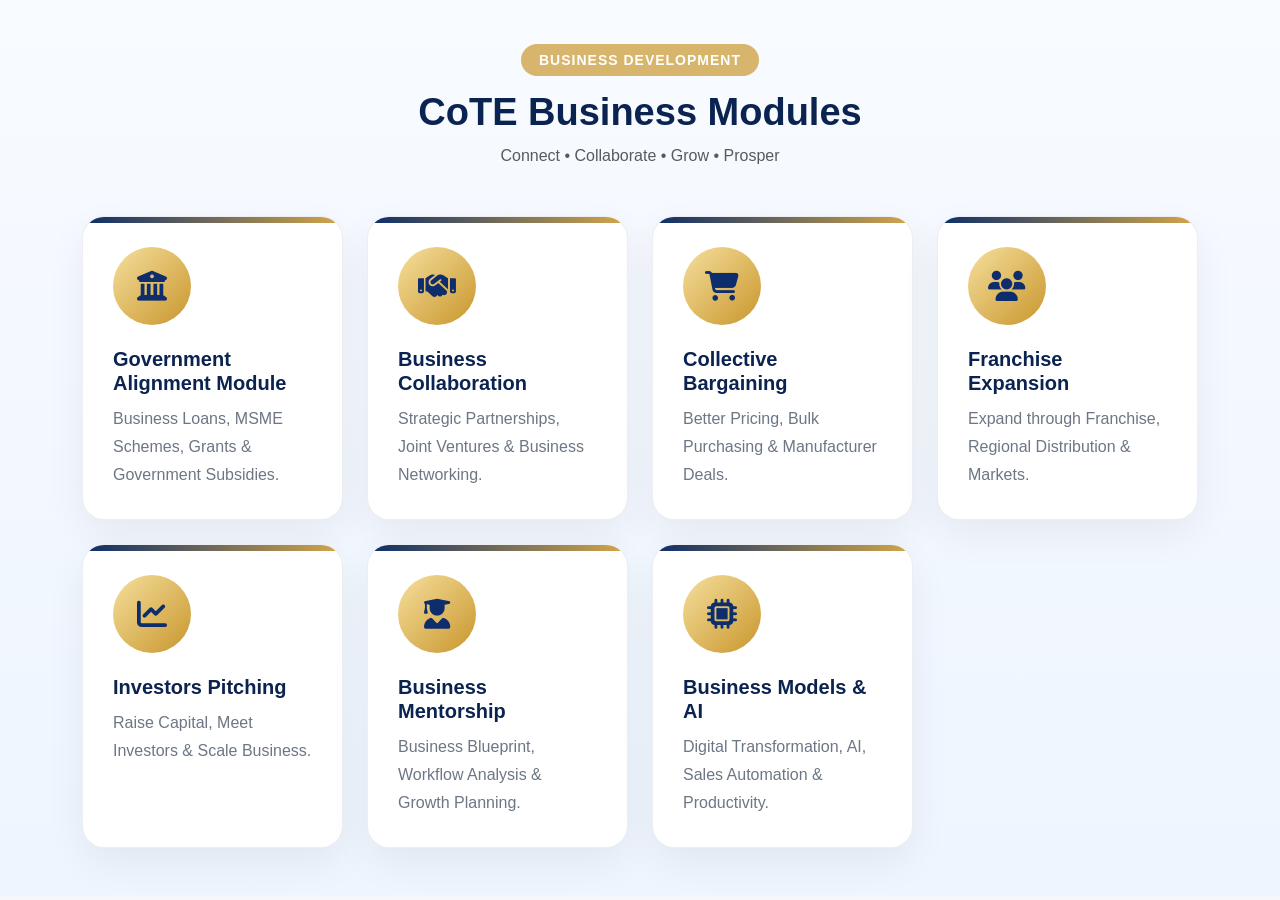
<file: index.html>
<!DOCTYPE html>
<html lang="en">
<head>
    <meta charset="UTF-8">
    <meta name="viewport" content="width=device-width, initial-scale=1.0">
    <title>Document</title>
    <link href="https://cdn.jsdelivr.net/npm/bootstrap@5.3.3/dist/css/bootstrap.min.css" rel="stylesheet">
<link rel="stylesheet" href="https://cdnjs.cloudflare.com/ajax/libs/font-awesome/6.5.2/css/all.min.css">
<link rel="stylesheet" href="style.css">
</head>
<body>
    <section class="module-section py-5">

    <div class="container">

        <div class="text-center mb-5">

            <span class="sub-title">
                BUSINESS DEVELOPMENT
            </span>

            <h2 class="section-title">
                CoTE Business Modules
            </h2>

            <p class="text-muted">
                Connect • Collaborate • Grow • Prosper
            </p>

        </div>

        <div class="row g-4">

            <!-- Card -->
           <div class="col-xl-3 col-lg-4 col-md-6">

    <a href="scheme-dashboard.html" class="text-decoration-none d-block">

        <div class="module-card">

            <div class="icon-box">
                <i class="fa-solid fa-building-columns"></i>
            </div>

            <div class="content">
                <h5>Government Alignment Module</h5>
                <p>Business Loans, MSME Schemes, Grants & Government Subsidies.</p>
            </div>

        </div>

    </a>

</div>

            <!-- Card -->
           <div class="col-xl-3 col-lg-4 col-md-6">
    <a href="collaboration-dashboard.html" class="text-decoration-none">
        <div class="module-card">
            <div class="icon-box">
                <i class="fa-solid fa-handshake"></i>
            </div>

            <div class="content">
                <h5>Business Collaboration</h5>
                <p>Strategic Partnerships, Joint Ventures &amp; Business Networking.</p>
            </div>
        </div>
    </a>
</div>

            <!-- Card -->
           <div class="col-xl-3 col-lg-4 col-md-6">

    <a href="marketplace-dashboard.html" class="text-decoration-none d-block">

        <div class="module-card">

            <div class="icon-box">
                <i class="fa-solid fa-cart-shopping"></i>
            </div>

            <div class="content">
                <h5>Collective Bargaining</h5>
                <p>Better Pricing, Bulk Purchasing & Manufacturer Deals.</p>
            </div>

        </div>

    </a>

</div>

            <!-- Card -->
           <!-- Card -->
<div class="col-xl-3 col-lg-4 col-md-6">
    <a href="investor-funding-dashboard.html" class="text-decoration-none">
        <div class="module-card">
            <div class="icon-box">
                <i class="fa-solid fa-users"></i>
            </div>

            <div class="content">
                <h5>Franchise Expansion</h5>
                <p>Expand through Franchise, Regional Distribution &amp; Markets.</p>
            </div>
        </div>
    </a>
</div>

            <!-- Card -->
           <div class="col-xl-3 col-lg-4 col-md-6">
    <a href="franchise-network-dashboard.html" class="text-decoration-none">
        <div class="module-card">
            <div class="icon-box">
                <i class="fa-solid fa-chart-line"></i>
            </div>

            <div class="content">
                <h5>Investors Pitching</h5>
                <p>Raise Capital, Meet Investors &amp; Scale Business.</p>
            </div>
        </div>
    </a>
</div>

            <!-- Card -->
           <div class="col-xl-3 col-lg-4 col-md-6">
    <a href="cote-dashboard.html" class="text-decoration-none">
        <div class="module-card">
            <div class="icon-box">
                <i class="fa-solid fa-user-graduate"></i>
            </div>

            <div class="content">
                <h5>Business Mentorship</h5>
                <p>Business Blueprint, Workflow Analysis &amp; Growth Planning.</p>
            </div>
        </div>
    </a>
</div>

            <!-- Card -->
           <div class="col-xl-3 col-lg-4 col-md-6">
    <a href="business-aitechnology.html" class="text-decoration-none">
        <div class="module-card">
            <div class="icon-box">
                <i class="fa-solid fa-microchip"></i>
            </div>

            <div class="content">
                <h5>Business Models & AI</h5>
                <p>Digital Transformation, AI, Sales Automation &amp; Productivity.</p>
            </div>
        </div>
    </a>
</div>
</section>
<script>

document.querySelectorAll(".module-card").forEach(card=>{

card.addEventListener("mousemove",(e)=>{

const x=e.offsetX;
const y=e.offsetY;

card.style.background=
`radial-gradient(circle at ${x}px ${y}px,#ffffff,#f5f9ff)`;

});

card.addEventListener("mouseleave",()=>{

card.style.background="#fff";

});

});

</script>
</body>
</html>
</file>
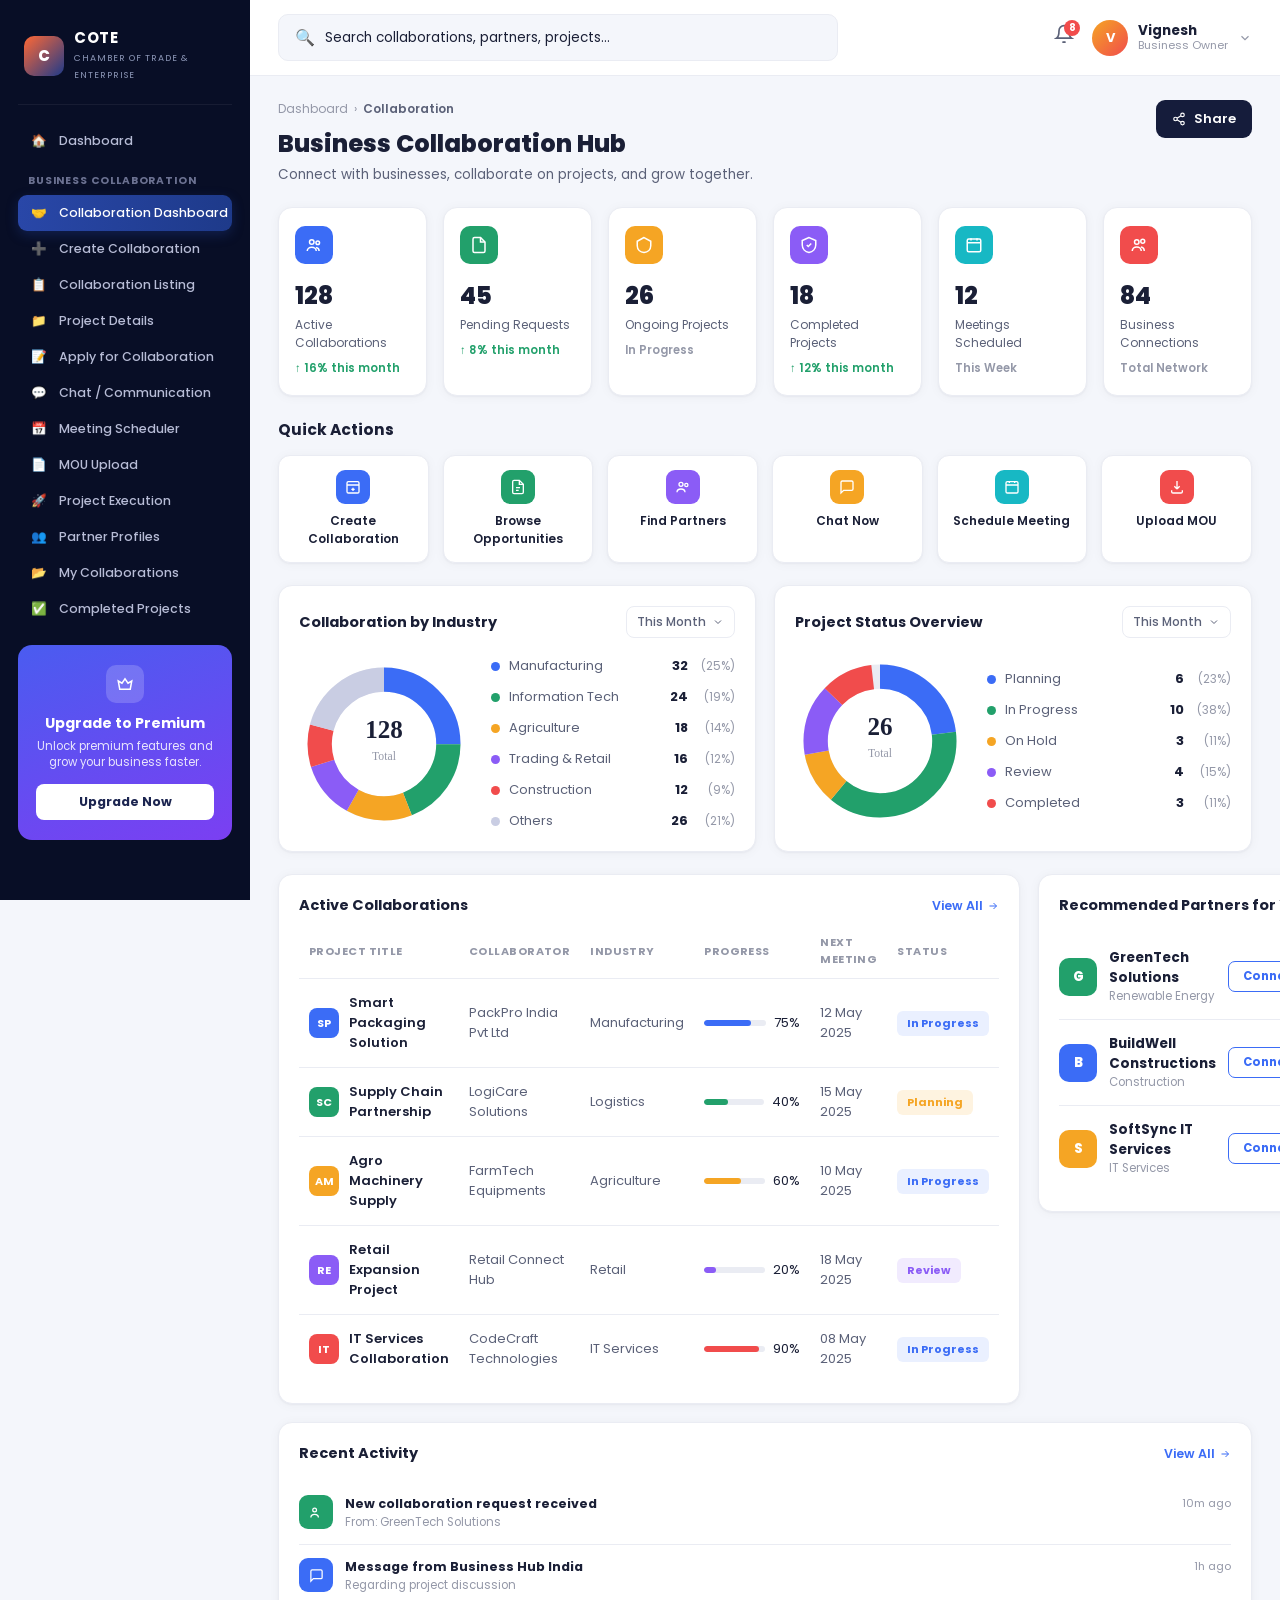
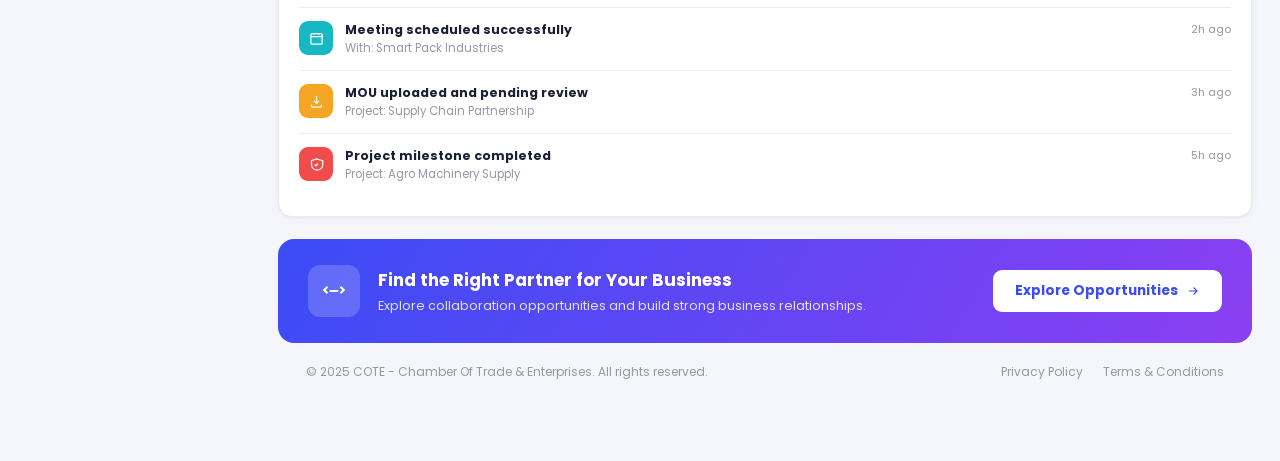
<file: collaboration-dashboard.html>
<!DOCTYPE html>
<html lang="en">
<head>
<meta charset="UTF-8">
<meta name="viewport" content="width=device-width, initial-scale=1.0">
<title>COTE — Business Collaboration Hub</title>
<link rel="preconnect" href="https://fonts.googleapis.com">
<link href="https://fonts.googleapis.com/css2?family=Poppins:wght@400;500;600;700;800&display=swap" rel="stylesheet">
<style>
  :root{
     --navy-dark:#0B1436;
    --navy-darker:#080E26;
    --navy:#151c3b;
    --navy-2:#1c2550;
    --bg:#F4F6FB;
    --blue:#3b6cf6;
    --blue-light:#eaf0ff;
    --green:#22a06b;
    --green-light:#e6f7ee;
    --orange:#f5a524;
    --orange-light:#fef3e0;
    --purple:#8b5cf6;
    --purple-light:#f1ebfe;
    --teal:#17b8c4;
    --teal-light:#e3f8fa;
    --red:#f14c4c;
    --red-light:#fde9e9;
    --text-dark:#1a1f36;
    --text-mid:#5b6178;
    --text-light:#9498a8;
    --bg:#f4f6fb;
    --card-bg:#ffffff;
    --border:#eaecf3;
    --radius:14px;
    --shadow: 0 1px 2px rgba(20,25,60,.04), 0 1px 12px rgba(20,25,60,.04);
    font-size:16px;
  }
  *{box-sizing:border-box; margin:0; padding:0;}
  body{
    font-family:'Poppins',sans-serif;
    background:var(--bg);
    color:var(--text-dark);
    -webkit-font-smoothing:antialiased;
  }
  a{text-decoration:none; color:inherit;}
  button{font-family:inherit; cursor:pointer; border:none; background:none;}

  /* ===== Layout ===== */
  .app{
    display:grid;
    grid-template-columns:250px 1fr;
    min-height:100vh;
  }

  /* ===== Sidebar ===== */
   .sidebar{
    background:var(--navy-darker);color:#CBD5E1;padding:24px 18px 20px;
    display:flex;flex-direction:column;position:sticky;top:0;height:100vh;
    overflow-y:auto;z-index:100;transition:transform .3s ease;
  }
  .sidebar::-webkit-scrollbar{width:5px;}
  .sidebar::-webkit-scrollbar-thumb{background:#232C4A;border-radius:10px;}
 .brand{
    display:flex;align-items:center;gap:10px;
    padding:6px 6px 22px;
    border-bottom:1px solid rgba(255,255,255,0.06);
    margin-bottom:18px;
  }
  .brand .logo-mark{
    width:40px;height:40px;border-radius:10px;
    background:linear-gradient(135deg,#FF6835,#1E3A8A);
    display:flex;align-items:center;justify-content:center;
    font-weight:800;color:#fff;font-size:15px;letter-spacing:.5px;
    flex-shrink:0;
  }
  .brand .brand-text{line-height:1.1;}
  .brand .brand-text b{display:block;font-size:15px;color:#fff;letter-spacing:.5px;}
  .brand .brand-text span{font-size:9px;color:#8B95B5;letter-spacing:1px;text-transform:uppercase;}

  .nav-group-label{
    font-size:10.5px;
    letter-spacing:.08em;
    color:#6b7191;
    font-weight:700;
    padding:14px 10px 6px;
  }
  .nav{display:flex; flex-direction:column; gap:2px;}
  .nav-item{
    display:flex;align-items:center;gap:11px;
    padding:9px 12px;
    border-radius:9px;
    font-size:12.5px;
    font-weight:500;
    color:#b7bcd6;
    transition:background .15s, color .15s;
    white-space:nowrap;
  }
  .nav-item .ic{
    width:18px;height:18px;flex-shrink:0;
    display:flex;align-items:center;justify-content:center;
  }
  .nav-item:hover{background:rgba(255,255,255,0.05);color:#fff;}
  .nav-item.active{
    background:linear-gradient(93deg,#2947A8,#1E3A8A);
    color:#fff;
    box-shadow:0 4px 12px rgba(30,58,138,0.4);
  }
  .nav-item svg{width:17px;height:17px; flex-shrink:0; opacity:.85;}
  .nav-item:hover{background:#1f2856; color:#fff;}
  /* .nav-item.active{background:var(--blue); color:#fff;} */
  .nav-item.active svg{opacity:1;}

  .upgrade-card{
    margin-top:auto;
    background:linear-gradient(160deg,#4a5cf0,#7b3ff2);
    border-radius:14px;
    padding:20px 18px;
    text-align:center;
    color:#fff;
    margin-top:18px;
  }
  .upgrade-card .icon{
    width:38px;height:38px;background:rgba(255,255,255,.18);
    border-radius:10px;display:flex;align-items:center;justify-content:center;
    margin:0 auto 10px;
  }
  .upgrade-card h4{font-size:14px; margin-bottom:4px;}
  .upgrade-card p{font-size:11.5px; opacity:.85; line-height:1.4; margin-bottom:14px;}
  .upgrade-card button{
    background:#fff; color:var(--navy-2); font-weight:700; font-size:12.5px;
    padding:9px 0; width:100%; border-radius:8px;
  }

  /* ===== Main ===== */
  .main{min-width:0;}
  .topbar{
    display:flex;align-items:center;gap:16px;
    padding:14px 28px;
    background:#fff;
    border-bottom:1px solid var(--border);
    position:sticky; top:0; z-index:50;
  }
  .hamburger{display:none; color:var(--text-mid);}
  .hamburger svg{width:22px;height:22px;}
  .search-box{
    flex:1;
    display:flex;align-items:center;gap:10px;
    background:var(--bg);
    border:1px solid var(--border);
    border-radius:10px;
    padding:10px 16px;
    max-width:560px;
  }
  .search-box input{
    border:none;background:transparent;outline:none;
    font-size:13.5px;width:100%;color:var(--text-dark);
    font-family:inherit;
  }
  .search-box input::placeholder{color:var(--text-soft);}
  .topbar-right{display:flex;align-items:center;gap:18px; margin-left:auto;}
  .bell{position:relative; color:var(--text-mid);}
  .bell svg{width:20px;height:20px;}
  .bell .dot{
    position:absolute; top:-4px; right:-6px;
    background:var(--red); color:#fff; font-size:9.5px; font-weight:700;
    width:16px;height:16px;border-radius:50%;
    display:flex;align-items:center;justify-content:center;
  }
  .user{display:flex;align-items:center;gap:10px;}
  .avatar{
    width:36px;height:36px;border-radius:50%;
    background:linear-gradient(135deg,#f5a524,#f14c4c);
    display:flex;align-items:center;justify-content:center;color:#fff;font-weight:700;font-size:13px;
  }
  .user-info{line-height:1.2; white-space:nowrap;}
  .user-info .uname{font-size:13.5px;font-weight:700;}
  .user-info .urole{font-size:11px;color:var(--text-light);}
  .chev{width:14px;height:14px;color:var(--text-light);}

  .content{padding:24px 28px 60px;}

  .page-head{
    display:flex; justify-content:space-between; align-items:flex-start;
    flex-wrap:wrap; gap:14px;
    margin-bottom:22px;
  }
  .page-head h1{font-size:24px; font-weight:800; margin-bottom:4px;}
  .page-head p{color:var(--text-mid); font-size:13.5px;}
  .crumb{font-size:12px; color:var(--text-light); margin-bottom:8px;}
  .crumb b{color:var(--text-mid); font-weight:600;}
  .head-right{display:flex; flex-direction:column; align-items:flex-end; gap:10px;}
  .share-btn{
    display:flex; align-items:center; gap:8px;
    background:var(--navy); color:#fff; font-weight:600; font-size:13px;
    padding:9px 16px; border-radius:9px;
  }
  .share-btn svg{width:14px;height:14px;}

  /* ===== Stat cards ===== */
  .stats-grid{
    display:grid;
    grid-template-columns:repeat(6,1fr);
    gap:16px;
    margin-bottom:22px;
  }
  .stat-card{
    background:var(--card-bg);
    border-radius:var(--radius);
    padding:18px 16px;
    box-shadow:var(--shadow);
    border:1px solid var(--border);
  }
  .stat-icon{
    width:38px;height:38px;border-radius:10px;
    display:flex;align-items:center;justify-content:center;
    margin-bottom:14px;
  }
  .stat-icon svg{width:18px;height:18px;color:#fff;}
  .stat-num{font-size:24px; font-weight:800; margin-bottom:3px;}
  .stat-label{font-size:12px; color:var(--text-mid); margin-bottom:8px;}
  .stat-delta{font-size:11.5px; font-weight:600; color:var(--green); display:flex; align-items:center; gap:3px;}
  .stat-delta.neutral{color:var(--text-light);}

  .bg-blue{background:var(--blue);} .bg-green{background:var(--green);}
  .bg-orange{background:var(--orange);} .bg-purple{background:var(--purple);}
  .bg-teal{background:var(--teal);} .bg-red{background:var(--red);}

  /* ===== Quick actions ===== */
  .section-title{font-size:15.5px; font-weight:700; margin-bottom:14px;}
  .quick-actions{
    display:grid;
    grid-template-columns:repeat(6,1fr);
    gap:14px;
    margin-bottom:22px;
  }
  .qa-btn{
    background:#fff; border:1px solid var(--border); border-radius:12px;
    padding:14px 10px; display:flex; flex-direction:column; align-items:center; gap:8px;
    font-size:12px; font-weight:600; color:var(--text-dark);
    box-shadow:var(--shadow);
    transition:transform .12s, box-shadow .12s;
  }
  .qa-btn:hover{transform:translateY(-2px); box-shadow:0 4px 16px rgba(20,25,60,.08);}
  .qa-icon{width:34px;height:34px;border-radius:9px;display:flex;align-items:center;justify-content:center;}
  .qa-icon svg{width:16px;height:16px;}

  /* ===== two-col charts ===== */
  .charts-row{
    display:grid;
    grid-template-columns:1fr 1fr;
    gap:18px;
    margin-bottom:22px;
    align-items:stretch;
  }
  .panel{
    background:#fff; border:1px solid var(--border); border-radius:var(--radius);
    padding:20px; box-shadow:var(--shadow);
  }
  .panel-head{display:flex; justify-content:space-between; align-items:center; margin-bottom:18px;}
  .panel-head h3{font-size:14.5px; font-weight:700;}
  .filter-pill{
    display:flex; align-items:center; gap:6px;
    border:1px solid var(--border); border-radius:8px;
    padding:6px 10px; font-size:12px; color:var(--text-mid); font-weight:500;
  }
  .filter-pill svg{width:12px;height:12px;}
  .link{color:var(--blue); font-size:12.5px; font-weight:600; display:flex; align-items:center; gap:4px;}
  .link svg{width:12px;height:12px;}

  .donut-wrap{display:flex; align-items:center; gap:22px; flex-wrap:wrap;}
  .donut-legend{flex:1; min-width:180px; display:flex; flex-direction:column; gap:11px;}
  .legend-row{display:flex; align-items:center; font-size:13px; gap:9px;}
  .legend-dot{width:9px;height:9px;border-radius:50%; flex-shrink:0;}
  .legend-name{flex:1; color:var(--text-mid);}
  .legend-val{font-weight:700;}
  .legend-pct{color:var(--text-light); font-size:11.5px; width:38px; text-align:right;}

  /* ===== Tables ===== */
  .table-row-section{
    display:grid;
    grid-template-columns:2.1fr 1fr;
    gap:18px;
    align-items:start;
  }
  .table-wrap{overflow-x:auto;}
  table{
    width:100%;
    border-collapse:collapse;
    min-width:100%;
}
  thead th{
    text-align:left; font-size:11px; text-transform:uppercase; letter-spacing:.04em;
    color:var(--text-light); font-weight:700; padding:0 10px 10px; border-bottom:1px solid var(--border);
  }
  tbody td{padding:14px 10px; font-size:13px; border-bottom:1px solid var(--border); vertical-align:middle;}
  tbody tr:last-child td{border-bottom:none;}
  .proj-cell{display:flex; align-items:center; gap:10px; font-weight:600;}
  .proj-avatar{
    width:30px;height:30px;border-radius:8px; flex-shrink:0;
    display:flex;align-items:center;justify-content:center;color:#fff;font-weight:700;font-size:11px;
  }
  .progress-cell{display:flex; align-items:center; gap:8px;}
  .progress-bar{flex:1; height:6px; background:var(--border); border-radius:4px; overflow:hidden; min-width:60px;}
  .progress-fill{height:100%; border-radius:4px;}
  .badge{
    display:inline-block; padding:4px 10px; border-radius:6px; font-size:11px; font-weight:700; white-space:nowrap;
  }
  .badge.progress{background:var(--blue-light); color:var(--blue);}
  .badge.planning{background:var(--orange-light); color:var(--orange);}
  .badge.review{background:var(--purple-light); color:var(--purple);}
  .badge.completed{background:var(--green-light); color:var(--green);}
  .muted{color:var(--text-mid);}

  /* recommended partners */
  .partner-row{
    display:flex; align-items:center; gap:12px;
    padding:14px 0; border-bottom:1px solid var(--border);
  }
  .partner-row:last-child{border-bottom:none;}
  .partner-logo{
    width:38px;height:38px;border-radius:10px; flex-shrink:0;
    display:flex;align-items:center;justify-content:center;font-weight:800;font-size:13px;color:#fff;
  }
  .partner-info{flex:1; min-width:0;}
  .partner-info .pname{font-size:13.5px; font-weight:700;}
  .partner-info .pcat{font-size:11.5px; color:var(--text-light);}
  .connect-btn{
    border:1px solid var(--blue); color:var(--blue); font-weight:700; font-size:11.5px;
    padding:6px 14px; border-radius:7px; flex-shrink:0;
    transition:background .15s, color .15s;
  }
  .connect-btn:hover{background:var(--blue); color:#fff;}

  .activity-row{display:flex; gap:12px; padding:13px 0; border-bottom:1px solid var(--border);}
  .activity-row:last-child{border-bottom:none;}
  .act-icon{
    width:34px;height:34px;border-radius:9px; flex-shrink:0;
    display:flex;align-items:center;justify-content:center;
  }
  .act-icon svg{width:15px;height:15px;color:#fff;}
  .act-body{flex:1; min-width:0;}
  .act-body .at{font-size:12.5px; font-weight:700;}
  .act-body .as{font-size:11.5px; color:var(--text-light); margin-top:1px;}
  .act-time{font-size:11px; color:var(--text-light); white-space:nowrap;}

  /* CTA banner */
  .cta-banner{
    margin-top:22px;
    background:linear-gradient(120deg,#3b4cf6,#8b3ff2);
    border-radius:16px;
    padding:26px 30px;
    display:flex; align-items:center; justify-content:space-between; gap:20px;
    color:#fff; flex-wrap:wrap;
  }
  .cta-left{display:flex; align-items:center; gap:18px;}
  .cta-icon{
    width:52px;height:52px;background:rgba(255,255,255,.18);border-radius:12px;
    display:flex;align-items:center;justify-content:center; flex-shrink:0;
  }
  .cta-icon svg{width:26px;height:26px;}
  .cta-left h3{font-size:17px; margin-bottom:4px;}
  .cta-left p{font-size:12.5px; opacity:.85;}
  .cta-btn{
    background:#fff; color:#3b4cf6; font-weight:700; font-size:13.5px;
    padding:11px 22px; border-radius:9px; display:flex; align-items:center; gap:8px; white-space:nowrap;
  }
  .cta-btn svg{width:14px;height:14px;}

  footer{
    display:flex; justify-content:space-between; align-items:center;
    padding:20px 28px; color:var(--text-light); font-size:12px; flex-wrap:wrap; gap:8px;
  }
  footer .flinks{display:flex; gap:20px;}

  /* ===== overlay for mobile sidebar ===== */
  .overlay{
    display:none; position:fixed; inset:0; background:rgba(10,14,35,.5); z-index:55;
  }
  .overlay.show{display:block;}
 
  /* ===================== RESPONSIVE ===================== */
  /* @media (max-width:1180px){
    .stats-grid{grid-template-columns:repeat(3,1fr);}
    .quick-actions{grid-template-columns:repeat(3,1fr);}
    .charts-row{grid-template-columns:1fr;}
    .table-row-section{grid-template-columns:1fr;}
  }

  @media (max-width:860px){
    .app{grid-template-columns:1fr;}
    .sidebar{
      position:fixed; left:0; top:0; height:100vh; width:250px;
      transform:translateX(-100%);
      transition:transform .25s ease;
    }
    .sidebar.open{transform:translateX(0);}
    .hamburger{display:flex; align-items:center;}
    .topbar{padding:12px 16px; gap:12px;}
    .content{padding:18px 16px 44px;}
    .page-head{flex-direction:column;}
    .head-right{align-items:flex-start;}
    .user-info{display:none;}
    .search-box{max-width:none;}
  }

  @media (max-width:600px){
    .stats-grid{grid-template-columns:repeat(2,1fr);}
    .quick-actions{grid-template-columns:repeat(2,1fr);}
    .cta-banner{flex-direction:column; align-items:flex-start;}
    .cta-btn{width:100%; justify-content:center;}
    .page-head h1{font-size:20px;}
    footer{flex-direction:column; align-items:flex-start;}
  }

  @media (max-width:420px){
    .stats-grid{grid-template-columns:1fr 1fr;}
    .stat-num{font-size:20px;}
  }
  */
@media (max-width:1180px){
    .stats-grid{
        grid-template-columns:repeat(3,1fr);
    }

    .quick-actions{
        grid-template-columns:repeat(3,1fr);
    }

    .charts-row{
        grid-template-columns:1fr;
    }

    .table-row-section{
        grid-template-columns:1fr;
    }

    .table-wrap{
        overflow-x:auto;
    }
}

@media (max-width:860px){

    .app{
        grid-template-columns:1fr;
    }

    .sidebar{
        position:fixed;
        left:0;
        top:0;
        height:100vh;
        width:250px;
        transform:translateX(-100%);
        transition:.25s;
    }

    .sidebar.open{
        transform:translateX(0);
    }

    .hamburger{
        display:flex;
        align-items:center;
    }

    .topbar{
        padding:12px 16px;
        gap:12px;
    }

    .content{
        padding:18px 16px 44px;
    }

    .page-head{
        flex-direction:column;
    }

    .head-right{
        align-items:flex-start;
    }

    .user-info{
        display:none;
    }

    .search-box{
        max-width:none;
    }

    /* Mobile Table */

    .table-wrap{
        overflow:visible;
    }

    table,
    thead,
    tbody,
    th,
    td,
    tr{
        display:block;
        width:100%;
    }

    thead{
        display:none;
    }

    tbody tr{
        background:#fff;
        border:1px solid #e8edf7;
        border-radius:15px;
        padding:18px;
        margin-bottom:18px;
        box-shadow:0 5px 18px rgba(0,0,0,.06);
    }

    tbody td{
        display:flex;
        justify-content:space-between;
        align-items:center;
        border:none;
        padding:8px 0;
        font-size:14px;
    }

    tbody td::before{
        font-weight:600;
        color:#666;
    }

    tbody td:nth-child(1)::before{
        content:"Project";
    }

    tbody td:nth-child(2)::before{
        content:"Collaborator";
    }

    tbody td:nth-child(3)::before{
        content:"Industry";
    }

    tbody td:nth-child(4)::before{
        content:"Progress";
    }

    tbody td:nth-child(5)::before{
        content:"Meeting";
    }

    tbody td:nth-child(6)::before{
        content:"Status";
    }

    .proj-cell{
        width:100%;
        justify-content:flex-end;
    }

    .progress-cell{
        width:60%;
    }

}

@media (max-width:600px){

    .stats-grid{
        grid-template-columns:1fr;
    }

    .quick-actions{
        grid-template-columns:repeat(2,1fr);
    }

    .cta-banner{
        flex-direction:column;
        align-items:flex-start;
    }

    .cta-btn{
        width:100%;
        justify-content:center;
    }

    .page-head h1{
        font-size:20px;
    }

    footer{
        flex-direction:column;
        align-items:flex-start;
    }

}

@media (max-width:420px){

    .stats-grid{
        grid-template-columns:1fr;
    }

    .quick-actions{
        grid-template-columns:1fr;
    }

    .stat-num{
        font-size:20px;
    }

}
}
  @media (max-width:860px){

table{
    min-width:100%;
}

.table-wrap{
    overflow-x:hidden;
}

.main{
    overflow-x:hidden;
}

.content{
    overflow-x:hidden;
}

body{
    overflow-x:hidden;
}

}
</style>
</head>
<body>

<div class="overlay" id="overlay"></div>

<div class="app">
  <!-- ============ SIDEBAR ============ -->
  <aside class="sidebar" id="sidebar">
    <div class="brand">
      <div class="logo-mark">C</div>
      <div class="brand-text"><b>COTE</b><span>Chamber of Trade &amp; Enterprise</span></div>
    </div>

 <a class="nav-item" href="#"><span class="ic">🏠</span> Dashboard</a>

<div class="nav-group-label">BUSINESS COLLABORATION</div>

<a class="nav-item active" href="#"><span class="ic">🤝</span> Collaboration Dashboard</a>

<a class="nav-item" href="#"><span class="ic">➕</span> Create Collaboration</a>

<a class="nav-item" href="#"><span class="ic">📋</span> Collaboration Listing</a>

<a class="nav-item" href="#"><span class="ic">📁</span> Project Details</a>

<a class="nav-item" href="#"><span class="ic">📝</span> Apply for Collaboration</a>

<a class="nav-item" href="#"><span class="ic">💬</span> Chat / Communication</a>

<a class="nav-item" href="#"><span class="ic">📅</span> Meeting Scheduler</a>

<a class="nav-item" href="#"><span class="ic">📄</span> MOU Upload</a>

<a class="nav-item" href="#"><span class="ic">🚀</span> Project Execution</a>

<a class="nav-item" href="#"><span class="ic">👥</span> Partner Profiles</a>

<a class="nav-item" href="#"><span class="ic">📂</span> My Collaborations</a>

<a class="nav-item" href="#"><span class="ic">✅</span> Completed Projects</a>

    <div class="upgrade-card">
      <div class="icon">
        <svg width="18" height="18" viewBox="0 0 24 24" fill="none" stroke="#fff" stroke-width="2"><path d="M3 8l5 3 4-6 4 6 5-3-2 11H5z"/></svg>
      </div>
      <h4>Upgrade to Premium</h4>
      <p>Unlock premium features and grow your business faster.</p>
      <button>Upgrade Now</button>
    </div>
  </aside>

  <!-- ============ MAIN ============ -->
  <div class="main">
    <div class="topbar">
      <button class="hamburger" id="hamburger" aria-label="Open menu">
        <svg viewBox="0 0 24 24" fill="none" stroke="currentColor" stroke-width="2"><path d="M3 6h18M3 12h18M3 18h18"/></svg>
      </button>
      <div class="search-box">
        <span>🔍</span>
        <input type="text" placeholder="Search collaborations, partners, projects...">
      </div>
      <div class="topbar-right">
        <div class="bell"><svg viewBox="0 0 24 24" fill="none" stroke="currentColor" stroke-width="2"><path d="M18 8a6 6 0 0 0-12 0c0 7-3 9-3 9h18s-3-2-3-9"/><path d="M13.7 21a2 2 0 0 1-3.4 0"/></svg><span class="dot">8</span></div>
        <div class="user">
          <div class="avatar">V</div>
          <div class="user-info">
            <div class="uname">Vignesh</div>
            <div class="urole">Business Owner</div>
          </div>
          <svg class="chev" viewBox="0 0 24 24" fill="none" stroke="currentColor" stroke-width="2"><path d="m6 9 6 6 6-6"/></svg>
        </div>
      </div>
    </div>

    <div class="content">
      <div class="page-head">
        <div>
          <div class="crumb">Dashboard &nbsp;›&nbsp; <b>Collaboration</b></div>
          <h1>Business Collaboration Hub</h1>
          <p>Connect with businesses, collaborate on projects, and grow together.</p>
        </div>
        <div class="head-right">
          <button class="share-btn">
            <svg viewBox="0 0 24 24" fill="none" stroke="currentColor" stroke-width="2"><circle cx="18" cy="5" r="3"/><circle cx="6" cy="12" r="3"/><circle cx="18" cy="19" r="3"/><path d="M8.6 10.6 15.4 6.4M8.6 13.4l6.8 4.2"/></svg>
            Share
          </button>
        </div>
      </div>

      <!-- STAT CARDS -->
      <div class="stats-grid">
        <div class="stat-card">
          <div class="stat-icon bg-blue"><svg viewBox="0 0 24 24" fill="none" stroke="#fff" stroke-width="2"><circle cx="9" cy="8" r="3"/><path d="M3 20c0-3 2.7-5 6-5s6 2 6 5"/><circle cx="17" cy="9" r="2.4"/><path d="M14.5 15.4c2.5.3 4.3 1.9 4.3 4.6"/></svg></div>
          <div class="stat-num">128</div>
          <div class="stat-label">Active Collaborations</div>
          <div class="stat-delta">↑ 16% this month</div>
        </div>
        <div class="stat-card">
          <div class="stat-icon bg-green"><svg viewBox="0 0 24 24" fill="none" stroke="#fff" stroke-width="2"><path d="M14 2H6a2 2 0 0 0-2 2v16a2 2 0 0 0 2 2h12a2 2 0 0 0 2-2V8z"/><path d="M14 2v6h6"/></svg></div>
          <div class="stat-num">45</div>
          <div class="stat-label">Pending Requests</div>
          <div class="stat-delta">↑ 8% this month</div>
        </div>
        <div class="stat-card">
          <div class="stat-icon bg-orange"><svg viewBox="0 0 24 24" fill="none" stroke="#fff" stroke-width="2"><path d="M12 2 3 7v6c0 5 4 8.5 9 9 5-.5 9-4 9-9V7z"/></svg></div>
          <div class="stat-num">26</div>
          <div class="stat-label">Ongoing Projects</div>
          <div class="stat-delta neutral">In Progress</div>
        </div>
        <div class="stat-card">
          <div class="stat-icon bg-purple"><svg viewBox="0 0 24 24" fill="none" stroke="#fff" stroke-width="2"><path d="M12 2 3 6v6c0 5 4 9 9 10 5-1 9-5 9-10V6z"/><path d="m9 12 2 2 4-4"/></svg></div>
          <div class="stat-num">18</div>
          <div class="stat-label">Completed Projects</div>
          <div class="stat-delta">↑ 12% this month</div>
        </div>
        <div class="stat-card">
          <div class="stat-icon bg-teal"><svg viewBox="0 0 24 24" fill="none" stroke="#fff" stroke-width="2"><rect x="3" y="4" width="18" height="17" rx="2"/><path d="M3 9h18M8 3v3M16 3v3"/></svg></div>
          <div class="stat-num">12</div>
          <div class="stat-label">Meetings Scheduled</div>
          <div class="stat-delta neutral">This Week</div>
        </div>
        <div class="stat-card">
          <div class="stat-icon bg-red"><svg viewBox="0 0 24 24" fill="none" stroke="#fff" stroke-width="2"><circle cx="9" cy="8" r="3"/><circle cx="17" cy="7" r="2.6"/><path d="M3 20c0-3.3 2.7-5.5 6-5.5s6 2.2 6 5.5"/><path d="M14.5 14.7c2.6.3 4.5 2.2 4.5 5.3"/></svg></div>
          <div class="stat-num">84</div>
          <div class="stat-label">Business Connections</div>
          <div class="stat-delta neutral">Total Network</div>
        </div>
      </div>

      <!-- QUICK ACTIONS -->
      <div class="section-title">Quick Actions</div>
      <div class="quick-actions">
        <button class="qa-btn"><div class="qa-icon bg-blue"><svg viewBox="0 0 24 24" fill="none" stroke="#fff" stroke-width="2"><rect x="3" y="4" width="18" height="17" rx="2"/><path d="M3 9h18M12 13v5M9.5 15.5h5"/></svg></div>Create Collaboration</button>
        <button class="qa-btn"><div class="qa-icon bg-green"><svg viewBox="0 0 24 24" fill="none" stroke="#fff" stroke-width="2"><path d="M14 2H6a2 2 0 0 0-2 2v16a2 2 0 0 0 2 2h12a2 2 0 0 0 2-2V8z"/><path d="M14 2v6h6M9 13h6M9 17h4"/></svg></div>Browse Opportunities</button>
        <button class="qa-btn"><div class="qa-icon bg-purple"><svg viewBox="0 0 24 24" fill="none" stroke="#fff" stroke-width="2"><circle cx="9" cy="8" r="3"/><circle cx="17" cy="9" r="2.4"/><path d="M3 20c0-3 2.7-5 6-5s6 2 6 5"/></svg></div>Find Partners</button>
        <button class="qa-btn"><div class="qa-icon bg-orange"><svg viewBox="0 0 24 24" fill="none" stroke="#fff" stroke-width="2"><path d="M21 15a2 2 0 0 1-2 2H7l-4 4V5a2 2 0 0 1 2-2h14a2 2 0 0 1 2 2z"/></svg></div>Chat Now</button>
        <button class="qa-btn"><div class="qa-icon bg-teal"><svg viewBox="0 0 24 24" fill="none" stroke="#fff" stroke-width="2"><rect x="3" y="4" width="18" height="17" rx="2"/><path d="M3 9h18M8 3v3M16 3v3"/></svg></div>Schedule Meeting</button>
        <button class="qa-btn"><div class="qa-icon bg-red"><svg viewBox="0 0 24 24" fill="none" stroke="#fff" stroke-width="2"><path d="M12 3v12m0 0 4-4m-4 4-4-4"/><path d="M4 17v2a2 2 0 0 0 2 2h12a2 2 0 0 0 2-2v-2"/></svg></div>Upload MOU</button>
      </div>

      <!-- CHARTS -->
      <div class="charts-row">
        <div class="panel">
          <div class="panel-head">
            <h3>Collaboration by Industry</h3>
            <div class="filter-pill">This Month <svg viewBox="0 0 24 24" fill="none" stroke="currentColor" stroke-width="2"><path d="m6 9 6 6 6-6"/></svg></div>
          </div>
          <div class="donut-wrap">
            <svg width="170" height="170" viewBox="0 0 42 42" style="flex-shrink:0">
              <circle cx="21" cy="21" r="15.9" fill="none" stroke="#eaecf3" stroke-width="6"></circle>
              <g id="industryDonut"></g>
              <text x="21" y="19.5" text-anchor="middle" font-size="6.2" font-weight="800" fill="#1a1f36" font-family="Inter">128</text>
              <text x="21" y="25" text-anchor="middle" font-size="2.9" fill="#9498a8" font-family="Inter">Total</text>
            </svg>
            <div class="donut-legend">
              <div class="legend-row"><span class="legend-dot" style="background:#3b6cf6"></span><span class="legend-name">Manufacturing</span><span class="legend-val">32</span><span class="legend-pct">(25%)</span></div>
              <div class="legend-row"><span class="legend-dot" style="background:#22a06b"></span><span class="legend-name">Information Tech</span><span class="legend-val">24</span><span class="legend-pct">(19%)</span></div>
              <div class="legend-row"><span class="legend-dot" style="background:#f5a524"></span><span class="legend-name">Agriculture</span><span class="legend-val">18</span><span class="legend-pct">(14%)</span></div>
              <div class="legend-row"><span class="legend-dot" style="background:#8b5cf6"></span><span class="legend-name">Trading &amp; Retail</span><span class="legend-val">16</span><span class="legend-pct">(12%)</span></div>
              <div class="legend-row"><span class="legend-dot" style="background:#f14c4c"></span><span class="legend-name">Construction</span><span class="legend-val">12</span><span class="legend-pct">(9%)</span></div>
              <div class="legend-row"><span class="legend-dot" style="background:#c9cde3"></span><span class="legend-name">Others</span><span class="legend-val">26</span><span class="legend-pct">(21%)</span></div>
            </div>
          </div>
        </div>

        <div class="panel">
          <div class="panel-head">
            <h3>Project Status Overview</h3>
            <div class="filter-pill">This Month <svg viewBox="0 0 24 24" fill="none" stroke="currentColor" stroke-width="2"><path d="m6 9 6 6 6-6"/></svg></div>
          </div>
          <div class="donut-wrap">
            <svg width="170" height="170" viewBox="0 0 42 42" style="flex-shrink:0">
              <circle cx="21" cy="21" r="15.9" fill="none" stroke="#eaecf3" stroke-width="6"></circle>
              <g id="statusDonut"></g>
              <text x="21" y="19.5" text-anchor="middle" font-size="6.2" font-weight="800" fill="#1a1f36" font-family="Inter">26</text>
              <text x="21" y="25" text-anchor="middle" font-size="2.9" fill="#9498a8" font-family="Inter">Total</text>
            </svg>
            <div class="donut-legend">
              <div class="legend-row"><span class="legend-dot" style="background:#3b6cf6"></span><span class="legend-name">Planning</span><span class="legend-val">6</span><span class="legend-pct">(23%)</span></div>
              <div class="legend-row"><span class="legend-dot" style="background:#22a06b"></span><span class="legend-name">In Progress</span><span class="legend-val">10</span><span class="legend-pct">(38%)</span></div>
              <div class="legend-row"><span class="legend-dot" style="background:#f5a524"></span><span class="legend-name">On Hold</span><span class="legend-val">3</span><span class="legend-pct">(11%)</span></div>
              <div class="legend-row"><span class="legend-dot" style="background:#8b5cf6"></span><span class="legend-name">Review</span><span class="legend-val">4</span><span class="legend-pct">(15%)</span></div>
              <div class="legend-row"><span class="legend-dot" style="background:#f14c4c"></span><span class="legend-name">Completed</span><span class="legend-val">3</span><span class="legend-pct">(11%)</span></div>
            </div>
          </div>
        </div>
      </div>

      <!-- TABLES -->
      <div class="table-row-section">
        <div class="panel">
          <div class="panel-head">
            <h3>Active Collaborations</h3>
            <a class="link" href="#">View All <svg viewBox="0 0 24 24" fill="none" stroke="currentColor" stroke-width="2"><path d="M5 12h14M13 6l6 6-6 6"/></svg></a>
          </div>
          <div class="table-wrap">
            <table>
              <thead>
                <tr><th>Project Title</th><th>Collaborator</th><th>Industry</th><th>Progress</th><th>Next Meeting</th><th>Status</th></tr>
              </thead>
              <tbody>
                <tr>
                  <td><div class="proj-cell"><div class="proj-avatar" style="background:#3b6cf6">SP</div>Smart Packaging Solution</div></td>
                  <td class="muted">PackPro India Pvt Ltd</td>
                  <td class="muted">Manufacturing</td>
                  <td><div class="progress-cell"><div class="progress-bar"><div class="progress-fill" style="width:75%;background:#3b6cf6"></div></div><span>75%</span></div></td>
                  <td class="muted">12 May 2025</td>
                  <td><span class="badge progress">In Progress</span></td>
                </tr>
                <tr>
                  <td><div class="proj-cell"><div class="proj-avatar" style="background:#22a06b">SC</div>Supply Chain Partnership</div></td>
                  <td class="muted">LogiCare Solutions</td>
                  <td class="muted">Logistics</td>
                  <td><div class="progress-cell"><div class="progress-bar"><div class="progress-fill" style="width:40%;background:#22a06b"></div></div><span>40%</span></div></td>
                  <td class="muted">15 May 2025</td>
                  <td><span class="badge planning">Planning</span></td>
                </tr>
                <tr>
                  <td><div class="proj-cell"><div class="proj-avatar" style="background:#f5a524">AM</div>Agro Machinery Supply</div></td>
                  <td class="muted">FarmTech Equipments</td>
                  <td class="muted">Agriculture</td>
                  <td><div class="progress-cell"><div class="progress-bar"><div class="progress-fill" style="width:60%;background:#f5a524"></div></div><span>60%</span></div></td>
                  <td class="muted">10 May 2025</td>
                  <td><span class="badge progress">In Progress</span></td>
                </tr>
                <tr>
                  <td><div class="proj-cell"><div class="proj-avatar" style="background:#8b5cf6">RE</div>Retail Expansion Project</div></td>
                  <td class="muted">Retail Connect Hub</td>
                  <td class="muted">Retail</td>
                  <td><div class="progress-cell"><div class="progress-bar"><div class="progress-fill" style="width:20%;background:#8b5cf6"></div></div><span>20%</span></div></td>
                  <td class="muted">18 May 2025</td>
                  <td><span class="badge review">Review</span></td>
                </tr>
                <tr>
                  <td><div class="proj-cell"><div class="proj-avatar" style="background:#f14c4c">IT</div>IT Services Collaboration</div></td>
                  <td class="muted">CodeCraft Technologies</td>
                  <td class="muted">IT Services</td>
                  <td><div class="progress-cell"><div class="progress-bar"><div class="progress-fill" style="width:90%;background:#f14c4c"></div></div><span>90%</span></div></td>
                  <td class="muted">08 May 2025</td>
                  <td><span class="badge progress">In Progress</span></td>
                </tr>
              </tbody>
            </table>
          </div>
        </div>

        <div class="panel">
          <div class="panel-head">
            <h3>Recommended Partners for You</h3>
          </div>
          <div class="partner-row">
            <div class="partner-logo" style="background:#22a06b">G</div>
            <div class="partner-info"><div class="pname">GreenTech Solutions</div><div class="pcat">Renewable Energy</div></div>
            <button class="connect-btn">Connect</button>
          </div>
          <div class="partner-row">
            <div class="partner-logo" style="background:#3b6cf6">B</div>
            <div class="partner-info"><div class="pname">BuildWell Constructions</div><div class="pcat">Construction</div></div>
            <button class="connect-btn">Connect</button>
          </div>
          <div class="partner-row">
            <div class="partner-logo" style="background:#f5a524">S</div>
            <div class="partner-info"><div class="pname">SoftSync IT Services</div><div class="pcat">IT Services</div></div>
            <button class="connect-btn">Connect</button>
          </div>
        </div>
      </div>

      <!-- RECENT ACTIVITY (full width below on mobile handled via grid) -->
      <div class="table-row-section" style="margin-top:18px; grid-template-columns:1fr;">
        <div class="panel">
          <div class="panel-head">
            <h3>Recent Activity</h3>
            <a class="link" href="#">View All <svg viewBox="0 0 24 24" fill="none" stroke="currentColor" stroke-width="2"><path d="M5 12h14M13 6l6 6-6 6"/></svg></a>
          </div>
          <div class="activity-row">
            <div class="act-icon bg-green"><svg viewBox="0 0 24 24" fill="none" stroke="#fff" stroke-width="2"><circle cx="9" cy="8" r="3"/><path d="M3 20c0-3 2.7-5 6-5s6 2 6 5"/></svg></div>
            <div class="act-body"><div class="at">New collaboration request received</div><div class="as">From: GreenTech Solutions</div></div>
            <div class="act-time">10m ago</div>
          </div>
          <div class="activity-row">
            <div class="act-icon bg-blue"><svg viewBox="0 0 24 24" fill="none" stroke="#fff" stroke-width="2"><path d="M21 15a2 2 0 0 1-2 2H7l-4 4V5a2 2 0 0 1 2-2h14a2 2 0 0 1 2 2z"/></svg></div>
            <div class="act-body"><div class="at">Message from Business Hub India</div><div class="as">Regarding project discussion</div></div>
            <div class="act-time">1h ago</div>
          </div>
          <div class="activity-row">
            <div class="act-icon bg-teal"><svg viewBox="0 0 24 24" fill="none" stroke="#fff" stroke-width="2"><rect x="3" y="4" width="18" height="17" rx="2"/><path d="M3 9h18M8 3v3M16 3v3"/></svg></div>
            <div class="act-body"><div class="at">Meeting scheduled successfully</div><div class="as">With: Smart Pack Industries</div></div>
            <div class="act-time">2h ago</div>
          </div>
          <div class="activity-row">
            <div class="act-icon bg-orange"><svg viewBox="0 0 24 24" fill="none" stroke="#fff" stroke-width="2"><path d="M12 3v12m0 0 4-4m-4 4-4-4"/><path d="M4 17v2a2 2 0 0 0 2 2h12a2 2 0 0 0 2-2v-2"/></svg></div>
            <div class="act-body"><div class="at">MOU uploaded and pending review</div><div class="as">Project: Supply Chain Partnership</div></div>
            <div class="act-time">3h ago</div>
          </div>
          <div class="activity-row">
            <div class="act-icon bg-red"><svg viewBox="0 0 24 24" fill="none" stroke="#fff" stroke-width="2"><path d="M12 3 4 6v6c0 5 4 8.5 9 9 5-.5 9-4 9-9V6z"/><path d="m9 12 2 2 3.5-3.5"/></svg></div>
            <div class="act-body"><div class="at">Project milestone completed</div><div class="as">Project: Agro Machinery Supply</div></div>
            <div class="act-time">5h ago</div>
          </div>
        </div>
      </div>

      <!-- CTA -->
      <div class="cta-banner">
        <div class="cta-left">
          <div class="cta-icon"><svg viewBox="0 0 24 24" fill="none" stroke="#fff" stroke-width="2"><path d="M8 12h8M6 8l-3 3 3 3M18 8l3 3-3 3"/></svg></div>
          <div>
            <h3>Find the Right Partner for Your Business</h3>
            <p>Explore collaboration opportunities and build strong business relationships.</p>
          </div>
        </div>
        <button class="cta-btn">Explore Opportunities <svg viewBox="0 0 24 24" fill="none" stroke="currentColor" stroke-width="2"><path d="M5 12h14M13 6l6 6-6 6"/></svg></button>
      </div>

      <footer>
        <div>© 2025 COTE - Chamber Of Trade &amp; Enterprises. All rights reserved.</div>
        <div class="flinks"><a href="#">Privacy Policy</a><a href="#">Terms &amp; Conditions</a></div>
      </footer>
    </div>
  </div>
</div>

<script>
// ---------- Mobile sidebar toggle ----------
const sidebar = document.getElementById('sidebar');
const overlay = document.getElementById('overlay');
const hamburger = document.getElementById('hamburger');

function openSidebar(){ sidebar.classList.add('open'); overlay.classList.add('show'); }
function closeSidebar(){ sidebar.classList.remove('open'); overlay.classList.remove('show'); }

hamburger.addEventListener('click', openSidebar);
overlay.addEventListener('click', closeSidebar);
document.querySelectorAll('.sidebar .nav-item, .sidebar .brand').forEach(el=>{
  el.addEventListener('click', ()=>{ if(window.innerWidth<=860) closeSidebar(); });
});

// ---------- Donut chart renderer (pure SVG stroke-dasharray) ----------
function renderDonut(elId, segments){
  const g = document.getElementById(elId);
  const r = 15.9, cx = 21, cy = 21;
  const circumference = 2 * Math.PI * r;
  let offsetAcc = 0;
  segments.forEach(seg=>{
    const dash = (seg.pct/100) * circumference;
    const circle = document.createElementNS('http://www.w3.org/2000/svg','circle');
    circle.setAttribute('cx', cx);
    circle.setAttribute('cy', cy);
    circle.setAttribute('r', r);
    circle.setAttribute('fill','none');
    circle.setAttribute('stroke', seg.color);
    circle.setAttribute('stroke-width','6');
    circle.setAttribute('stroke-dasharray', `${dash} ${circumference-dash}`);
    circle.setAttribute('stroke-dashoffset', -offsetAcc);
    circle.setAttribute('transform','rotate(-90 21 21)');
    circle.style.transition = 'stroke-dasharray .8s ease';
    g.appendChild(circle);
    offsetAcc += dash;
  });
}

renderDonut('industryDonut', [
  {pct:25, color:'#3b6cf6'},
  {pct:19, color:'#22a06b'},
  {pct:14, color:'#f5a524'},
  {pct:12, color:'#8b5cf6'},
  {pct:9,  color:'#f14c4c'},
  {pct:21, color:'#c9cde3'},
]);

renderDonut('statusDonut', [
  {pct:23, color:'#3b6cf6'},
  {pct:38, color:'#22a06b'},
  {pct:11, color:'#f5a524'},
  {pct:15, color:'#8b5cf6'},
  {pct:11, color:'#f14c4c'},
]);

// ---------- Simple interactivity: Connect buttons ----------
document.querySelectorAll('.connect-btn').forEach(btn=>{
  btn.addEventListener('click', ()=>{
    if(btn.textContent.trim()==='Connect'){
      btn.textContent = 'Requested';
      btn.style.background = '#22a06b';
      btn.style.borderColor = '#22a06b';
      btn.style.color = '#fff';
    }
  });
});
</script>

</body>
</html>
</file>
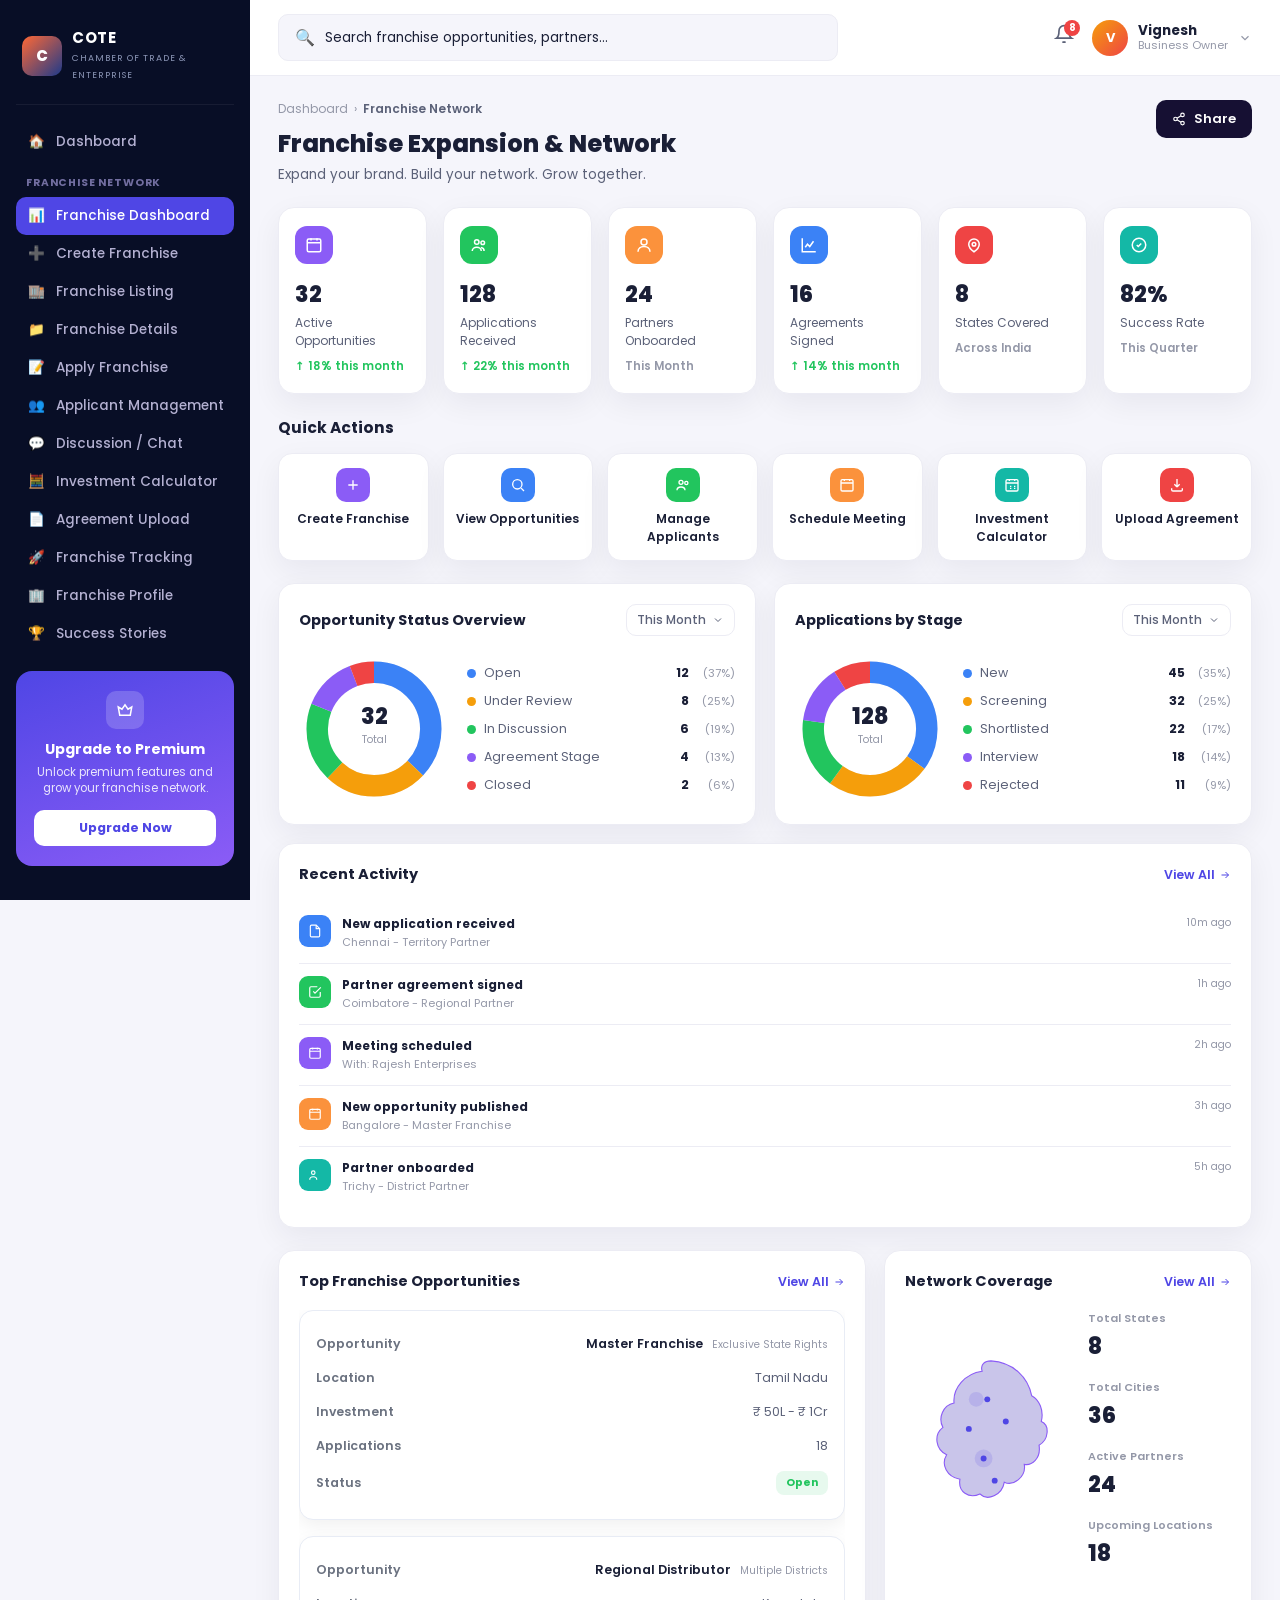
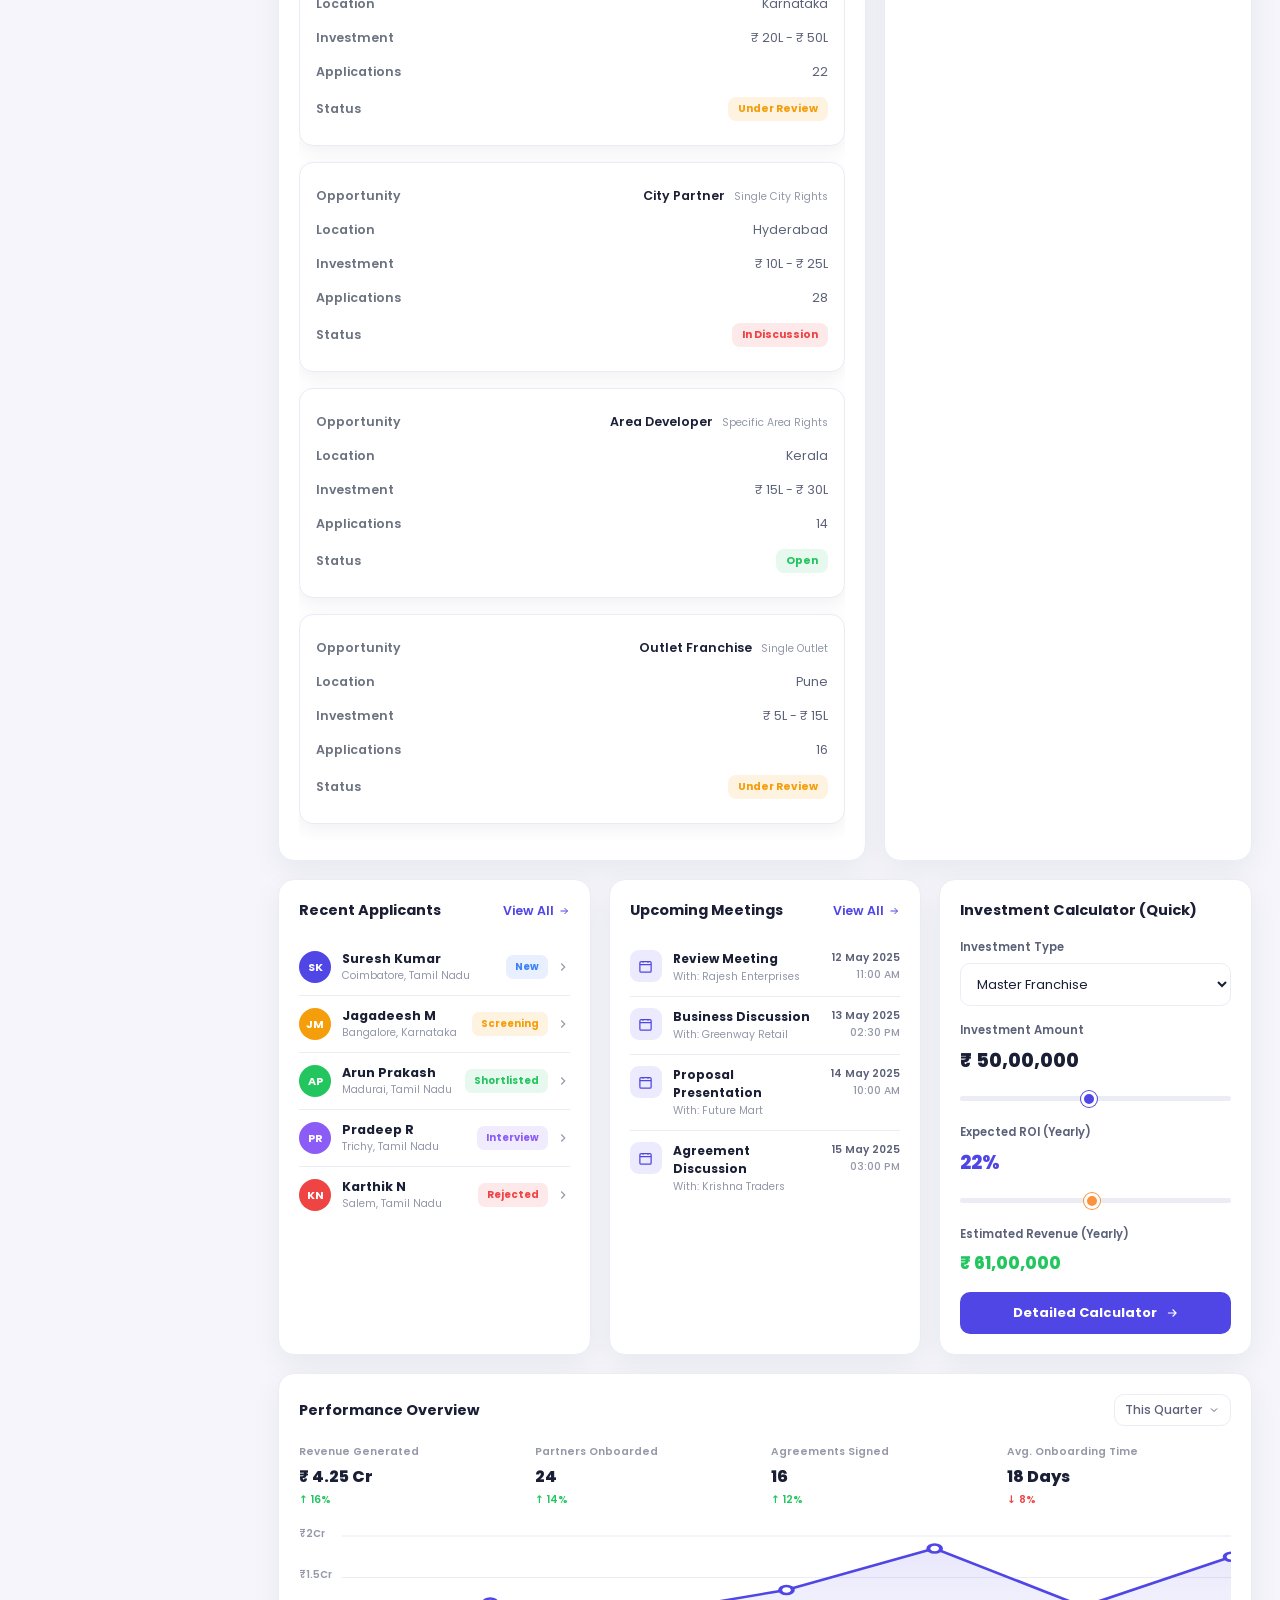
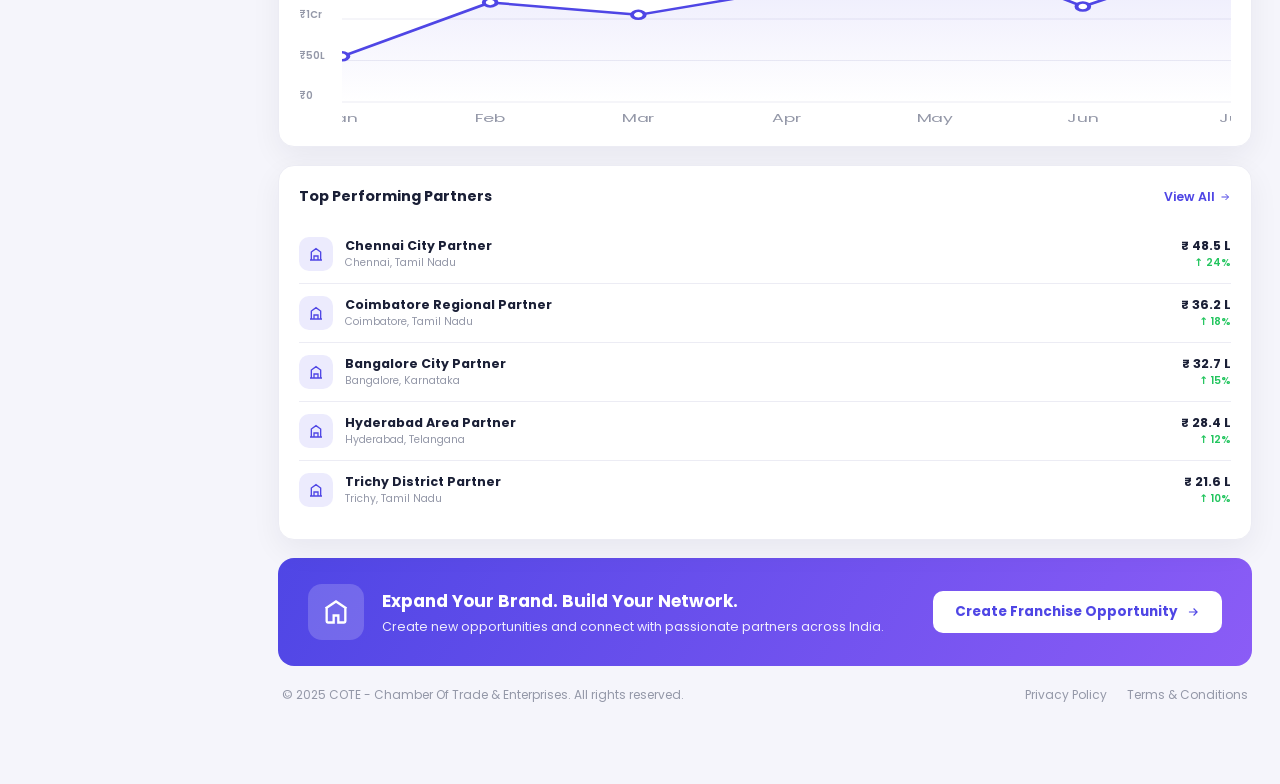
<file: franchise-network-dashboard.html>
<!DOCTYPE html>
<html lang="en">
<head>
<meta charset="UTF-8">
<meta name="viewport" content="width=device-width, initial-scale=1.0">
<title>COTE — Franchise Expansion & Network</title>
<link rel="preconnect" href="https://fonts.googleapis.com">
<link href="https://fonts.googleapis.com/css2?family=Poppins:wght@400;500;600;700;800&display=swap" rel="stylesheet">
<style>
  :root{
    --primary:#4F46E5;
    --primary-light:#ecebfd;
    --purple:#8B5CF6;
    --purple-light:#f1ebfe;
    --success:#22C55E;
    --success-light:#e7f9ee;
    --warning:#F59E0B;
    --warning-light:#fef3e0;
    --danger:#EF4444;
    --danger-light:#fde9e9;
    --info:#3B82F6;
    --info-light:#e8effe;
    --teal:#14B8A6;
    --teal-light:#e2f8f5;
    --orange:#FB923C;
    --orange-light:#fef0e4;
    --navy:#161033;
     --navy-dark:#0B1436;
    --navy-darker:#080E26;
    --navy-2:#1e1740;
    --text-dark:#1a1f36;
    --text-mid:#5b6178;
    --text-light:#9498a8;
    --bg:#f5f5fb;
    --card-bg:#ffffff;
    --border:#ececf4;
    --radius:16px;
    --shadow: 0 10px 30px rgba(22,16,51,.06);
  }
  *{box-sizing:border-box; margin:0; padding:0;}
  body{
    font-family:'Poppins',system-ui,sans-serif;
    background:var(--bg);
    color:var(--text-dark);
    -webkit-font-smoothing:antialiased;
  }
  a{text-decoration:none; color:inherit;}
  button{font-family:inherit; cursor:pointer; border:none; background:none;}

  .app{ display:grid; grid-template-columns:250px 1fr; min-height:100vh; }

  /* ===== Sidebar ===== */
  .sidebar{
   background:var(--navy-darker);
    color:#CBD5E1;
    padding:24px 16px 20px; display:flex; flex-direction:column;
    position:sticky; top:0; height:100vh; overflow-y:auto; z-index:60;
  }
  .brand{
    display:flex;align-items:center;gap:10px;
    padding:6px 6px 22px;
    border-bottom:1px solid rgba(255,255,255,0.06);
    margin-bottom:18px;
  }
  .brand .logo-mark{
    width:40px;height:40px;border-radius:10px;
    background:linear-gradient(135deg,#FF6835,#1E3A8A);
    display:flex;align-items:center;justify-content:center;
    font-weight:800;color:#fff;font-size:15px;letter-spacing:.5px;
    flex-shrink:0;
  }
  .brand .brand-text{line-height:1.1;}
  .brand .brand-text b{display:block;font-size:15px;color:#fff;letter-spacing:.5px;}
  .brand .brand-text span{font-size:9px;color:#8B95B5;letter-spacing:1px;text-transform:uppercase;}


  .nav-group-label{ font-size:10.5px; letter-spacing:.08em; color:#726ea0; font-weight:700; padding:14px 10px 6px; }
  .nav{display:flex; flex-direction:column; gap:2px;}
  .nav-item{
    display:flex;align-items:center;gap:11px; padding:9px 12px; border-radius:10px;
    font-size:13.5px; font-weight:500; color:#b3b0d1;
    transition:background .15s, color .15s; white-space:nowrap;
  }
  .nav-item svg{width:17px;height:17px; flex-shrink:0; opacity:.85;}
  .nav-item:hover{background:#241d4d; color:#fff;}
  .nav-item.active{background:var(--primary); color:#fff;}
  .nav-item.active svg{opacity:1;}

  .upgrade-card{
    margin-top:auto;
    background:linear-gradient(160deg,var(--primary),var(--purple));
    border-radius:var(--radius); padding:20px 18px; text-align:center; color:#fff; margin-top:18px;
  }
  .upgrade-card .icon{
    width:38px;height:38px;background:rgba(255,255,255,.18); border-radius:10px;
    display:flex;align-items:center;justify-content:center; margin:0 auto 10px;
  }
  .upgrade-card h4{font-size:14px; margin-bottom:4px;}
  .upgrade-card p{font-size:11.5px; opacity:.85; line-height:1.4; margin-bottom:14px;}
  .upgrade-card button{
    background:#fff; color:var(--primary); font-weight:700; font-size:12.5px;
    padding:9px 0; width:100%; border-radius:10px;
  }

  /* ===== Main ===== */
  .main{min-width:0;}
  .topbar{
    display:flex;align-items:center;gap:16px; padding:14px 28px;
    background:#fff; border-bottom:1px solid var(--border); position:sticky; top:0; z-index:50;
  }
  .hamburger{display:none; color:var(--text-mid);}
  .hamburger svg{width:22px;height:22px;}
   .search-box{
    flex:1;
    display:flex;align-items:center;gap:10px;
    background:var(--bg);
    border:1px solid var(--border);
    border-radius:10px;
    padding:10px 16px;
    max-width:560px;
  }
  .search-box input{
    border:none;background:transparent;outline:none;
    font-size:13.5px;width:100%;color:var(--text-dark);
    font-family:inherit;
  }
  .search-box input::placeholder{color:var(--text-soft);}
  .topbar-right{
    display:flex;align-items:center;gap:18px;margin-left:auto;
  }
  .bell{position:relative; color:var(--text-mid);}
  .bell svg{width:20px;height:20px;}
  .bell .dot{
    position:absolute; top:-4px; right:-6px; background:var(--danger); color:#fff;
    font-size:9.5px; font-weight:700; width:16px;height:16px;border-radius:50%;
    display:flex;align-items:center;justify-content:center;
  }
  .user{display:flex;align-items:center;gap:10px;}
  .avatar{
    width:36px;height:36px;border-radius:50%;
    background:linear-gradient(135deg,var(--warning),var(--danger));
    display:flex;align-items:center;justify-content:center;color:#fff;font-weight:700;font-size:13px;
  }
  .user-info{line-height:1.2; white-space:nowrap;}
  .user-info .uname{font-size:13.5px;font-weight:700;}
  .user-info .urole{font-size:11px;color:var(--text-light);}
  .chev{width:14px;height:14px;color:var(--text-light);}

  .content{padding:24px 28px 60px;}

  .page-head{ display:flex; justify-content:space-between; align-items:flex-start; flex-wrap:wrap; gap:14px; margin-bottom:22px; }
  .page-head h1{font-size:24px; font-weight:800; margin-bottom:4px;}
  .page-head p{color:var(--text-mid); font-size:13.5px;}
  .crumb{font-size:12px; color:var(--text-light); margin-bottom:8px;}
  .crumb b{color:var(--text-mid); font-weight:600;}
  .head-right{display:flex; flex-direction:column; align-items:flex-end; gap:10px;}
  .share-btn{
    display:flex; align-items:center; gap:8px; background:var(--navy); color:#fff;
    font-weight:600; font-size:13px; padding:9px 16px; border-radius:10px;
  }
  .share-btn svg{width:14px;height:14px;}

  /* ===== Stat cards ===== */
  .stats-grid{ display:grid; grid-template-columns:repeat(6,1fr); gap:16px; margin-bottom:22px; }
  .stat-card{
    background:var(--card-bg); border-radius:var(--radius); padding:18px 16px;
    box-shadow:var(--shadow); border:1px solid var(--border);
  }
  .stat-icon{ width:38px;height:38px;border-radius:12px; display:flex;align-items:center;justify-content:center; margin-bottom:14px; }
  .stat-icon svg{width:18px;height:18px;color:#fff;}
  .stat-num{font-size:22px; font-weight:800; margin-bottom:3px;}
  .stat-label{font-size:12px; color:var(--text-mid); margin-bottom:8px;}
  .stat-delta{font-size:11.5px; font-weight:600; color:var(--success); display:flex; align-items:center; gap:3px;}
  .stat-delta.neutral{color:var(--text-light);}

  .bg-purple{background:var(--purple);} .bg-success{background:var(--success);}
  .bg-orange{background:var(--orange);} .bg-info{background:var(--info);}
  .bg-danger{background:var(--danger);} .bg-teal{background:var(--teal);}
  .bg-primary{background:var(--primary);}

  /* ===== Quick actions ===== */
  .section-title{font-size:15.5px; font-weight:700; margin-bottom:14px;}
  .quick-actions{ display:grid; grid-template-columns:repeat(6,1fr); gap:14px; margin-bottom:22px; }
  .qa-btn{
    background:#fff; border:1px solid var(--border); border-radius:14px;
    padding:14px 10px; display:flex; flex-direction:column; align-items:center; gap:8px;
    font-size:12px; font-weight:600; color:var(--text-dark); box-shadow:var(--shadow);
    transition:transform .12s, box-shadow .12s;
  }
  .qa-btn:hover{transform:translateY(-2px); box-shadow:0 12px 30px rgba(22,16,51,.1);}
  .qa-icon{width:34px;height:34px;border-radius:10px;display:flex;align-items:center;justify-content:center;}
  .qa-icon svg{width:16px;height:16px;}

  /* ===== panels & charts ===== */
  .charts-row3{ display:grid; grid-template-columns:1fr 1fr 0.9fr; gap:18px; margin-bottom:22px; align-items:stretch; }
  .panel{ background:#fff; border:1px solid var(--border); border-radius:var(--radius); padding:20px; box-shadow:var(--shadow); }
  .panel-head{display:flex; justify-content:space-between; align-items:center; margin-bottom:18px;}
  .panel-head h3{font-size:14.5px; font-weight:700;}
  .filter-pill{
    display:flex; align-items:center; gap:6px; border:1px solid var(--border); border-radius:10px;
    padding:6px 10px; font-size:12px; color:var(--text-mid); font-weight:500;
  }
  .filter-pill svg{width:12px;height:12px;}
  .link{color:var(--primary); font-size:12.5px; font-weight:600; display:flex; align-items:center; gap:4px;}
  .link svg{width:12px;height:12px;}

  .donut-wrap{display:flex; align-items:center; gap:18px; flex-wrap:wrap;}
  .donut-legend{flex:1; min-width:150px; display:flex; flex-direction:column; gap:10px;}
  .legend-row{display:flex; align-items:center; font-size:12.5px; gap:8px;}
  .legend-dot{width:9px;height:9px;border-radius:50%; flex-shrink:0;}
  .legend-name{flex:1; color:var(--text-mid);}
  .legend-val{font-weight:700;}
  .legend-pct{color:var(--text-light); font-size:11px; width:38px; text-align:right;}

  /* recent activity */
  .activity-row{display:flex; gap:11px; padding:12px 0; border-bottom:1px solid var(--border);}
  .activity-row:last-child{border-bottom:none;}
  .act-icon{
    width:32px;height:32px;border-radius:9px; flex-shrink:0;
    display:flex;align-items:center;justify-content:center;
  }
  .act-icon svg{width:14px;height:14px;color:#fff;}
  .act-body{flex:1; min-width:0;}
  .act-body .at{font-size:12px; font-weight:700;}
  .act-body .as{font-size:11px; color:var(--text-light); margin-top:1px;}
  .act-time{font-size:10.5px; color:var(--text-light); white-space:nowrap;}

  /* ===== Tables ===== */
  .table-wrap{overflow-x:auto;}
  table{width:100%; border-collapse:collapse; min-width:560px;}
  thead th{
    text-align:left; font-size:11px; text-transform:uppercase; letter-spacing:.04em;
    color:var(--text-light); font-weight:700; padding:0 10px 10px; border-bottom:1px solid var(--border);
  }
  tbody td{padding:13px 10px; font-size:12.5px; border-bottom:1px solid var(--border); vertical-align:middle;}
  tbody tr:last-child td{border-bottom:none;}
  .cell-main{display:flex; align-items:center; gap:9px; font-weight:600;}
  .cell-avatar{
    width:30px;height:30px;border-radius:9px; flex-shrink:0;
    display:flex;align-items:center;justify-content:center;color:#fff;font-weight:700;font-size:10.5px;
  }
  .cell-sub{font-size:10.5px; color:var(--text-light); font-weight:400; margin-top:1px;}
  .badge{ display:inline-block; padding:4px 10px; border-radius:8px; font-size:10.5px; font-weight:700; white-space:nowrap; }
  .badge.open{background:var(--success-light); color:var(--success);}
  .badge.review{background:var(--warning-light); color:var(--warning);}
  .badge.discussion{background:var(--danger-light); color:var(--danger);}
  .muted{color:var(--text-mid);}

  /* map + coverage row */
  .map-row{ display:grid; grid-template-columns:1.6fr 1fr; gap:18px; margin-bottom:18px; align-items:stretch; }
  .map-box{ display:flex; justify-content:center; align-items:center; padding:6px 0; }
  .coverage-stats{display:flex; flex-direction:column; gap:16px; justify-content:center; height:100%;}
  .cov-item .cn{font-size:11px; color:var(--text-light); font-weight:600; margin-bottom:3px;}
  .cov-item .cv{font-size:22px; font-weight:800;}

  /* three col: applicants / meetings / calculator */
  .three-row{ display:grid; grid-template-columns:1fr 1fr 1fr; gap:18px; margin-bottom:18px; }

  .applicant-row{display:flex; align-items:center; gap:11px; padding:11px 0; border-bottom:1px solid var(--border);}
  .applicant-row:last-child{border-bottom:none;}
  .app-avatar{
    width:32px;height:32px;border-radius:50%; flex-shrink:0;
    display:flex;align-items:center;justify-content:center;color:#fff;font-weight:700;font-size:11px;
  }
  .app-info{flex:1; min-width:0;}
  .app-info .an{font-size:12.5px; font-weight:700;}
  .app-info .al{font-size:10.5px; color:var(--text-light);}
  .app-status{ display:flex; align-items:center; gap:8px; }
  .app-status .arrow{color:var(--text-light); width:14px;height:14px;}
  .stage-tag{font-size:10px; font-weight:700; padding:4px 9px; border-radius:7px; white-space:nowrap;}
  .stage-new{background:var(--info-light); color:var(--info);}
  .stage-screening{background:var(--warning-light); color:var(--warning);}
  .stage-shortlisted{background:var(--success-light); color:var(--success);}
  .stage-interview{background:var(--purple-light); color:var(--purple);}
  .stage-rejected{background:var(--danger-light); color:var(--danger);}

  .meeting-item{display:flex; align-items:flex-start; gap:11px; padding:11px 0; border-bottom:1px solid var(--border);}
  .meeting-item:last-child{border-bottom:none;}
  .meeting-icon{
    width:32px;height:32px;border-radius:9px; background:var(--primary-light); color:var(--primary);
    display:flex;align-items:center;justify-content:center; flex-shrink:0;
  }
  .meeting-icon svg{width:15px;height:15px;}
  .meeting-body{flex:1; min-width:0;}
  .meeting-body .mt{font-size:12px; font-weight:700;}
  .meeting-body .ms{font-size:10.5px; color:var(--text-light); margin-top:1px;}
  .meeting-date{text-align:right; font-size:10.5px; color:var(--text-mid); font-weight:600; white-space:nowrap;}
  .meeting-date .time{color:var(--text-light); font-weight:500; display:block; margin-top:1px;}

  /* calculator */
  .calc-field{margin-bottom:16px;}
  .calc-label{font-size:11.5px; color:var(--text-mid); font-weight:600; margin-bottom:7px;}
  .calc-select{
    width:100%; padding:10px 12px; border:1px solid var(--border); border-radius:10px;
    font-size:13px; font-family:inherit; color:var(--text-dark); background:#fff;
  }
  .calc-amount{font-size:19px; font-weight:800; margin-bottom:8px;}
  .calc-slider{-webkit-appearance:none; width:100%; height:5px; border-radius:4px; background:var(--border); outline:none;}
  .calc-slider::-webkit-slider-thumb{
    -webkit-appearance:none; width:16px;height:16px;border-radius:50%; background:var(--primary);
    cursor:pointer; border:3px solid #fff; box-shadow:0 0 0 1px var(--primary);
  }
  .calc-slider.orange::-webkit-slider-thumb{background:var(--orange); box-shadow:0 0 0 1px var(--orange);}
  .calc-roi{font-size:19px; font-weight:800; color:var(--primary); margin-bottom:8px;}
  .calc-revenue{font-size:17px; font-weight:800; color:var(--success); margin-bottom:16px;}
  .calc-btn{
    width:100%; background:var(--primary); color:#fff; font-weight:700; font-size:13px;
    padding:11px 0; border-radius:10px; display:flex; align-items:center; justify-content:center; gap:8px;
  }
  .calc-btn svg{width:14px;height:14px;}

  /* Performance overview */
  .perf-row{ display:grid; grid-template-columns:1.4fr 1fr; gap:18px; margin-bottom:4px; }
  .perf-mini-stats{ display:grid; grid-template-columns:repeat(4,1fr); gap:12px; margin-bottom:18px; }
  .mini-stat .mn{font-size:10.5px; color:var(--text-light); font-weight:600; margin-bottom:4px;}
  .mini-stat .mv{font-size:16px; font-weight:800; margin-bottom:3px;}
  .mini-stat .md{font-size:10.5px; font-weight:600; color:var(--success);}
  .mini-stat .md.down{color:var(--danger);}
  .line-chart-wrap{display:flex; gap:10px;}
  .y-axis{display:flex; flex-direction:column; justify-content:space-between; font-size:10px; color:var(--text-light); font-weight:600; padding-bottom:22px;}

  .partner-row{display:flex; align-items:center; gap:12px; padding:12px 0; border-bottom:1px solid var(--border);}
  .partner-row:last-child{border-bottom:none;}
  .partner-icon{
    width:34px;height:34px;border-radius:10px; flex-shrink:0; background:var(--primary-light); color:var(--primary);
    display:flex;align-items:center;justify-content:center;
  }
  .partner-icon svg{width:16px;height:16px;}
  .partner-info{flex:1; min-width:0;}
  .partner-info .pn{font-size:12.5px; font-weight:700;}
  .partner-info .pl{font-size:10.5px; color:var(--text-light);}
  .partner-right{text-align:right;}
  .partner-right .pr{font-size:12.5px; font-weight:700;}
  .partner-right .pg{font-size:10.5px; color:var(--success); font-weight:600;}
  .table-row-section2{ display:grid; grid-template-columns:1.4fr 1fr; gap:18px; margin-bottom:18px; align-items:start; }

  /* CTA banner */
  .cta-banner{
    margin-top:4px; background:linear-gradient(120deg,var(--primary),var(--purple));
    border-radius:var(--radius); padding:26px 30px;
    display:flex; align-items:center; justify-content:space-between; gap:20px; color:#fff; flex-wrap:wrap;
  }
  .cta-left{display:flex; align-items:center; gap:18px;}
  .cta-icon{
    width:56px;height:56px;background:rgba(255,255,255,.18);border-radius:14px;
    display:flex;align-items:center;justify-content:center; flex-shrink:0;
  }
  .cta-icon svg{width:28px;height:28px;}
  .cta-left h3{font-size:17px; margin-bottom:4px;}
  .cta-left p{font-size:12.5px; opacity:.9;}
  .cta-btn{
    background:#fff; color:var(--primary); font-weight:700; font-size:13.5px;
    padding:11px 22px; border-radius:10px; display:flex; align-items:center; gap:8px; white-space:nowrap;
  }
  .cta-btn svg{width:14px;height:14px;}

  footer{ display:flex; justify-content:space-between; align-items:center; padding:20px 4px; color:var(--text-light); font-size:12px; flex-wrap:wrap; gap:8px; }
  footer .flinks{display:flex; gap:20px;}

  .overlay{ display:none; position:fixed; inset:0; background:rgba(10,8,25,.5); z-index:55; }
  .overlay.show{display:block;}
.network-row{
    display:grid;
    grid-template-columns:1.2fr 1fr;
    gap:12px;
}

  /* ===================== RESPONSIVE ===================== */
  @media (max-width:1280px){
    .charts-row3{grid-template-columns:1fr 1fr; }
    .charts-row3 > :nth-child(3){grid-column:1/-1;}
  }
  @media (max-width:1180px){
    .stats-grid{grid-template-columns:repeat(3,1fr);}
    .quick-actions{grid-template-columns:repeat(3,1fr);}
    .charts-row3{grid-template-columns:1fr;}
    .charts-row3 > :nth-child(3){grid-column:auto;}
    .map-row{grid-template-columns:1fr;}
    .three-row{grid-template-columns:1fr;}
    .perf-row{grid-template-columns:1fr;}
    .table-row-section2{grid-template-columns:1fr;}
  }

  @media (max-width:860px){
    .app{grid-template-columns:1fr;}
    .sidebar{
      position:fixed; left:0; top:0; height:100vh; width:250px;
      transform:translateX(-100%); transition:transform .25s ease;
    }
    .sidebar.open{transform:translateX(0);}
    .hamburger{display:flex; align-items:center;}
    .topbar{padding:12px 16px; gap:12px;}
    .content{padding:18px 16px 44px;}
    .page-head{flex-direction:column;}
    .head-right{align-items:flex-start;}
    .user-info{display:none;}
    .search-box{max-width:none;}
    .perf-mini-stats{grid-template-columns:repeat(2,1fr);}
  }

  @media (max-width:600px){
    .stats-grid{
        grid-template-columns:repeat(2,1fr);
    }
.network-row{
        grid-template-columns:1fr;
    }
    .quick-actions{
        grid-template-columns:repeat(2,1fr);
    }

    .cta-banner{
        flex-direction:column;
        align-items:flex-start;
    }

    .cta-btn{
        width:100%;
        justify-content:center;
    }

    .page-head h1{
        font-size:20px;
    }

    footer{
        flex-direction:column;
        align-items:flex-start;
    }

    /* ===== Network Coverage ===== */

    .map-row{
        grid-template-columns:1fr !important;
        gap:18px;
    }

    .map-box{
        display:flex;
        justify-content:center;
        align-items:center;
    }

    .map-box svg{
        width:120px;
        height:auto;
    }

    .coverage-stats{
        display:grid;
        grid-template-columns:repeat(2,1fr);
        gap:12px;
    }

    .cov-item{
        text-align:center;
        padding:14px;
        border:1px solid #E8ECF5;
        border-radius:12px;
    }

}
.table-row-section2{
    grid-template-columns:1fr;
}

.table-wrap{
    overflow:hidden;
}

table{
    min-width:100%;
}

table,
thead,
tbody,
tr,
th,
td{
    display:block;
    width:100%;
}

thead{
    display:none;
}

tbody tr{
    background:#fff;
    border:1px solid #E8ECF5;
    border-radius:14px;
    padding:16px;
    margin-bottom:16px;
    box-shadow:0 6px 18px rgba(0,0,0,.06);
}

tbody td{
    display:flex;
    justify-content:space-between;
    align-items:center;
    border:none;
    padding:8px 0;
}

tbody td::before{
    font-weight:600;
    color:#6b7280;
}

tbody td:nth-child(1)::before{content:"Opportunity";}
tbody td:nth-child(2)::before{content:"Location";}
tbody td:nth-child(3)::before{content:"Investment";}
tbody td:nth-child(4)::before{content:"Applications";}
tbody td:nth-child(5)::before{content:"Status";}
  }

  @media (max-width:420px){
    .stats-grid{grid-template-columns:1fr 1fr;}
    .stat-num{font-size:18px;}
    .perf-mini-stats{grid-template-columns:1fr 1fr;}
    .coverage-stats{
    grid-template-columns:1fr;
}

tbody td{
    flex-direction:column;
    align-items:flex-start;
}

tbody td::before{
    margin-bottom:4px;
}
  }
</style>
</head>
<body>

<div class="overlay" id="overlay"></div>

<div class="app">
  <!-- ============ SIDEBAR ============ -->
   <aside class="sidebar" id="sidebar">
    <div class="brand">
      <div class="logo-mark">C</div>
      <div class="brand-text">
        <b>COTE</b>
        <span>Chamber of Trade &amp; Enterprise</span>
      </div>
    </div>


    <a class="nav-item" href="#"><span class="ic">🏠</span> Dashboard</a>

<div class="nav-group-label">FRANCHISE NETWORK</div>

<a class="nav-item active" href="#"><span class="ic">📊</span> Franchise Dashboard</a>

<a class="nav-item" href="#"><span class="ic">➕</span> Create Franchise</a>

<a class="nav-item" href="#"><span class="ic">🏬</span> Franchise Listing</a>

<a class="nav-item" href="#"><span class="ic">📁</span> Franchise Details</a>

<a class="nav-item" href="#"><span class="ic">📝</span> Apply Franchise</a>

<a class="nav-item" href="#"><span class="ic">👥</span> Applicant Management</a>

<a class="nav-item" href="#"><span class="ic">💬</span> Discussion / Chat</a>

<a class="nav-item" href="#"><span class="ic">🧮</span> Investment Calculator</a>

<a class="nav-item" href="#"><span class="ic">📄</span> Agreement Upload</a>

<a class="nav-item" href="#"><span class="ic">🚀</span> Franchise Tracking</a>

<a class="nav-item" href="#"><span class="ic">🏢</span> Franchise Profile</a>

<a class="nav-item" href="#"><span class="ic">🏆</span> Success Stories</a>

    <div class="upgrade-card">
      <div class="icon">
        <svg width="18" height="18" viewBox="0 0 24 24" fill="none" stroke="#fff" stroke-width="2"><path d="M3 8l5 3 4-6 4 6 5-3-2 11H5z"/></svg>
      </div>
      <h4>Upgrade to Premium</h4>
      <p>Unlock premium features and grow your franchise network.</p>
      <button>Upgrade Now</button>
    </div>
  </aside>

  <!-- ============ MAIN ============ -->
  <div class="main">
    <div class="topbar">
      <button class="hamburger" id="hamburger" aria-label="Open menu">
        <svg viewBox="0 0 24 24" fill="none" stroke="currentColor" stroke-width="2"><path d="M3 6h18M3 12h18M3 18h18"/></svg>
      </button>
      <div class="search-box">
        <span>🔍</span>
        <input type="text" placeholder="Search franchise opportunities, partners...">
      </div>
      <div class="topbar-right">
        <div class="bell"><svg viewBox="0 0 24 24" fill="none" stroke="currentColor" stroke-width="2"><path d="M18 8a6 6 0 0 0-12 0c0 7-3 9-3 9h18s-3-2-3-9"/><path d="M13.7 21a2 2 0 0 1-3.4 0"/></svg><span class="dot">8</span></div>
        <div class="user">
          <div class="avatar">V</div>
          <div class="user-info">
            <div class="uname">Vignesh</div>
            <div class="urole">Business Owner</div>
          </div>
          <svg class="chev" viewBox="0 0 24 24" fill="none" stroke="currentColor" stroke-width="2"><path d="m6 9 6 6 6-6"/></svg>
        </div>
      </div>
    </div>

    <div class="content">
      <div class="page-head">
        <div>
          <div class="crumb">Dashboard &nbsp;›&nbsp; <b>Franchise Network</b></div>
          <h1>Franchise Expansion &amp; Network</h1>
          <p>Expand your brand. Build your network. Grow together.</p>
        </div>
        <div class="head-right">
          <button class="share-btn">
            <svg viewBox="0 0 24 24" fill="none" stroke="currentColor" stroke-width="2"><circle cx="18" cy="5" r="3"/><circle cx="6" cy="12" r="3"/><circle cx="18" cy="19" r="3"/><path d="M8.6 10.6 15.4 6.4M8.6 13.4l6.8 4.2"/></svg>
            Share
          </button>
        </div>
      </div>

      <!-- STAT CARDS -->
      <div class="stats-grid">
        <div class="stat-card">
          <div class="stat-icon bg-purple"><svg viewBox="0 0 24 24" fill="none" stroke="#fff" stroke-width="2"><rect x="3" y="4" width="18" height="17" rx="2"/><path d="M3 9h18M8 3v3M16 3v3"/></svg></div>
          <div class="stat-num">32</div>
          <div class="stat-label">Active Opportunities</div>
          <div class="stat-delta">↑ 18% this month</div>
        </div>
        <div class="stat-card">
          <div class="stat-icon bg-success"><svg viewBox="0 0 24 24" fill="none" stroke="#fff" stroke-width="2"><circle cx="9" cy="8" r="3"/><path d="M3 20c0-3 2.7-5 6-5s6 2 6 5"/><circle cx="17" cy="9" r="2.4"/><path d="M14.5 15.4c2.5.3 4.3 1.9 4.3 4.6"/></svg></div>
          <div class="stat-num">128</div>
          <div class="stat-label">Applications Received</div>
          <div class="stat-delta">↑ 22% this month</div>
        </div>
        <div class="stat-card">
          <div class="stat-icon bg-orange"><svg viewBox="0 0 24 24" fill="none" stroke="#fff" stroke-width="2"><circle cx="12" cy="8" r="4"/><path d="M4 21c0-4.4 3.6-7 8-7s8 2.6 8 7"/></svg></div>
          <div class="stat-num">24</div>
          <div class="stat-label">Partners Onboarded</div>
          <div class="stat-delta neutral">This Month</div>
        </div>
        <div class="stat-card">
          <div class="stat-icon bg-info"><svg viewBox="0 0 24 24" fill="none" stroke="#fff" stroke-width="2"><path d="M3 3v18h18"/><path d="M7 15l3-4 3 3 5-7"/></svg></div>
          <div class="stat-num">16</div>
          <div class="stat-label">Agreements Signed</div>
          <div class="stat-delta">↑ 14% this month</div>
        </div>
        <div class="stat-card">
          <div class="stat-icon bg-danger"><svg viewBox="0 0 24 24" fill="none" stroke="#fff" stroke-width="2"><path d="M12 21s-7-4.5-7-10a7 7 0 0 1 14 0c0 5.5-7 10-7 10z"/><circle cx="12" cy="11" r="2.4"/></svg></div>
          <div class="stat-num">8</div>
          <div class="stat-label">States Covered</div>
          <div class="stat-delta neutral">Across India</div>
        </div>
        <div class="stat-card">
          <div class="stat-icon bg-teal"><svg viewBox="0 0 24 24" fill="none" stroke="#fff" stroke-width="2"><circle cx="12" cy="12" r="9"/><path d="m9 12 2 2 4-4"/></svg></div>
          <div class="stat-num">82%</div>
          <div class="stat-label">Success Rate</div>
          <div class="stat-delta neutral">This Quarter</div>
        </div>
      </div>

      <!-- QUICK ACTIONS -->
      <div class="section-title">Quick Actions</div>
      <div class="quick-actions">
        <button class="qa-btn"><div class="qa-icon bg-purple"><svg viewBox="0 0 24 24" fill="none" stroke="#fff" stroke-width="2"><path d="M12 5v14M5 12h14"/></svg></div>Create Franchise</button>
        <button class="qa-btn"><div class="qa-icon bg-info"><svg viewBox="0 0 24 24" fill="none" stroke="#fff" stroke-width="2"><circle cx="11" cy="11" r="7"/><path d="m21 21-4.3-4.3"/></svg></div>View Opportunities</button>
        <button class="qa-btn"><div class="qa-icon bg-success"><svg viewBox="0 0 24 24" fill="none" stroke="#fff" stroke-width="2"><circle cx="9" cy="8" r="3"/><circle cx="17" cy="9" r="2.4"/><path d="M3 20c0-3 2.7-5 6-5s6 2 6 5"/></svg></div>Manage Applicants</button>
        <button class="qa-btn"><div class="qa-icon bg-orange"><svg viewBox="0 0 24 24" fill="none" stroke="#fff" stroke-width="2"><rect x="3" y="4" width="18" height="17" rx="2"/><path d="M3 9h18M8 3v3M16 3v3"/></svg></div>Schedule Meeting</button>
        <button class="qa-btn"><div class="qa-icon bg-teal"><svg viewBox="0 0 24 24" fill="none" stroke="#fff" stroke-width="2"><rect x="3" y="4" width="18" height="17" rx="2"/><path d="M9 14h2m4 0h2M9 17h2m4 0h2M8 3v3M16 3v3M3 9h18"/></svg></div>Investment Calculator</button>
        <button class="qa-btn"><div class="qa-icon bg-danger"><svg viewBox="0 0 24 24" fill="none" stroke="#fff" stroke-width="2"><path d="M12 3v12m0 0 4-4m-4 4-4-4"/><path d="M4 17v2a2 2 0 0 0 2 2h12a2 2 0 0 0 2-2v-2"/></svg></div>Upload Agreement</button>
      </div>

      <!-- 3 col: donuts + activity -->
      <div class="charts-row3">
        <div class="panel">
          <div class="panel-head">
            <h3>Opportunity Status Overview</h3>
            <div class="filter-pill">This Month <svg viewBox="0 0 24 24" fill="none" stroke="currentColor" stroke-width="2"><path d="m6 9 6 6 6-6"/></svg></div>
          </div>
          <div class="donut-wrap">
            <svg width="150" height="150" viewBox="0 0 42 42" style="flex-shrink:0">
              <circle cx="21" cy="21" r="15.9" fill="none" stroke="#ececf4" stroke-width="6"></circle>
              <g id="oppDonut"></g>
              <text x="21" y="19.5" text-anchor="middle" font-size="6.2" font-weight="800" fill="#1a1f36" font-family="Poppins">32</text>
              <text x="21" y="25" text-anchor="middle" font-size="2.9" fill="#9498a8" font-family="Poppins">Total</text>
            </svg>
            <div class="donut-legend">
              <div class="legend-row"><span class="legend-dot" style="background:#3B82F6"></span><span class="legend-name">Open</span><span class="legend-val">12</span><span class="legend-pct">(37%)</span></div>
              <div class="legend-row"><span class="legend-dot" style="background:#F59E0B"></span><span class="legend-name">Under Review</span><span class="legend-val">8</span><span class="legend-pct">(25%)</span></div>
              <div class="legend-row"><span class="legend-dot" style="background:#22C55E"></span><span class="legend-name">In Discussion</span><span class="legend-val">6</span><span class="legend-pct">(19%)</span></div>
              <div class="legend-row"><span class="legend-dot" style="background:#8B5CF6"></span><span class="legend-name">Agreement Stage</span><span class="legend-val">4</span><span class="legend-pct">(13%)</span></div>
              <div class="legend-row"><span class="legend-dot" style="background:#EF4444"></span><span class="legend-name">Closed</span><span class="legend-val">2</span><span class="legend-pct">(6%)</span></div>
            </div>
          </div>
        </div>

        <div class="panel">
          <div class="panel-head">
            <h3>Applications by Stage</h3>
            <div class="filter-pill">This Month <svg viewBox="0 0 24 24" fill="none" stroke="currentColor" stroke-width="2"><path d="m6 9 6 6 6-6"/></svg></div>
          </div>
          <div class="donut-wrap">
            <svg width="150" height="150" viewBox="0 0 42 42" style="flex-shrink:0">
              <circle cx="21" cy="21" r="15.9" fill="none" stroke="#ececf4" stroke-width="6"></circle>
              <g id="appDonut"></g>
              <text x="21" y="19.5" text-anchor="middle" font-size="6.2" font-weight="800" fill="#1a1f36" font-family="Poppins">128</text>
              <text x="21" y="25" text-anchor="middle" font-size="2.9" fill="#9498a8" font-family="Poppins">Total</text>
            </svg>
            <div class="donut-legend">
              <div class="legend-row"><span class="legend-dot" style="background:#3B82F6"></span><span class="legend-name">New</span><span class="legend-val">45</span><span class="legend-pct">(35%)</span></div>
              <div class="legend-row"><span class="legend-dot" style="background:#F59E0B"></span><span class="legend-name">Screening</span><span class="legend-val">32</span><span class="legend-pct">(25%)</span></div>
              <div class="legend-row"><span class="legend-dot" style="background:#22C55E"></span><span class="legend-name">Shortlisted</span><span class="legend-val">22</span><span class="legend-pct">(17%)</span></div>
              <div class="legend-row"><span class="legend-dot" style="background:#8B5CF6"></span><span class="legend-name">Interview</span><span class="legend-val">18</span><span class="legend-pct">(14%)</span></div>
              <div class="legend-row"><span class="legend-dot" style="background:#EF4444"></span><span class="legend-name">Rejected</span><span class="legend-val">11</span><span class="legend-pct">(9%)</span></div>
            </div>
          </div>
        </div>

        <div class="panel">
          <div class="panel-head">
            <h3>Recent Activity</h3>
            <a class="link" href="#">View All <svg viewBox="0 0 24 24" fill="none" stroke="currentColor" stroke-width="2"><path d="M5 12h14M13 6l6 6-6 6"/></svg></a>
          </div>
          <div class="activity-row">
            <div class="act-icon bg-info"><svg viewBox="0 0 24 24" fill="none" stroke="#fff" stroke-width="2"><path d="M14 2H6a2 2 0 0 0-2 2v16a2 2 0 0 0 2 2h12a2 2 0 0 0 2-2V8z"/><path d="M14 2v6h6"/></svg></div>
            <div class="act-body"><div class="at">New application received</div><div class="as">Chennai - Territory Partner</div></div>
            <div class="act-time">10m ago</div>
          </div>
          <div class="activity-row">
            <div class="act-icon bg-success"><svg viewBox="0 0 24 24" fill="none" stroke="#fff" stroke-width="2"><path d="M9 11l3 3L22 4"/><path d="M21 12v7a2 2 0 0 1-2 2H5a2 2 0 0 1-2-2V5a2 2 0 0 1 2-2h11"/></svg></div>
            <div class="act-body"><div class="at">Partner agreement signed</div><div class="as">Coimbatore - Regional Partner</div></div>
            <div class="act-time">1h ago</div>
          </div>
          <div class="activity-row">
            <div class="act-icon bg-purple"><svg viewBox="0 0 24 24" fill="none" stroke="#fff" stroke-width="2"><rect x="3" y="4" width="18" height="17" rx="2"/><path d="M3 9h18M8 3v3M16 3v3"/></svg></div>
            <div class="act-body"><div class="at">Meeting scheduled</div><div class="as">With: Rajesh Enterprises</div></div>
            <div class="act-time">2h ago</div>
          </div>
          <div class="activity-row">
            <div class="act-icon bg-orange"><svg viewBox="0 0 24 24" fill="none" stroke="#fff" stroke-width="2"><rect x="3" y="4" width="18" height="17" rx="2"/><path d="M3 9h18M8 3v3M16 3v3"/></svg></div>
            <div class="act-body"><div class="at">New opportunity published</div><div class="as">Bangalore - Master Franchise</div></div>
            <div class="act-time">3h ago</div>
          </div>
          <div class="activity-row">
            <div class="act-icon bg-teal"><svg viewBox="0 0 24 24" fill="none" stroke="#fff" stroke-width="2"><circle cx="9" cy="8" r="3"/><path d="M3 20c0-3 2.7-5 6-5s6 2 6 5"/></svg></div>
            <div class="act-body"><div class="at">Partner onboarded</div><div class="as">Trichy - District Partner</div></div>
            <div class="act-time">5h ago</div>
          </div>
        </div>
      </div>

      <!-- Top opportunities + Network coverage -->
      <div class="map-row">
        <div class="panel">
          <div class="panel-head">
            <h3>Top Franchise Opportunities</h3>
            <a class="link" href="#">View All <svg viewBox="0 0 24 24" fill="none" stroke="currentColor" stroke-width="2"><path d="M5 12h14M13 6l6 6-6 6"/></svg></a>
          </div>
          <div class="table-wrap">
            <table>
              <thead><tr><th>Opportunity</th><th>Location</th><th>Investment Range</th><th>Applications</th><th>Status</th></tr></thead>
              <tbody>
                <tr>
                  <td><div class="cell-main">Master Franchise<div class="cell-sub">Exclusive State Rights</div></div></td>
                  <td class="muted">Tamil Nadu</td>
                  <td class="muted">₹ 50L - ₹ 1Cr</td>
                  <td class="muted">18</td>
                  <td><span class="badge open">Open</span></td>
                </tr>
                <tr>
                  <td><div class="cell-main">Regional Distributor<div class="cell-sub">Multiple Districts</div></div></td>
                  <td class="muted">Karnataka</td>
                  <td class="muted">₹ 20L - ₹ 50L</td>
                  <td class="muted">22</td>
                  <td><span class="badge review">Under Review</span></td>
                </tr>
                <tr>
                  <td><div class="cell-main">City Partner<div class="cell-sub">Single City Rights</div></div></td>
                  <td class="muted">Hyderabad</td>
                  <td class="muted">₹ 10L - ₹ 25L</td>
                  <td class="muted">28</td>
                  <td><span class="badge discussion">In Discussion</span></td>
                </tr>
                <tr>
                  <td><div class="cell-main">Area Developer<div class="cell-sub">Specific Area Rights</div></div></td>
                  <td class="muted">Kerala</td>
                  <td class="muted">₹ 15L - ₹ 30L</td>
                  <td class="muted">14</td>
                  <td><span class="badge open">Open</span></td>
                </tr>
                <tr>
                  <td><div class="cell-main">Outlet Franchise<div class="cell-sub">Single Outlet</div></div></td>
                  <td class="muted">Pune</td>
                  <td class="muted">₹ 5L - ₹ 15L</td>
                  <td class="muted">16</td>
                  <td><span class="badge review">Under Review</span></td>
                </tr>
              </tbody>
            </table>
          </div>
        </div>

        <div class="panel">
          <div class="panel-head">
            <h3>Network Coverage</h3>
            <a class="link" href="#">View All <svg viewBox="0 0 24 24" fill="none" stroke="currentColor" stroke-width="2"><path d="M5 12h14M13 6l6 6-6 6"/></svg></a>
          </div>
          <!-- <div class="map-row" style="grid-template-columns:1.2fr 1fr; gap:12px; margin-bottom:0;"> -->
          <div class="network-row">
            <div class="map-box">
              <svg width="150" height="170" viewBox="0 0 200 230" fill="none">
                <path d="M100 8 C130 10 150 30 155 55 C165 60 172 75 168 90 C180 95 178 115 165 122 C168 140 155 150 145 148 C148 165 130 178 118 172 C115 190 95 198 85 188 C70 195 55 185 58 168 C40 165 32 148 40 135 C25 128 22 108 35 98 C28 85 35 68 50 65 C48 45 65 25 88 22 C85 12 92 8 100 8 Z" fill="#c9c5ea" stroke="#8B5CF6" stroke-width="1.5"/>
                <circle cx="95" cy="60" r="4" fill="#4F46E5"/>
                <circle cx="70" cy="100" r="4" fill="#4F46E5"/>
                <circle cx="120" cy="90" r="4" fill="#4F46E5"/>
                <circle cx="90" cy="140" r="4" fill="#4F46E5"/>
                <circle cx="105" cy="170" r="4" fill="#4F46E5"/>
                <circle cx="80" cy="60" r="10" fill="#4F46E5" opacity=".15"/>
                <circle cx="90" cy="140" r="12" fill="#4F46E5" opacity=".15"/>
              </svg>
            </div>
            <div class="coverage-stats">
              <div class="cov-item"><div class="cn">Total States</div><div class="cv">8</div></div>
              <div class="cov-item"><div class="cn">Total Cities</div><div class="cv">36</div></div>
              <div class="cov-item"><div class="cn">Active Partners</div><div class="cv">24</div></div>
              <div class="cov-item"><div class="cn">Upcoming Locations</div><div class="cv">18</div></div>
            </div>
          </div>
        </div>
      </div>

      <!-- three col: applicants / meetings / calculator -->
      <div class="three-row">
        <div class="panel">
          <div class="panel-head">
            <h3>Recent Applicants</h3>
            <a class="link" href="#">View All <svg viewBox="0 0 24 24" fill="none" stroke="currentColor" stroke-width="2"><path d="M5 12h14M13 6l6 6-6 6"/></svg></a>
          </div>
          <div class="applicant-row">
            <div class="app-avatar" style="background:#4F46E5">SK</div>
            <div class="app-info"><div class="an">Suresh Kumar</div><div class="al">Coimbatore, Tamil Nadu</div></div>
            <div class="app-status"><span class="stage-tag stage-new">New</span><svg class="arrow" viewBox="0 0 24 24" fill="none" stroke="currentColor" stroke-width="2"><path d="m9 6 6 6-6 6"/></svg></div>
          </div>
          <div class="applicant-row">
            <div class="app-avatar" style="background:#F59E0B">JM</div>
            <div class="app-info"><div class="an">Jagadeesh M</div><div class="al">Bangalore, Karnataka</div></div>
            <div class="app-status"><span class="stage-tag stage-screening">Screening</span><svg class="arrow" viewBox="0 0 24 24" fill="none" stroke="currentColor" stroke-width="2"><path d="m9 6 6 6-6 6"/></svg></div>
          </div>
          <div class="applicant-row">
            <div class="app-avatar" style="background:#22C55E">AP</div>
            <div class="app-info"><div class="an">Arun Prakash</div><div class="al">Madurai, Tamil Nadu</div></div>
            <div class="app-status"><span class="stage-tag stage-shortlisted">Shortlisted</span><svg class="arrow" viewBox="0 0 24 24" fill="none" stroke="currentColor" stroke-width="2"><path d="m9 6 6 6-6 6"/></svg></div>
          </div>
          <div class="applicant-row">
            <div class="app-avatar" style="background:#8B5CF6">PR</div>
            <div class="app-info"><div class="an">Pradeep R</div><div class="al">Trichy, Tamil Nadu</div></div>
            <div class="app-status"><span class="stage-tag stage-interview">Interview</span><svg class="arrow" viewBox="0 0 24 24" fill="none" stroke="currentColor" stroke-width="2"><path d="m9 6 6 6-6 6"/></svg></div>
          </div>
          <div class="applicant-row">
            <div class="app-avatar" style="background:#EF4444">KN</div>
            <div class="app-info"><div class="an">Karthik N</div><div class="al">Salem, Tamil Nadu</div></div>
            <div class="app-status"><span class="stage-tag stage-rejected">Rejected</span><svg class="arrow" viewBox="0 0 24 24" fill="none" stroke="currentColor" stroke-width="2"><path d="m9 6 6 6-6 6"/></svg></div>
          </div>
        </div>

        <div class="panel">
          <div class="panel-head">
            <h3>Upcoming Meetings</h3>
            <a class="link" href="#">View All <svg viewBox="0 0 24 24" fill="none" stroke="currentColor" stroke-width="2"><path d="M5 12h14M13 6l6 6-6 6"/></svg></a>
          </div>
          <div class="meeting-item">
            <div class="meeting-icon"><svg viewBox="0 0 24 24" fill="none" stroke="currentColor" stroke-width="2"><rect x="3" y="4" width="18" height="17" rx="2"/><path d="M3 9h18M8 3v3M16 3v3"/></svg></div>
            <div class="meeting-body"><div class="mt">Review Meeting</div><div class="ms">With: Rajesh Enterprises</div></div>
            <div class="meeting-date">12 May 2025<span class="time">11:00 AM</span></div>
          </div>
          <div class="meeting-item">
            <div class="meeting-icon"><svg viewBox="0 0 24 24" fill="none" stroke="currentColor" stroke-width="2"><rect x="3" y="4" width="18" height="17" rx="2"/><path d="M3 9h18M8 3v3M16 3v3"/></svg></div>
            <div class="meeting-body"><div class="mt">Business Discussion</div><div class="ms">With: Greenway Retail</div></div>
            <div class="meeting-date">13 May 2025<span class="time">02:30 PM</span></div>
          </div>
          <div class="meeting-item">
            <div class="meeting-icon"><svg viewBox="0 0 24 24" fill="none" stroke="currentColor" stroke-width="2"><rect x="3" y="4" width="18" height="17" rx="2"/><path d="M3 9h18M8 3v3M16 3v3"/></svg></div>
            <div class="meeting-body"><div class="mt">Proposal Presentation</div><div class="ms">With: Future Mart</div></div>
            <div class="meeting-date">14 May 2025<span class="time">10:00 AM</span></div>
          </div>
          <div class="meeting-item">
            <div class="meeting-icon"><svg viewBox="0 0 24 24" fill="none" stroke="currentColor" stroke-width="2"><rect x="3" y="4" width="18" height="17" rx="2"/><path d="M3 9h18M8 3v3M16 3v3"/></svg></div>
            <div class="meeting-body"><div class="mt">Agreement Discussion</div><div class="ms">With: Krishna Traders</div></div>
            <div class="meeting-date">15 May 2025<span class="time">03:00 PM</span></div>
          </div>
        </div>

        <div class="panel">
          <div class="panel-head">
            <h3>Investment Calculator (Quick)</h3>
          </div>
          <div class="calc-field">
            <div class="calc-label">Investment Type</div>
            <select class="calc-select" id="invType">
              <option>Master Franchise</option>
              <option>Regional Distributor</option>
              <option>City Partner</option>
              <option>Area Developer</option>
              <option>Outlet Franchise</option>
            </select>
          </div>
          <div class="calc-field">
            <div class="calc-label">Investment Amount</div>
            <div class="calc-amount" id="amountVal">₹ 50,00,000</div>
            <input type="range" min="500000" max="10000000" step="50000" value="5000000" class="calc-slider" id="amountSlider">
          </div>
          <div class="calc-field">
            <div class="calc-label">Expected ROI (Yearly)</div>
            <div class="calc-roi" id="roiVal">22%</div>
            <input type="range" min="5" max="40" step="1" value="22" class="calc-slider orange" id="roiSlider">
          </div>
          <div class="calc-field">
            <div class="calc-label">Estimated Revenue (Yearly)</div>
            <div class="calc-revenue" id="revenueVal">₹ 1,10,00,000</div>
          </div>
          <button class="calc-btn">Detailed Calculator <svg viewBox="0 0 24 24" fill="none" stroke="currentColor" stroke-width="2"><path d="M5 12h14M13 6l6 6-6 6"/></svg></button>
        </div>
      </div>

      <!-- Performance overview + Top performing partners -->
      <div class="table-row-section2">
        <div class="panel">
          <div class="panel-head">
            <h3>Performance Overview</h3>
            <div class="filter-pill">This Quarter <svg viewBox="0 0 24 24" fill="none" stroke="currentColor" stroke-width="2"><path d="m6 9 6 6 6-6"/></svg></div>
          </div>
          <div class="perf-mini-stats">
            <div class="mini-stat"><div class="mn">Revenue Generated</div><div class="mv">₹ 4.25 Cr</div><div class="md">↑ 16%</div></div>
            <div class="mini-stat"><div class="mn">Partners Onboarded</div><div class="mv">24</div><div class="md">↑ 14%</div></div>
            <div class="mini-stat"><div class="mn">Agreements Signed</div><div class="mv">16</div><div class="md">↑ 12%</div></div>
            <div class="mini-stat"><div class="mn">Avg. Onboarding Time</div><div class="mv">18 Days</div><div class="md down">↓ 8%</div></div>
          </div>
          <div class="line-chart-wrap">
            <div class="y-axis">
              <span>₹2Cr</span><span>₹1.5Cr</span><span>₹1Cr</span><span>₹50L</span><span>₹0</span>
            </div>
            <svg id="lineChart" width="100%" height="200" viewBox="0 0 560 200" preserveAspectRatio="none" style="flex:1; min-width:0;"></svg>
          </div>
        </div>

        <div class="panel">
          <div class="panel-head">
            <h3>Top Performing Partners</h3>
            <a class="link" href="#">View All <svg viewBox="0 0 24 24" fill="none" stroke="currentColor" stroke-width="2"><path d="M5 12h14M13 6l6 6-6 6"/></svg></a>
          </div>
          <div class="partner-row">
            <div class="partner-icon"><svg viewBox="0 0 24 24" fill="none" stroke="currentColor" stroke-width="2"><path d="M3 21h18M5 21V9l7-5 7 5v12M9 21v-6h6v6"/></svg></div>
            <div class="partner-info"><div class="pn">Chennai City Partner</div><div class="pl">Chennai, Tamil Nadu</div></div>
            <div class="partner-right"><div class="pr">₹ 48.5 L</div><div class="pg">↑ 24%</div></div>
          </div>
          <div class="partner-row">
            <div class="partner-icon"><svg viewBox="0 0 24 24" fill="none" stroke="currentColor" stroke-width="2"><path d="M3 21h18M5 21V9l7-5 7 5v12M9 21v-6h6v6"/></svg></div>
            <div class="partner-info"><div class="pn">Coimbatore Regional Partner</div><div class="pl">Coimbatore, Tamil Nadu</div></div>
            <div class="partner-right"><div class="pr">₹ 36.2 L</div><div class="pg">↑ 18%</div></div>
          </div>
          <div class="partner-row">
            <div class="partner-icon"><svg viewBox="0 0 24 24" fill="none" stroke="currentColor" stroke-width="2"><path d="M3 21h18M5 21V9l7-5 7 5v12M9 21v-6h6v6"/></svg></div>
            <div class="partner-info"><div class="pn">Bangalore City Partner</div><div class="pl">Bangalore, Karnataka</div></div>
            <div class="partner-right"><div class="pr">₹ 32.7 L</div><div class="pg">↑ 15%</div></div>
          </div>
          <div class="partner-row">
            <div class="partner-icon"><svg viewBox="0 0 24 24" fill="none" stroke="currentColor" stroke-width="2"><path d="M3 21h18M5 21V9l7-5 7 5v12M9 21v-6h6v6"/></svg></div>
            <div class="partner-info"><div class="pn">Hyderabad Area Partner</div><div class="pl">Hyderabad, Telangana</div></div>
            <div class="partner-right"><div class="pr">₹ 28.4 L</div><div class="pg">↑ 12%</div></div>
          </div>
          <div class="partner-row">
            <div class="partner-icon"><svg viewBox="0 0 24 24" fill="none" stroke="currentColor" stroke-width="2"><path d="M3 21h18M5 21V9l7-5 7 5v12M9 21v-6h6v6"/></svg></div>
            <div class="partner-info"><div class="pn">Trichy District Partner</div><div class="pl">Trichy, Tamil Nadu</div></div>
            <div class="partner-right"><div class="pr">₹ 21.6 L</div><div class="pg">↑ 10%</div></div>
          </div>
        </div>
      </div>

      <!-- CTA -->
      <div class="cta-banner">
        <div class="cta-left">
          <div class="cta-icon"><svg viewBox="0 0 24 24" fill="none" stroke="#fff" stroke-width="2"><path d="M3 9 12 3l9 6M4 9v11a1 1 0 0 0 1 1h5v-6h4v6h5a1 1 0 0 0 1-1V9"/></svg></div>
          <div>
            <h3>Expand Your Brand. Build Your Network.</h3>
            <p>Create new opportunities and connect with passionate partners across India.</p>
          </div>
        </div>
        <button class="cta-btn">Create Franchise Opportunity <svg viewBox="0 0 24 24" fill="none" stroke="currentColor" stroke-width="2"><path d="M5 12h14M13 6l6 6-6 6"/></svg></button>
      </div>

      <footer>
        <div>© 2025 COTE - Chamber Of Trade &amp; Enterprises. All rights reserved.</div>
        <div class="flinks"><a href="#">Privacy Policy</a><a href="#">Terms &amp; Conditions</a></div>
      </footer>
    </div>
  </div>
</div>

<script>
// ---------- Mobile sidebar toggle ----------
const sidebar = document.getElementById('sidebar');
const overlay = document.getElementById('overlay');
const hamburger = document.getElementById('hamburger');

function openSidebar(){ sidebar.classList.add('open'); overlay.classList.add('show'); }
function closeSidebar(){ sidebar.classList.remove('open'); overlay.classList.remove('show'); }

hamburger.addEventListener('click', openSidebar);
overlay.addEventListener('click', closeSidebar);
document.querySelectorAll('.sidebar .nav-item, .sidebar .brand').forEach(el=>{
  el.addEventListener('click', ()=>{ if(window.innerWidth<=860) closeSidebar(); });
});

// ---------- Donut chart renderer ----------
function renderDonut(elId, segments){
  const g = document.getElementById(elId);
  const r = 15.9, cx = 21, cy = 21;
  const circumference = 2 * Math.PI * r;
  let offsetAcc = 0;
  segments.forEach(seg=>{
    const dash = (seg.pct/100) * circumference;
    const circle = document.createElementNS('http://www.w3.org/2000/svg','circle');
    circle.setAttribute('cx', cx);
    circle.setAttribute('cy', cy);
    circle.setAttribute('r', r);
    circle.setAttribute('fill','none');
    circle.setAttribute('stroke', seg.color);
    circle.setAttribute('stroke-width','6');
    circle.setAttribute('stroke-dasharray', `${dash} ${circumference-dash}`);
    circle.setAttribute('stroke-dashoffset', -offsetAcc);
    circle.setAttribute('transform','rotate(-90 21 21)');
    circle.style.transition = 'stroke-dasharray .8s ease';
    g.appendChild(circle);
    offsetAcc += dash;
  });
}

renderDonut('oppDonut', [
  {pct:37, color:'#3B82F6'},
  {pct:25, color:'#F59E0B'},
  {pct:19, color:'#22C55E'},
  {pct:13, color:'#8B5CF6'},
  {pct:6,  color:'#EF4444'},
]);

renderDonut('appDonut', [
  {pct:35, color:'#3B82F6'},
  {pct:25, color:'#F59E0B'},
  {pct:17, color:'#22C55E'},
  {pct:14, color:'#8B5CF6'},
  {pct:9,  color:'#EF4444'},
]);

// ---------- Investment Calculator ----------
const amountSlider = document.getElementById('amountSlider');
const roiSlider = document.getElementById('roiSlider');
const amountVal = document.getElementById('amountVal');
const roiVal = document.getElementById('roiVal');
const revenueVal = document.getElementById('revenueVal');

function formatINR(num){
  return '₹ ' + num.toLocaleString('en-IN');
}

function updateCalculator(){
  const amount = parseInt(amountSlider.value, 10);
  const roi = parseInt(roiSlider.value, 10);
  const revenue = Math.round(amount * (1 + roi/100));
  amountVal.textContent = formatINR(amount);
  roiVal.textContent = roi + '%';
  revenueVal.textContent = formatINR(revenue);
}
amountSlider.addEventListener('input', updateCalculator);
roiSlider.addEventListener('input', updateCalculator);
updateCalculator();

// ---------- Line chart (Performance Overview) ----------
function renderLineChart(){
  const svg = document.getElementById('lineChart');
  svg.innerHTML = '';
  const data = [0.55, 1.2, 1.05, 1.35, 1.85, 1.15, 1.75]; // in Cr
  const labels = ['Jan','Feb','Mar','Apr','May','Jun','Jul'];
  const w = 560, h = 200, padBottom = 24, padTop = 10, maxVal = 2.0;
  const stepX = w / (data.length - 1);

  // grid lines
  for(let i=0;i<=4;i++){
    const y = padTop + (h-padTop-padBottom) * (i/4);
    const line = document.createElementNS('http://www.w3.org/2000/svg','line');
    line.setAttribute('x1',0); line.setAttribute('x2',w);
    line.setAttribute('y1',y); line.setAttribute('y2',y);
    line.setAttribute('stroke','#ececf4'); line.setAttribute('stroke-width','1');
    svg.appendChild(line);
  }

  const points = data.map((v,i)=>{
    const x = i*stepX;
    const y = padTop + (h-padTop-padBottom) * (1 - v/maxVal);
    return [x,y];
  });

  const pathD = points.map((p,i)=> (i===0?'M':'L') + p[0] + ' ' + p[1]).join(' ');
  const path = document.createElementNS('http://www.w3.org/2000/svg','path');
  path.setAttribute('d', pathD);
  path.setAttribute('fill','none');
  path.setAttribute('stroke','#4F46E5');
  path.setAttribute('stroke-width','2.5');
  path.setAttribute('stroke-linecap','round');
  path.setAttribute('stroke-linejoin','round');
  svg.appendChild(path);

  // area fill
  const areaD = pathD + ` L${points[points.length-1][0]} ${h-padBottom} L${points[0][0]} ${h-padBottom} Z`;
  const area = document.createElementNS('http://www.w3.org/2000/svg','path');
  area.setAttribute('d', areaD);
  area.setAttribute('fill','url(#lineGrad)');
  area.setAttribute('opacity','0.5');
  svg.insertBefore(area, path);

  const defs = document.createElementNS('http://www.w3.org/2000/svg','defs');
  defs.innerHTML = `<linearGradient id="lineGrad" x1="0" y1="0" x2="0" y2="1">
    <stop offset="0%" stop-color="#4F46E5" stop-opacity="0.25"/>
    <stop offset="100%" stop-color="#4F46E5" stop-opacity="0"/>
  </linearGradient>`;
  svg.insertBefore(defs, svg.firstChild);

  points.forEach((p,i)=>{
    const circle = document.createElementNS('http://www.w3.org/2000/svg','circle');
    circle.setAttribute('cx',p[0]); circle.setAttribute('cy',p[1]); circle.setAttribute('r','4');
    circle.setAttribute('fill','#fff'); circle.setAttribute('stroke','#4F46E5'); circle.setAttribute('stroke-width','2.5');
    svg.appendChild(circle);

    const text = document.createElementNS('http://www.w3.org/2000/svg','text');
    text.setAttribute('x', p[0]); text.setAttribute('y', h-4);
    text.setAttribute('text-anchor','middle'); text.setAttribute('font-size','11');
    text.setAttribute('fill','#9498a8'); text.setAttribute('font-family','Poppins');
    text.textContent = labels[i];
    svg.appendChild(text);
  });
}
renderLineChart();
window.addEventListener('resize', renderLineChart);
</script>

</body>
</html>
</file>
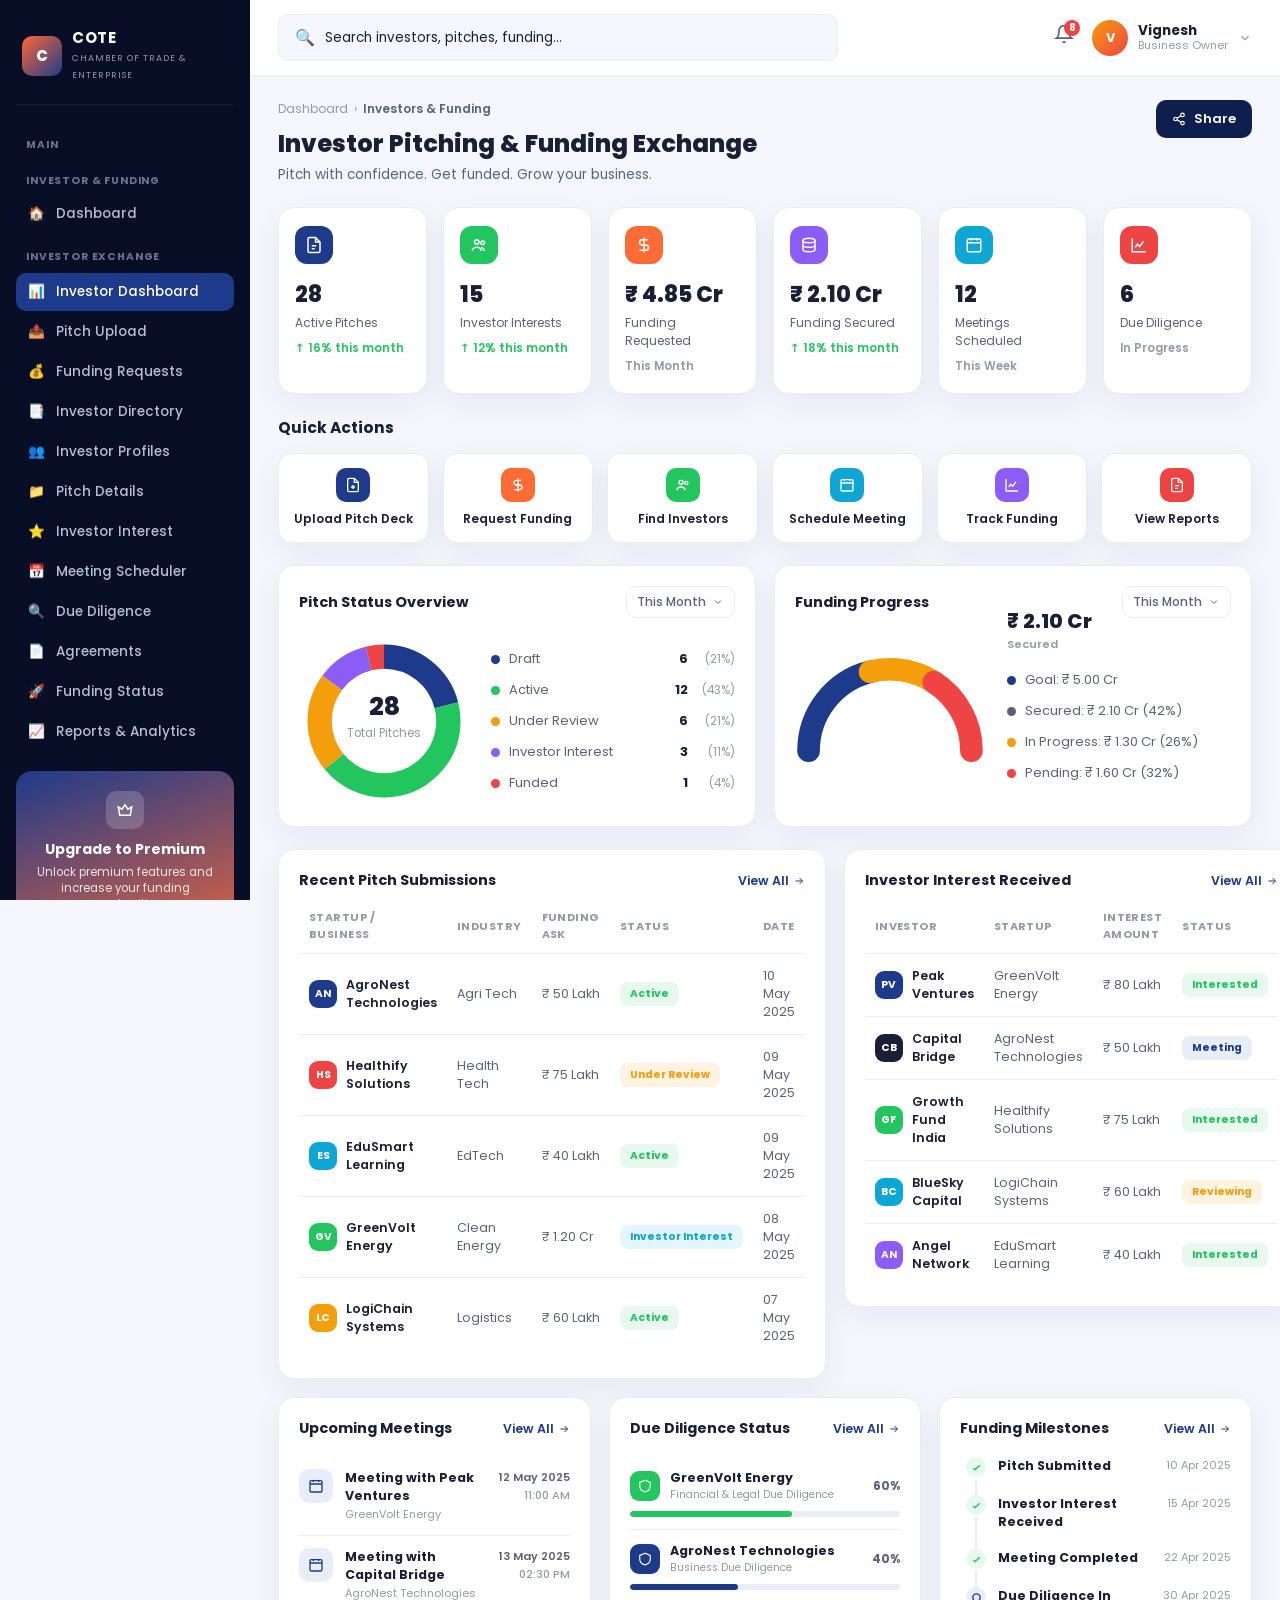
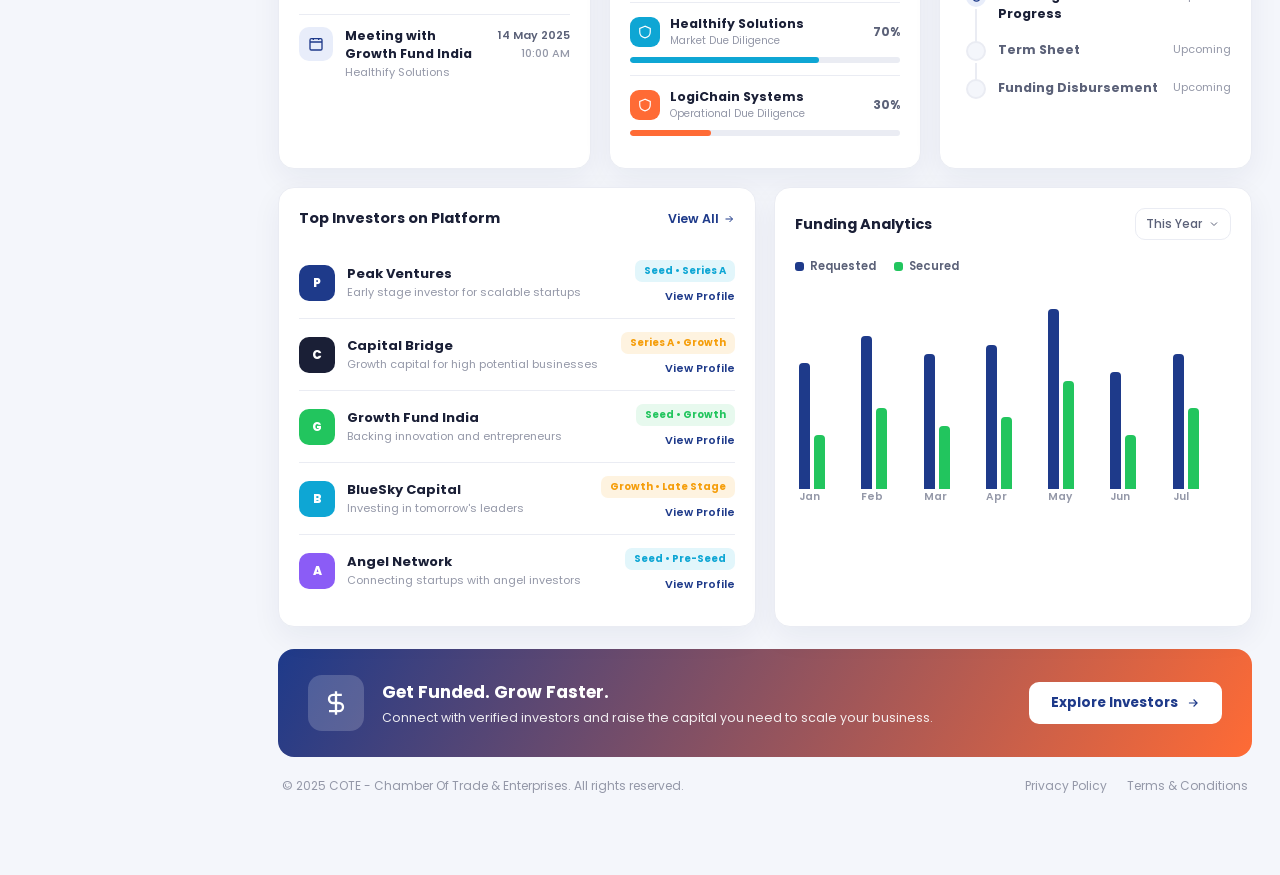
<file: investor-funding-dashboard.html>
<!DOCTYPE html>
<html lang="en">
<head>
<meta charset="UTF-8">
<meta name="viewport" content="width=device-width, initial-scale=1.0">
<title>COTE — Investor Pitching & Funding Exchange</title>
<link rel="preconnect" href="https://fonts.googleapis.com">
<link href="https://fonts.googleapis.com/css2?family=Poppins:wght@400;500;600;700;800&display=swap" rel="stylesheet">
<style>
  :root{
    --primary:#1E3A8A;
    --primary-light:#e8edfa;
    --secondary:#FF6B35;
    --secondary-light:#ffece3;
    --success:#22C55E;
    --success-light:#e7f9ee;
    --warning:#F59E0B;
    --warning-light:#fef3e0;
    --danger:#EF4444;
    --danger-light:#fde9e9;
    --info:#0EA6D4;
    --info-light:#e2f6fb;
    --navy:#0f1f4d;
    --navy-2:#152a63;
    --text-dark:#1a1f36;
    --text-mid:#5b6178;
    --text-light:#9498a8;
    --bg:#f4f6fb;
     --navy-darker:#080E26;
    --card-bg:#ffffff;
    --border:#eaecf3;
    --radius:16px;
    --shadow: 0 10px 30px rgba(15,31,77,.06);
  }
  *{box-sizing:border-box; margin:0; padding:0;}
  body{
    font-family:'Poppins',system-ui,sans-serif;
    background:var(--bg);
    color:var(--text-dark);
    -webkit-font-smoothing:antialiased;
    
  }
  a{text-decoration:none; color:inherit;}
  button{font-family:inherit; cursor:pointer; border:none; background:none;}

  .app{ display:grid; grid-template-columns:250px 1fr; min-height:100vh; }

  /* ===== Sidebar ===== */
  .sidebar{
    background:var(--navy-darker);color:#CBD5E1;padding:24px 18px 20px;
    padding:24px 16px 20px; display:flex; flex-direction:column;
    position:sticky; top:0; height:100vh; overflow-y:auto; z-index:60;
  }
  .brand{
    display:flex;align-items:center;gap:10px;
    padding:6px 6px 22px;
    border-bottom:1px solid rgba(255,255,255,0.06);
    margin-bottom:18px;
  }
  .brand .logo-mark{
    width:40px;height:40px;border-radius:10px;
    background:linear-gradient(135deg,#FF6835,#1E3A8A);
    display:flex;align-items:center;justify-content:center;
    font-weight:800;color:#fff;font-size:15px;letter-spacing:.5px;
    flex-shrink:0;
  }
  .brand .brand-text{line-height:1.1;}
  .brand .brand-text b{display:block;font-size:15px;color:#fff;letter-spacing:.5px;}
  .brand .brand-text span{font-size:9px;color:#8B95B5;letter-spacing:1px;text-transform:uppercase;}


  .nav-group-label{ font-size:10.5px; letter-spacing:.08em; color:#6b7191; font-weight:700; padding:14px 10px 6px; }
  .nav{display:flex; flex-direction:column; gap:2px;}
  .nav-item{
    display:flex;align-items:center;gap:11px; padding:9px 12px; border-radius:10px;
    font-size:13.5px; font-weight:500; color:#b7bcd6;
    transition:background .15s, color .15s; white-space:nowrap;
  }
  .nav-item svg{width:17px;height:17px; flex-shrink:0; opacity:.85;}
  .nav-item:hover{background:#1c2860; color:#fff;}
  .nav-item.active{background:var(--primary); color:#fff;}
  .nav-item.active svg{opacity:1;}

  .upgrade-card{
    margin-top:auto;
    background:linear-gradient(160deg,var(--primary),var(--secondary));
    border-radius:var(--radius); padding:20px 18px; text-align:center; color:#fff; margin-top:18px;
  }
  .upgrade-card .icon{
    width:38px;height:38px;background:rgba(255,255,255,.18); border-radius:10px;
    display:flex;align-items:center;justify-content:center; margin:0 auto 10px;
  }
  .upgrade-card h4{font-size:14px; margin-bottom:4px;}
  .upgrade-card p{font-size:11.5px; opacity:.85; line-height:1.4; margin-bottom:14px;}
  .upgrade-card button{
    background:#fff; color:var(--primary); font-weight:700; font-size:12.5px;
    padding:9px 0; width:100%; border-radius:10px;
  }

  /* ===== Main ===== */
  .main{min-width:0;}
  .topbar{
    display:flex;align-items:center;gap:16px; padding:14px 28px;
    background:#fff; border-bottom:1px solid var(--border); position:sticky; top:0; z-index:50;
  }
  .hamburger{display:none; color:var(--text-mid);}
  .hamburger svg{width:22px;height:22px;}
   .search-box{
    flex:1;
    display:flex;align-items:center;gap:10px;
    background:var(--bg);
    border:1px solid var(--border);
    border-radius:10px;
    padding:10px 16px;
    max-width:560px;
  }
  .search-box input{
    border:none;background:transparent;outline:none;
    font-size:13.5px;width:100%;color:var(--text-dark);
    font-family:inherit;
  }
  .search-box input::placeholder{color:var(--text-soft);}
  .topbar-right{
    display:flex;align-items:center;gap:18px;margin-left:auto;
  }
  .bell{position:relative; color:var(--text-mid);}
  .bell svg{width:20px;height:20px;}
  .bell .dot{
    position:absolute; top:-4px; right:-6px; background:var(--danger); color:#fff;
    font-size:9.5px; font-weight:700; width:16px;height:16px;border-radius:50%;
    display:flex;align-items:center;justify-content:center;
  }
  .user{display:flex;align-items:center;gap:10px;}
  .avatar{
    width:36px;height:36px;border-radius:50%;
    background:linear-gradient(135deg,var(--warning),var(--danger));
    display:flex;align-items:center;justify-content:center;color:#fff;font-weight:700;font-size:13px;
  }
  .user-info{line-height:1.2; white-space:nowrap;}
  .user-info .uname{font-size:13.5px;font-weight:700;}
  .user-info .urole{font-size:11px;color:var(--text-light);}
  .chev{width:14px;height:14px;color:var(--text-light);}

  .content{padding:24px 28px 60px;}

  .page-head{ display:flex; justify-content:space-between; align-items:flex-start; flex-wrap:wrap; gap:14px; margin-bottom:22px; }
  .page-head h1{font-size:24px; font-weight:800; margin-bottom:4px;}
  .page-head p{color:var(--text-mid); font-size:13.5px;}
  .crumb{font-size:12px; color:var(--text-light); margin-bottom:8px;}
  .crumb b{color:var(--text-mid); font-weight:600;}
  .head-right{display:flex; flex-direction:column; align-items:flex-end; gap:10px;}
  .share-btn{
    display:flex; align-items:center; gap:8px; background:var(--navy); color:#fff;
    font-weight:600; font-size:13px; padding:9px 16px; border-radius:10px;
  }
  .share-btn svg{width:14px;height:14px;}

  /* ===== Stat cards ===== */
  .stats-grid{ display:grid; grid-template-columns:repeat(6,1fr); gap:16px; margin-bottom:22px; }
  .stat-card{
    background:var(--card-bg); border-radius:var(--radius); padding:18px 16px;
    box-shadow:var(--shadow); border:1px solid var(--border);
  }
  .stat-icon{ width:38px;height:38px;border-radius:12px; display:flex;align-items:center;justify-content:center; margin-bottom:14px; }
  .stat-icon svg{width:18px;height:18px;color:#fff;}
  .stat-num{font-size:22px; font-weight:800; margin-bottom:3px;}
  .stat-label{font-size:12px; color:var(--text-mid); margin-bottom:8px;}
  .stat-delta{font-size:11.5px; font-weight:600; color:var(--success); display:flex; align-items:center; gap:3px;}
  .stat-delta.neutral{color:var(--text-light);}

  .bg-primary{background:var(--primary);} .bg-success{background:var(--success);}
  .bg-secondary{background:var(--secondary);} .bg-purple{background:#8b5cf6;}
  .bg-info{background:var(--info);} .bg-danger{background:var(--danger);}

  /* ===== Quick actions ===== */
  .section-title{font-size:15.5px; font-weight:700; margin-bottom:14px;}
  .quick-actions{ display:grid; grid-template-columns:repeat(6,1fr); gap:14px; margin-bottom:22px; }
  .qa-btn{
    background:#fff; border:1px solid var(--border); border-radius:14px;
    padding:14px 10px; display:flex; flex-direction:column; align-items:center; gap:8px;
    font-size:12px; font-weight:600; color:var(--text-dark); box-shadow:var(--shadow);
    transition:transform .12s, box-shadow .12s;
  }
  .qa-btn:hover{transform:translateY(-2px); box-shadow:0 12px 30px rgba(15,31,77,.1);}
  .qa-icon{width:34px;height:34px;border-radius:10px;display:flex;align-items:center;justify-content:center;}
  .qa-icon svg{width:16px;height:16px;}

  /* ===== two-col charts ===== */
  .charts-row{ display:grid; grid-template-columns:1fr 1fr; gap:18px; margin-bottom:22px; align-items:stretch; }
  .panel{ background:#fff; border:1px solid var(--border); border-radius:var(--radius); padding:20px; box-shadow:var(--shadow); }
  .panel-head{display:flex; justify-content:space-between; align-items:center; margin-bottom:18px;}
  .panel-head h3{font-size:14.5px; font-weight:700;}
  .filter-pill{
    display:flex; align-items:center; gap:6px; border:1px solid var(--border); border-radius:10px;
    padding:6px 10px; font-size:12px; color:var(--text-mid); font-weight:500;
  }
  .filter-pill svg{width:12px;height:12px;}
  .link{color:var(--primary); font-size:12.5px; font-weight:600; display:flex; align-items:center; gap:4px;}
  .link svg{width:12px;height:12px;}

  .donut-wrap{display:flex; align-items:center; gap:22px; flex-wrap:wrap;}
  .donut-legend{flex:1; min-width:180px; display:flex; flex-direction:column; gap:11px;}
  .legend-row{display:flex; align-items:center; font-size:13px; gap:9px;}
  .legend-dot{width:9px;height:9px;border-radius:50%; flex-shrink:0;}
  .legend-name{flex:1; color:var(--text-mid);}
  .legend-val{font-weight:700;}
  .legend-pct{color:var(--text-light); font-size:11.5px; width:38px; text-align:right;}

  /* gauge */
  .gauge-wrap{display:flex; align-items:center; gap:22px; flex-wrap:wrap;}
  .gauge-legend{flex:1; min-width:190px; display:flex; flex-direction:column; gap:11px;}
  .gauge-center{font-size:20px; font-weight:800;}
  .gauge-sub{font-size:11px; color:var(--text-light); font-weight:600;}

  /* ===== Tables ===== */
  .table-row-section{ display:grid; grid-template-columns:1fr 1fr; gap:18px; align-items:start; margin-bottom:18px; }
  .table-wrap{overflow-x:auto;}
 table{
    width:100%;
    border-collapse:collapse;
    min-width:100%;
}
  thead th{
    text-align:left; font-size:11px; text-transform:uppercase; letter-spacing:.04em;
    color:var(--text-light); font-weight:700; padding:0 10px 10px; border-bottom:1px solid var(--border);
  }
  tbody td{padding:13px 10px; font-size:12.5px; border-bottom:1px solid var(--border); vertical-align:middle;}
  tbody tr:last-child td{border-bottom:none;}
  .cell-main{display:flex; align-items:center; gap:9px; font-weight:600;}
  .cell-avatar{
    width:28px;height:28px;border-radius:9px; flex-shrink:0;
    display:flex;align-items:center;justify-content:center;color:#fff;font-weight:700;font-size:10.5px;
  }
  .badge{ display:inline-block; padding:4px 10px; border-radius:8px; font-size:10.5px; font-weight:700; white-space:nowrap; }
  .badge.active{background:var(--success-light); color:var(--success);}
  .badge.review{background:var(--warning-light); color:var(--warning);}
  .badge.interest{background:var(--info-light); color:var(--info);}
  .badge.interested{background:var(--success-light); color:var(--success);}
  .badge.meeting{background:var(--primary-light); color:var(--primary);}
  .badge.reviewing{background:var(--warning-light); color:var(--warning);}
  .muted{color:var(--text-mid);}

  /* three-col panels row */
  .three-row{ display:grid; grid-template-columns:1fr 1fr 1fr; gap:18px; margin-bottom:18px; }

  .meeting-item{display:flex; align-items:flex-start; gap:12px; padding:12px 0; border-bottom:1px solid var(--border);}
  .meeting-item:last-child{border-bottom:none;}
  .meeting-icon{
    width:34px;height:34px;border-radius:10px; background:var(--primary-light); color:var(--primary);
    display:flex;align-items:center;justify-content:center; flex-shrink:0;
  }
  .meeting-icon svg{width:16px;height:16px;}
  .meeting-body{flex:1; min-width:0;}
  .meeting-body .mt{font-size:12.5px; font-weight:700;}
  .meeting-body .ms{font-size:11px; color:var(--text-light); margin-top:1px;}
  .meeting-date{text-align:right; font-size:11px; color:var(--text-mid); font-weight:600; white-space:nowrap;}
  .meeting-date .time{color:var(--text-light); font-weight:500; display:block; margin-top:1px;}

  .dd-item{padding:12px 0; border-bottom:1px solid var(--border);}
  .dd-item:last-child{border-bottom:none;}
  .dd-top{display:flex; align-items:center; gap:10px; margin-bottom:8px;}
  .dd-icon{
    width:30px;height:30px;border-radius:9px; flex-shrink:0;
    display:flex;align-items:center;justify-content:center; color:#fff;
  }
  .dd-icon svg{width:14px;height:14px;}
  .dd-name{font-size:12.5px; font-weight:700;}
  .dd-sub{font-size:10.5px; color:var(--text-light);}
  .dd-pct{margin-left:auto; font-size:12px; font-weight:700; color:var(--text-mid);}
  .progress-bar{height:6px; background:var(--border); border-radius:4px; overflow:hidden;}
  .progress-fill{height:100%; border-radius:4px;}

  .timeline{position:relative; padding-left:6px;}
  .tl-item{display:flex; gap:12px; padding-bottom:18px; position:relative;}
  .tl-item:last-child{padding-bottom:0;}
  .tl-item:not(:last-child)::before{
    content:''; position:absolute; left:9px; top:22px; bottom:-4px; width:2px; background:var(--border);
  }
  .tl-dot{
    width:20px;height:20px;border-radius:50%; flex-shrink:0; display:flex;align-items:center;justify-content:center;
    background:var(--success-light); color:var(--success); z-index:1;
  }
  .tl-dot.pending{background:var(--primary-light); color:var(--primary);}
  .tl-dot.upcoming{background:var(--bg); color:var(--text-light); border:2px solid var(--border);}
  .tl-dot svg{width:11px;height:11px;}
  .tl-body{flex:1; display:flex; justify-content:space-between; gap:8px; align-items:flex-start;}
  .tl-body .tn{font-size:12.5px; font-weight:700;}
  .tl-body .td{font-size:11px; color:var(--text-light); white-space:nowrap;}

  /* Top investors */
  .investor-row{display:flex; align-items:center; gap:12px; padding:13px 0; border-bottom:1px solid var(--border);}
  .investor-row:last-child{border-bottom:none;}
  .investor-logo{
    width:36px;height:36px;border-radius:10px; flex-shrink:0;
    display:flex;align-items:center;justify-content:center;font-weight:800;font-size:12px;color:#fff;
  }
  .investor-info{flex:1; min-width:0;}
  .investor-info .iname{font-size:13px; font-weight:700;}
  .investor-info .icat{font-size:11px; color:var(--text-light);}
  .investor-right{display:flex; flex-direction:column; align-items:flex-end; gap:6px;}
  .stage-badge{ font-size:10px; font-weight:700; padding:3px 9px; border-radius:7px; white-space:nowrap; }
  .stage-1{background:var(--info-light); color:var(--info);}
  .stage-2{background:var(--success-light); color:var(--success);}
  .stage-3{background:var(--warning-light); color:var(--warning);}
  .view-profile{font-size:11px; color:var(--primary); font-weight:600;}

  /* bar chart */
 .bar-chart{
    display:flex;
    align-items:flex-end;
    justify-content:space-between;
    gap:8px;
    height:220px;
    padding:10px 4px 0;
    overflow:hidden;
}
 .bar-group{
    flex:1;
    min-width:0;
}
  .bars{display:flex; align-items:flex-end; gap:4px; height:180px;}
  .bar{width:11px; border-radius:4px 4px 0 0; transition:height .6s ease;}
  .bar-label{font-size:10.5px; color:var(--text-light); font-weight:600;}
  .chart-legend{display:flex; gap:18px; margin-bottom:10px;}
  .chart-legend .lg{display:flex; align-items:center; gap:6px; font-size:11.5px; color:var(--text-mid); font-weight:600;}
  .chart-legend .sw{width:9px;height:9px;border-radius:3px;}

  /* CTA banner */
  .cta-banner{
    margin-top:4px; background:linear-gradient(120deg,var(--primary),var(--secondary));
    border-radius:var(--radius); padding:26px 30px;
    display:flex; align-items:center; justify-content:space-between; gap:20px; color:#fff; flex-wrap:wrap;
  }
  .cta-left{display:flex; align-items:center; gap:18px;}
  .cta-icon{
    width:56px;height:56px;background:rgba(255,255,255,.18);border-radius:14px;
    display:flex;align-items:center;justify-content:center; flex-shrink:0;
  }
  .cta-icon svg{width:28px;height:28px;}
  .cta-left h3{font-size:17px; margin-bottom:4px;}
  .cta-left p{font-size:12.5px; opacity:.9;}
  .cta-btn{
    background:#fff; color:var(--primary); font-weight:700; font-size:13.5px;
    padding:11px 22px; border-radius:10px; display:flex; align-items:center; gap:8px; white-space:nowrap;
  }
  .cta-btn svg{width:14px;height:14px;}

  footer{ display:flex; justify-content:space-between; align-items:center; padding:20px 4px; color:var(--text-light); font-size:12px; flex-wrap:wrap; gap:8px; }
  footer .flinks{display:flex; gap:20px;}

  .overlay{ display:none; position:fixed; inset:0; background:rgba(10,14,35,.5); z-index:55; }
  .overlay.show{display:block;}

  /* ===================== RESPONSIVE ===================== */
  /* @media (max-width:1180px){
    .stats-grid{grid-template-columns:repeat(3,1fr);}
    .quick-actions{grid-template-columns:repeat(3,1fr);}
    .charts-row{grid-template-columns:1fr;}
    .table-row-section{grid-template-columns:1fr;}
    .three-row{grid-template-columns:1fr;}
  }

  @media (max-width:860px){
    .app{grid-template-columns:1fr;}
    .sidebar{
      position:fixed; left:0; top:0; height:100vh; width:250px;
      transform:translateX(-100%); transition:transform .25s ease;
    }
    .sidebar.open{transform:translateX(0);}
    .hamburger{display:flex; align-items:center;}
    .topbar{padding:12px 16px; gap:12px;}
    .content{padding:18px 16px 44px;}
    .page-head{flex-direction:column;}
    .head-right{align-items:flex-start;}
    .user-info{display:none;}
    .search-box{max-width:none;}
  }

  @media (max-width:600px){
    .stats-grid{grid-template-columns:repeat(2,1fr);}
    .quick-actions{grid-template-columns:repeat(2,1fr);}
    .cta-banner{flex-direction:column; align-items:flex-start;}
    .cta-btn{width:100%; justify-content:center;}
    .page-head h1{font-size:20px;}
    footer{flex-direction:column; align-items:flex-start;}
    .investor-right{align-items:flex-end;}
  }

  @media (max-width:420px){
    .stats-grid{grid-template-columns:1fr 1fr;}
    .stat-num{font-size:19px;}
  } */
  /* ================= Responsive ================= */

@media (max-width:1180px){

    .stats-grid{
        grid-template-columns:repeat(3,1fr);
    }

    .quick-actions{
        grid-template-columns:repeat(3,1fr);
    }

    .charts-row{
        grid-template-columns:1fr;
    }

    .table-row-section{
        grid-template-columns:1fr;
    }

    .three-row{
        grid-template-columns:1fr;
    }

}

@media (max-width:860px){

    .app{
        grid-template-columns:1fr;
    }

    .sidebar{
        position:fixed;
        left:0;
        top:0;
        height:100vh;
        width:250px;
        transform:translateX(-100%);
        transition:.25s;
        z-index:999;
    }

    .sidebar.open{
        transform:translateX(0);
    }

    .hamburger{
        display:flex;
        align-items:center;
    }

    .topbar{
        padding:12px 16px;
        gap:12px;
    }

    .content{
        padding:18px 16px 44px;
    }

    .page-head{
        flex-direction:column;
    }

    .head-right{
        align-items:flex-start;
    }

    .user-info{
        display:none;
    }

    .search-box{
        max-width:none;
    }

    body,
    .main,
    .content{
        overflow-x:hidden;
    }

    .table-wrap{
        overflow:visible;
    }

    table{
        min-width:100%;
    }

}

@media (max-width:600px){

    .stats-grid{
        grid-template-columns:repeat(2,1fr);
    }

    .quick-actions{
        grid-template-columns:repeat(2,1fr);
    }

    .cta-banner{
        flex-direction:column;
        align-items:flex-start;
    }

    .cta-btn{
        width:100%;
        justify-content:center;
    }

    .page-head h1{
        font-size:20px;
    }

    footer{
        flex-direction:column;
        align-items:flex-start;
    }

    .investor-right{
        align-items:flex-end;
    }

    /* ===== Table becomes Card ===== */

    .table-wrap{
        overflow:visible;
    }

    table,
    thead,
    tbody,
    tr,
    th,
    td{
        display:block;
        width:100%;
    }

    thead{
        display:none;
    }

    tbody tr{
        background:#fff;
        border:1px solid #E8ECF5;
        border-radius:14px;
        margin-bottom:18px;
        padding:16px;
        box-shadow:0 6px 20px rgba(0,0,0,.06);
    }

    tbody td{
        display:flex;
        justify-content:space-between;
        align-items:center;
        padding:8px 0;
        border:none;
        font-size:14px;
    }

    tbody td::before{
        font-weight:600;
        color:#666;
    }

    tbody td:nth-child(1)::before{content:"Project";}
    tbody td:nth-child(2)::before{content:"Collaborator";}
    tbody td:nth-child(3)::before{content:"Industry";}
    tbody td:nth-child(4)::before{content:"Progress";}
    tbody td:nth-child(5)::before{content:"Meeting";}
    tbody td:nth-child(6)::before{content:"Status";}

    .proj-cell{
        width:auto;
        justify-content:flex-end;
    }

    .progress-cell{
        width:65%;
    }
  .bar-chart{
    gap:4px;
    overflow:hidden;
}

.bar-group{
    min-width:0;
}

.bar{
    width:8px;
}

}

@media (max-width:420px){

    .stats-grid{
        grid-template-columns:1fr;
    }

    .quick-actions{
        grid-template-columns:1fr;
    }

    .stat-num{
        font-size:19px;
    }

}
  
</style>
</head>
<body>

<div class="overlay" id="overlay"></div>

<div class="app">
  <!-- ============ SIDEBAR ============ -->
<aside class="sidebar" id="sidebar">
    <div class="brand">
      <div class="logo-mark">C</div>
      <div class="brand-text">
        <b>COTE</b>
        <span>Chamber of Trade &amp; Enterprise</span>
      </div>
    </div>
    <div class="nav-group-label">MAIN</div>
    <div class="nav-group-label">INVESTOR &amp; FUNDING</div>
    <nav class="nav">
     <a class="nav-item" href="#"><span class="ic">🏠</span> Dashboard</a>

<div class="nav-group-label">INVESTOR EXCHANGE</div>

<a class="nav-item active" href="#"><span class="ic">📊</span> Investor Dashboard</a>

<a class="nav-item" href="#"><span class="ic">📤</span> Pitch Upload</a>

<a class="nav-item" href="#"><span class="ic">💰</span> Funding Requests</a>

<a class="nav-item" href="#"><span class="ic">📑</span> Investor Directory</a>

<a class="nav-item" href="#"><span class="ic">👥</span> Investor Profiles</a>

<a class="nav-item" href="#"><span class="ic">📁</span> Pitch Details</a>

<a class="nav-item" href="#"><span class="ic">⭐</span> Investor Interest</a>

<a class="nav-item" href="#"><span class="ic">📅</span> Meeting Scheduler</a>

<a class="nav-item" href="#"><span class="ic">🔍</span> Due Diligence</a>

<a class="nav-item" href="#"><span class="ic">📄</span> Agreements</a>

<a class="nav-item" href="#"><span class="ic">🚀</span> Funding Status</a>

<a class="nav-item" href="#"><span class="ic">📈</span> Reports &amp; Analytics</a>
    <div class="upgrade-card">
      <div class="icon">
        <svg width="18" height="18" viewBox="0 0 24 24" fill="none" stroke="#fff" stroke-width="2"><path d="M3 8l5 3 4-6 4 6 5-3-2 11H5z"/></svg>
      </div>
      <h4>Upgrade to Premium</h4>
      <p>Unlock premium features and increase your funding opportunities.</p>
      <button>Upgrade Now</button>
    </div>
  </aside>

  <!-- ============ MAIN ============ -->
  <div class="main">
    <div class="topbar">
      <button class="hamburger" id="hamburger" aria-label="Open menu">
        <svg viewBox="0 0 24 24" fill="none" stroke="currentColor" stroke-width="2"><path d="M3 6h18M3 12h18M3 18h18"/></svg>
      </button>
      <div class="search-box">
        <span>🔍</span>
        <input type="text" placeholder="Search investors, pitches, funding...">
      </div>
      <div class="topbar-right">
        <div class="bell"><svg viewBox="0 0 24 24" fill="none" stroke="currentColor" stroke-width="2"><path d="M18 8a6 6 0 0 0-12 0c0 7-3 9-3 9h18s-3-2-3-9"/><path d="M13.7 21a2 2 0 0 1-3.4 0"/></svg><span class="dot">8</span></div>
        <div class="user">
          <div class="avatar">V</div>
          <div class="user-info">
            <div class="uname">Vignesh</div>
            <div class="urole">Business Owner</div>
          </div>
          <svg class="chev" viewBox="0 0 24 24" fill="none" stroke="currentColor" stroke-width="2"><path d="m6 9 6 6 6-6"/></svg>
        </div>
      </div>
    </div>

    <div class="content">
      <div class="page-head">
        <div>
          <div class="crumb">Dashboard &nbsp;›&nbsp; <b>Investors &amp; Funding</b></div>
          <h1>Investor Pitching &amp; Funding Exchange</h1>
          <p>Pitch with confidence. Get funded. Grow your business.</p>
        </div>
        <div class="head-right">
          <button class="share-btn">
            <svg viewBox="0 0 24 24" fill="none" stroke="currentColor" stroke-width="2"><circle cx="18" cy="5" r="3"/><circle cx="6" cy="12" r="3"/><circle cx="18" cy="19" r="3"/><path d="M8.6 10.6 15.4 6.4M8.6 13.4l6.8 4.2"/></svg>
            Share
          </button>
        </div>
      </div>

      <!-- STAT CARDS -->
      <div class="stats-grid">
        <div class="stat-card">
          <div class="stat-icon bg-primary"><svg viewBox="0 0 24 24" fill="none" stroke="#fff" stroke-width="2"><path d="M14 2H6a2 2 0 0 0-2 2v16a2 2 0 0 0 2 2h12a2 2 0 0 0 2-2V8z"/><path d="M14 2v6h6M9 13h6M9 17h4"/></svg></div>
          <div class="stat-num">28</div>
          <div class="stat-label">Active Pitches</div>
          <div class="stat-delta">↑ 16% this month</div>
        </div>
        <div class="stat-card">
          <div class="stat-icon bg-success"><svg viewBox="0 0 24 24" fill="none" stroke="#fff" stroke-width="2"><circle cx="9" cy="8" r="3"/><path d="M3 20c0-3 2.7-5 6-5s6 2 6 5"/><circle cx="17" cy="9" r="2.4"/><path d="M14.5 15.4c2.5.3 4.3 1.9 4.3 4.6"/></svg></div>
          <div class="stat-num">15</div>
          <div class="stat-label">Investor Interests</div>
          <div class="stat-delta">↑ 12% this month</div>
        </div>
        <div class="stat-card">
          <div class="stat-icon bg-secondary"><svg viewBox="0 0 24 24" fill="none" stroke="#fff" stroke-width="2"><path d="M12 2v20M17 5H9.5a3.5 3.5 0 0 0 0 7h5a3.5 3.5 0 0 1 0 7H6"/></svg></div>
          <div class="stat-num">₹ 4.85 Cr</div>
          <div class="stat-label">Funding Requested</div>
          <div class="stat-delta neutral">This Month</div>
        </div>
        <div class="stat-card">
          <div class="stat-icon bg-purple"><svg viewBox="0 0 24 24" fill="none" stroke="#fff" stroke-width="2"><ellipse cx="12" cy="6" rx="8" ry="3"/><path d="M4 6v6c0 1.7 3.6 3 8 3s8-1.3 8-3V6"/><path d="M4 12v6c0 1.7 3.6 3 8 3s8-1.3 8-3v-6"/></svg></div>
          <div class="stat-num">₹ 2.10 Cr</div>
          <div class="stat-label">Funding Secured</div>
          <div class="stat-delta">↑ 18% this month</div>
        </div>
        <div class="stat-card">
          <div class="stat-icon bg-info"><svg viewBox="0 0 24 24" fill="none" stroke="#fff" stroke-width="2"><rect x="3" y="4" width="18" height="17" rx="2"/><path d="M3 9h18M8 3v3M16 3v3"/></svg></div>
          <div class="stat-num">12</div>
          <div class="stat-label">Meetings Scheduled</div>
          <div class="stat-delta neutral">This Week</div>
        </div>
        <div class="stat-card">
          <div class="stat-icon bg-danger"><svg viewBox="0 0 24 24" fill="none" stroke="#fff" stroke-width="2"><path d="M3 3v18h18"/><path d="M7 15l3-4 3 3 5-7"/></svg></div>
          <div class="stat-num">6</div>
          <div class="stat-label">Due Diligence</div>
          <div class="stat-delta neutral">In Progress</div>
        </div>
      </div>

      <!-- QUICK ACTIONS -->
      <div class="section-title">Quick Actions</div>
      <div class="quick-actions">
        <button class="qa-btn"><div class="qa-icon bg-primary"><svg viewBox="0 0 24 24" fill="none" stroke="#fff" stroke-width="2"><path d="M14 2H6a2 2 0 0 0-2 2v16a2 2 0 0 0 2 2h12a2 2 0 0 0 2-2V8z"/><path d="M14 2v6h6M12 18v-6m-3 3h6"/></svg></div>Upload Pitch Deck</button>
        <button class="qa-btn"><div class="qa-icon bg-secondary"><svg viewBox="0 0 24 24" fill="none" stroke="#fff" stroke-width="2"><path d="M12 2v20M17 5H9.5a3.5 3.5 0 0 0 0 7h5a3.5 3.5 0 0 1 0 7H6"/></svg></div>Request Funding</button>
        <button class="qa-btn"><div class="qa-icon bg-success"><svg viewBox="0 0 24 24" fill="none" stroke="#fff" stroke-width="2"><circle cx="9" cy="8" r="3"/><circle cx="17" cy="9" r="2.4"/><path d="M3 20c0-3 2.7-5 6-5s6 2 6 5"/></svg></div>Find Investors</button>
        <button class="qa-btn"><div class="qa-icon bg-info"><svg viewBox="0 0 24 24" fill="none" stroke="#fff" stroke-width="2"><rect x="3" y="4" width="18" height="17" rx="2"/><path d="M3 9h18M8 3v3M16 3v3"/></svg></div>Schedule Meeting</button>
        <button class="qa-btn"><div class="qa-icon bg-purple"><svg viewBox="0 0 24 24" fill="none" stroke="#fff" stroke-width="2"><path d="M3 3v18h18"/><path d="M7 15l3-4 3 3 5-7"/></svg></div>Track Funding</button>
        <button class="qa-btn"><div class="qa-icon bg-danger"><svg viewBox="0 0 24 24" fill="none" stroke="#fff" stroke-width="2"><path d="M14 2H6a2 2 0 0 0-2 2v16a2 2 0 0 0 2 2h12a2 2 0 0 0 2-2V8z"/><path d="M14 2v6h6M9 13h6M9 17h4"/></svg></div>View Reports</button>
      </div>

      <!-- CHARTS -->
      <div class="charts-row">
        <div class="panel">
          <div class="panel-head">
            <h3>Pitch Status Overview</h3>
            <div class="filter-pill">This Month <svg viewBox="0 0 24 24" fill="none" stroke="currentColor" stroke-width="2"><path d="m6 9 6 6 6-6"/></svg></div>
          </div>
          <div class="donut-wrap">
            <svg width="170" height="170" viewBox="0 0 42 42" style="flex-shrink:0">
              <circle cx="21" cy="21" r="15.9" fill="none" stroke="#eaecf3" stroke-width="6"></circle>
              <g id="pitchDonut"></g>
              <text x="21" y="19.5" text-anchor="middle" font-size="6.2" font-weight="800" fill="#1a1f36" font-family="Poppins">28</text>
              <text x="21" y="25" text-anchor="middle" font-size="2.9" fill="#9498a8" font-family="Poppins">Total Pitches</text>
            </svg>
            <div class="donut-legend">
              <div class="legend-row"><span class="legend-dot" style="background:#1E3A8A"></span><span class="legend-name">Draft</span><span class="legend-val">6</span><span class="legend-pct">(21%)</span></div>
              <div class="legend-row"><span class="legend-dot" style="background:#22C55E"></span><span class="legend-name">Active</span><span class="legend-val">12</span><span class="legend-pct">(43%)</span></div>
              <div class="legend-row"><span class="legend-dot" style="background:#F59E0B"></span><span class="legend-name">Under Review</span><span class="legend-val">6</span><span class="legend-pct">(21%)</span></div>
              <div class="legend-row"><span class="legend-dot" style="background:#8b5cf6"></span><span class="legend-name">Investor Interest</span><span class="legend-val">3</span><span class="legend-pct">(11%)</span></div>
              <div class="legend-row"><span class="legend-dot" style="background:#EF4444"></span><span class="legend-name">Funded</span><span class="legend-val">1</span><span class="legend-pct">(4%)</span></div>
            </div>
          </div>
        </div>

        <div class="panel">
          <div class="panel-head">
            <h3>Funding Progress</h3>
            <div class="filter-pill">This Month <svg viewBox="0 0 24 24" fill="none" stroke="currentColor" stroke-width="2"><path d="m6 9 6 6 6-6"/></svg></div>
          </div>
          <div class="gauge-wrap">
            <svg width="190" height="120" viewBox="0 0 42 24" style="flex-shrink:0">
              <path d="M3 21 A18 18 0 0 1 39 21" fill="none" stroke="#eaecf3" stroke-width="5" stroke-linecap="round"></path>
              <g id="fundingGauge"></g>
            </svg>
            <div class="gauge-legend" style="margin-top:-30px">
              <div style="text-align:left; margin-bottom:6px;">
                <div class="gauge-center">₹ 2.10 Cr</div>
                <div class="gauge-sub">Secured</div>
              </div>
              <div class="legend-row"><span class="legend-dot" style="background:#1E3A8A"></span><span class="legend-name">Goal: ₹ 5.00 Cr</span></div>
              <div class="legend-row"><span class="legend-dot" style="background:#5b6178"></span><span class="legend-name">Secured: ₹ 2.10 Cr (42%)</span></div>
              <div class="legend-row"><span class="legend-dot" style="background:#F59E0B"></span><span class="legend-name">In Progress: ₹ 1.30 Cr (26%)</span></div>
              <div class="legend-row"><span class="legend-dot" style="background:#EF4444"></span><span class="legend-name">Pending: ₹ 1.60 Cr (32%)</span></div>
            </div>
          </div>
        </div>
      </div>

      <!-- TABLES -->
      <div class="table-row-section">
        <div class="panel">
          <div class="panel-head">
            <h3>Recent Pitch Submissions</h3>
            <a class="link" href="#">View All <svg viewBox="0 0 24 24" fill="none" stroke="currentColor" stroke-width="2"><path d="M5 12h14M13 6l6 6-6 6"/></svg></a>
          </div>
          <div class="table-wrap">
            <table>
              <thead><tr><th>Startup / Business</th><th>Industry</th><th>Funding Ask</th><th>Status</th><th>Date</th></tr></thead>
              <tbody>
                <tr>
                  <td><div class="cell-main"><div class="cell-avatar" style="background:#1E3A8A">AN</div>AgroNest Technologies</div></td>
                  <td class="muted">Agri Tech</td>
                  <td class="muted">₹ 50 Lakh</td>
                  <td><span class="badge active">Active</span></td>
                  <td class="muted">10 May 2025</td>
                </tr>
                <tr>
                  <td><div class="cell-main"><div class="cell-avatar" style="background:#EF4444">HS</div>Healthify Solutions</div></td>
                  <td class="muted">Health Tech</td>
                  <td class="muted">₹ 75 Lakh</td>
                  <td><span class="badge review">Under Review</span></td>
                  <td class="muted">09 May 2025</td>
                </tr>
                <tr>
                  <td><div class="cell-main"><div class="cell-avatar" style="background:#0EA6D4">ES</div>EduSmart Learning</div></td>
                  <td class="muted">EdTech</td>
                  <td class="muted">₹ 40 Lakh</td>
                  <td><span class="badge active">Active</span></td>
                  <td class="muted">09 May 2025</td>
                </tr>
                <tr>
                  <td><div class="cell-main"><div class="cell-avatar" style="background:#22C55E">GV</div>GreenVolt Energy</div></td>
                  <td class="muted">Clean Energy</td>
                  <td class="muted">₹ 1.20 Cr</td>
                  <td><span class="badge interest">Investor Interest</span></td>
                  <td class="muted">08 May 2025</td>
                </tr>
                <tr>
                  <td><div class="cell-main"><div class="cell-avatar" style="background:#F59E0B">LC</div>LogiChain Systems</div></td>
                  <td class="muted">Logistics</td>
                  <td class="muted">₹ 60 Lakh</td>
                  <td><span class="badge active">Active</span></td>
                  <td class="muted">07 May 2025</td>
                </tr>
              </tbody>
            </table>
          </div>
        </div>

        <div class="panel">
          <div class="panel-head">
            <h3>Investor Interest Received</h3>
            <a class="link" href="#">View All <svg viewBox="0 0 24 24" fill="none" stroke="currentColor" stroke-width="2"><path d="M5 12h14M13 6l6 6-6 6"/></svg></a>
          </div>
          <div class="table-wrap">
            <table>
              <thead><tr><th>Investor</th><th>Startup</th><th>Interest Amount</th><th>Status</th></tr></thead>
              <tbody>
                <tr>
                  <td><div class="cell-main"><div class="cell-avatar" style="background:#1E3A8A">PV</div>Peak Ventures</div></td>
                  <td class="muted">GreenVolt Energy</td>
                  <td class="muted">₹ 80 Lakh</td>
                  <td><span class="badge interested">Interested</span></td>
                </tr>
                <tr>
                  <td><div class="cell-main"><div class="cell-avatar" style="background:#1a1f36">CB</div>Capital Bridge</div></td>
                  <td class="muted">AgroNest Technologies</td>
                  <td class="muted">₹ 50 Lakh</td>
                  <td><span class="badge meeting">Meeting</span></td>
                </tr>
                <tr>
                  <td><div class="cell-main"><div class="cell-avatar" style="background:#22C55E">GF</div>Growth Fund India</div></td>
                  <td class="muted">Healthify Solutions</td>
                  <td class="muted">₹ 75 Lakh</td>
                  <td><span class="badge interested">Interested</span></td>
                </tr>
                <tr>
                  <td><div class="cell-main"><div class="cell-avatar" style="background:#0EA6D4">BC</div>BlueSky Capital</div></td>
                  <td class="muted">LogiChain Systems</td>
                  <td class="muted">₹ 60 Lakh</td>
                  <td><span class="badge reviewing">Reviewing</span></td>
                </tr>
                <tr>
                  <td><div class="cell-main"><div class="cell-avatar" style="background:#8b5cf6">AN</div>Angel Network</div></td>
                  <td class="muted">EduSmart Learning</td>
                  <td class="muted">₹ 40 Lakh</td>
                  <td><span class="badge interested">Interested</span></td>
                </tr>
              </tbody>
            </table>
          </div>
        </div>
      </div>

      <!-- THREE COL: meetings / due diligence / milestones -->
      <div class="three-row">
        <div class="panel">
          <div class="panel-head">
            <h3>Upcoming Meetings</h3>
            <a class="link" href="#">View All <svg viewBox="0 0 24 24" fill="none" stroke="currentColor" stroke-width="2"><path d="M5 12h14M13 6l6 6-6 6"/></svg></a>
          </div>
          <div class="meeting-item">
            <div class="meeting-icon"><svg viewBox="0 0 24 24" fill="none" stroke="currentColor" stroke-width="2"><rect x="3" y="4" width="18" height="17" rx="2"/><path d="M3 9h18M8 3v3M16 3v3"/></svg></div>
            <div class="meeting-body"><div class="mt">Meeting with Peak Ventures</div><div class="ms">GreenVolt Energy</div></div>
            <div class="meeting-date">12 May 2025<span class="time">11:00 AM</span></div>
          </div>
          <div class="meeting-item">
            <div class="meeting-icon"><svg viewBox="0 0 24 24" fill="none" stroke="currentColor" stroke-width="2"><rect x="3" y="4" width="18" height="17" rx="2"/><path d="M3 9h18M8 3v3M16 3v3"/></svg></div>
            <div class="meeting-body"><div class="mt">Meeting with Capital Bridge</div><div class="ms">AgroNest Technologies</div></div>
            <div class="meeting-date">13 May 2025<span class="time">02:30 PM</span></div>
          </div>
          <div class="meeting-item">
            <div class="meeting-icon"><svg viewBox="0 0 24 24" fill="none" stroke="currentColor" stroke-width="2"><rect x="3" y="4" width="18" height="17" rx="2"/><path d="M3 9h18M8 3v3M16 3v3"/></svg></div>
            <div class="meeting-body"><div class="mt">Meeting with Growth Fund India</div><div class="ms">Healthify Solutions</div></div>
            <div class="meeting-date">14 May 2025<span class="time">10:00 AM</span></div>
          </div>
        </div>

        <div class="panel">
          <div class="panel-head">
            <h3>Due Diligence Status</h3>
            <a class="link" href="#">View All <svg viewBox="0 0 24 24" fill="none" stroke="currentColor" stroke-width="2"><path d="M5 12h14M13 6l6 6-6 6"/></svg></a>
          </div>
          <div class="dd-item">
            <div class="dd-top">
              <div class="dd-icon bg-success"><svg viewBox="0 0 24 24" fill="none" stroke="#fff" stroke-width="2"><path d="M12 2 3 6v6c0 5 4 9 9 10 5-1 9-5 9-10V6z"/></svg></div>
              <div><div class="dd-name">GreenVolt Energy</div><div class="dd-sub">Financial &amp; Legal Due Diligence</div></div>
              <div class="dd-pct">60%</div>
            </div>
            <div class="progress-bar"><div class="progress-fill" style="width:60%;background:#22C55E"></div></div>
          </div>
          <div class="dd-item">
            <div class="dd-top">
              <div class="dd-icon bg-primary"><svg viewBox="0 0 24 24" fill="none" stroke="#fff" stroke-width="2"><path d="M12 2 3 6v6c0 5 4 9 9 10 5-1 9-5 9-10V6z"/></svg></div>
              <div><div class="dd-name">AgroNest Technologies</div><div class="dd-sub">Business Due Diligence</div></div>
              <div class="dd-pct">40%</div>
            </div>
            <div class="progress-bar"><div class="progress-fill" style="width:40%;background:#1E3A8A"></div></div>
          </div>
          <div class="dd-item">
            <div class="dd-top">
              <div class="dd-icon bg-info"><svg viewBox="0 0 24 24" fill="none" stroke="#fff" stroke-width="2"><path d="M12 2 3 6v6c0 5 4 9 9 10 5-1 9-5 9-10V6z"/></svg></div>
              <div><div class="dd-name">Healthify Solutions</div><div class="dd-sub">Market Due Diligence</div></div>
              <div class="dd-pct">70%</div>
            </div>
            <div class="progress-bar"><div class="progress-fill" style="width:70%;background:#0EA6D4"></div></div>
          </div>
          <div class="dd-item">
            <div class="dd-top">
              <div class="dd-icon bg-secondary"><svg viewBox="0 0 24 24" fill="none" stroke="#fff" stroke-width="2"><path d="M12 2 3 6v6c0 5 4 9 9 10 5-1 9-5 9-10V6z"/></svg></div>
              <div><div class="dd-name">LogiChain Systems</div><div class="dd-sub">Operational Due Diligence</div></div>
              <div class="dd-pct">30%</div>
            </div>
            <div class="progress-bar"><div class="progress-fill" style="width:30%;background:#FF6B35"></div></div>
          </div>
        </div>

        <div class="panel">
          <div class="panel-head">
            <h3>Funding Milestones</h3>
            <a class="link" href="#">View All <svg viewBox="0 0 24 24" fill="none" stroke="currentColor" stroke-width="2"><path d="M5 12h14M13 6l6 6-6 6"/></svg></a>
          </div>
          <div class="timeline">
            <div class="tl-item">
              <div class="tl-dot"><svg viewBox="0 0 24 24" fill="none" stroke="currentColor" stroke-width="3"><path d="m5 13 4 4L19 7"/></svg></div>
              <div class="tl-body"><span class="tn">Pitch Submitted</span><span class="td">10 Apr 2025</span></div>
            </div>
            <div class="tl-item">
              <div class="tl-dot"><svg viewBox="0 0 24 24" fill="none" stroke="currentColor" stroke-width="3"><path d="m5 13 4 4L19 7"/></svg></div>
              <div class="tl-body"><span class="tn">Investor Interest Received</span><span class="td">15 Apr 2025</span></div>
            </div>
            <div class="tl-item">
              <div class="tl-dot"><svg viewBox="0 0 24 24" fill="none" stroke="currentColor" stroke-width="3"><path d="m5 13 4 4L19 7"/></svg></div>
              <div class="tl-body"><span class="tn">Meeting Completed</span><span class="td">22 Apr 2025</span></div>
            </div>
            <div class="tl-item">
              <div class="tl-dot pending"><svg viewBox="0 0 24 24" fill="none" stroke="currentColor" stroke-width="3"><circle cx="12" cy="12" r="8"/></svg></div>
              <div class="tl-body"><span class="tn">Due Diligence In Progress</span><span class="td">30 Apr 2025</span></div>
            </div>
            <div class="tl-item">
              <div class="tl-dot upcoming"></div>
              <div class="tl-body"><span class="tn muted">Term Sheet</span><span class="td">Upcoming</span></div>
            </div>
            <div class="tl-item">
              <div class="tl-dot upcoming"></div>
              <div class="tl-body"><span class="tn muted">Funding Disbursement</span><span class="td">Upcoming</span></div>
            </div>
          </div>
        </div>
      </div>

      <!-- Top investors + Funding analytics -->
      <div class="charts-row" style="margin-bottom:22px;">
        <div class="panel">
          <div class="panel-head">
            <h3>Top Investors on Platform</h3>
            <a class="link" href="#">View All <svg viewBox="0 0 24 24" fill="none" stroke="currentColor" stroke-width="2"><path d="M5 12h14M13 6l6 6-6 6"/></svg></a>
          </div>
          <div class="investor-row">
            <div class="investor-logo" style="background:#1E3A8A">P</div>
            <div class="investor-info"><div class="iname">Peak Ventures</div><div class="icat">Early stage investor for scalable startups</div></div>
            <div class="investor-right"><span class="stage-badge stage-1">Seed • Series A</span><a class="view-profile" href="#">View Profile</a></div>
          </div>
          <div class="investor-row">
            <div class="investor-logo" style="background:#1a1f36">C</div>
            <div class="investor-info"><div class="iname">Capital Bridge</div><div class="icat">Growth capital for high potential businesses</div></div>
            <div class="investor-right"><span class="stage-badge stage-3">Series A • Growth</span><a class="view-profile" href="#">View Profile</a></div>
          </div>
          <div class="investor-row">
            <div class="investor-logo" style="background:#22C55E">G</div>
            <div class="investor-info"><div class="iname">Growth Fund India</div><div class="icat">Backing innovation and entrepreneurs</div></div>
            <div class="investor-right"><span class="stage-badge stage-2">Seed • Growth</span><a class="view-profile" href="#">View Profile</a></div>
          </div>
          <div class="investor-row">
            <div class="investor-logo" style="background:#0EA6D4">B</div>
            <div class="investor-info"><div class="iname">BlueSky Capital</div><div class="icat">Investing in tomorrow's leaders</div></div>
            <div class="investor-right"><span class="stage-badge stage-3">Growth • Late Stage</span><a class="view-profile" href="#">View Profile</a></div>
          </div>
          <div class="investor-row">
            <div class="investor-logo" style="background:#8b5cf6">A</div>
            <div class="investor-info"><div class="iname">Angel Network</div><div class="icat">Connecting startups with angel investors</div></div>
            <div class="investor-right"><span class="stage-badge stage-1">Seed • Pre-Seed</span><a class="view-profile" href="#">View Profile</a></div>
          </div>
        </div>

        <div class="panel">
          <div class="panel-head">
            <h3>Funding Analytics</h3>
            <div class="filter-pill">This Year <svg viewBox="0 0 24 24" fill="none" stroke="currentColor" stroke-width="2"><path d="m6 9 6 6 6-6"/></svg></div>
          </div>
          <div class="chart-legend">
            <div class="lg"><span class="sw" style="background:#1E3A8A"></span>Requested</div>
            <div class="lg"><span class="sw" style="background:#22C55E"></span>Secured</div>
          </div>
          <div class="bar-chart" id="barChart"></div>
        </div>
      </div>

      <!-- CTA -->
      <div class="cta-banner">
        <div class="cta-left">
          <div class="cta-icon"><svg viewBox="0 0 24 24" fill="none" stroke="#fff" stroke-width="2"><path d="M12 2v20M17 5H9.5a3.5 3.5 0 0 0 0 7h5a3.5 3.5 0 0 1 0 7H6"/></svg></div>
          <div>
            <h3>Get Funded. Grow Faster.</h3>
            <p>Connect with verified investors and raise the capital you need to scale your business.</p>
          </div>
        </div>
        <button class="cta-btn">Explore Investors <svg viewBox="0 0 24 24" fill="none" stroke="currentColor" stroke-width="2"><path d="M5 12h14M13 6l6 6-6 6"/></svg></button>
      </div>

      <footer>
        <div>© 2025 COTE - Chamber Of Trade &amp; Enterprises. All rights reserved.</div>
        <div class="flinks"><a href="#">Privacy Policy</a><a href="#">Terms &amp; Conditions</a></div>
      </footer>
    </div>
  </div>
</div>

<script>
// ---------- Mobile sidebar toggle ----------
const sidebar = document.getElementById('sidebar');
const overlay = document.getElementById('overlay');
const hamburger = document.getElementById('hamburger');

function openSidebar(){ sidebar.classList.add('open'); overlay.classList.add('show'); }
function closeSidebar(){ sidebar.classList.remove('open'); overlay.classList.remove('show'); }

hamburger.addEventListener('click', openSidebar);
overlay.addEventListener('click', closeSidebar);
document.querySelectorAll('.sidebar .nav-item, .sidebar .brand').forEach(el=>{
  el.addEventListener('click', ()=>{ if(window.innerWidth<=860) closeSidebar(); });
});

// ---------- Donut chart renderer ----------
function renderDonut(elId, segments){
  const g = document.getElementById(elId);
  const r = 15.9, cx = 21, cy = 21;
  const circumference = 2 * Math.PI * r;
  let offsetAcc = 0;
  segments.forEach(seg=>{
    const dash = (seg.pct/100) * circumference;
    const circle = document.createElementNS('http://www.w3.org/2000/svg','circle');
    circle.setAttribute('cx', cx);
    circle.setAttribute('cy', cy);
    circle.setAttribute('r', r);
    circle.setAttribute('fill','none');
    circle.setAttribute('stroke', seg.color);
    circle.setAttribute('stroke-width','6');
    circle.setAttribute('stroke-dasharray', `${dash} ${circumference-dash}`);
    circle.setAttribute('stroke-dashoffset', -offsetAcc);
    circle.setAttribute('transform','rotate(-90 21 21)');
    circle.style.transition = 'stroke-dasharray .8s ease';
    g.appendChild(circle);
    offsetAcc += dash;
  });
}

renderDonut('pitchDonut', [
  {pct:21, color:'#1E3A8A'},
  {pct:43, color:'#22C55E'},
  {pct:21, color:'#F59E0B'},
  {pct:11, color:'#8b5cf6'},
  {pct:4,  color:'#EF4444'},
]);

// ---------- Gauge (semi-donut) ----------
function renderGauge(elId, segments){
  const g = document.getElementById(elId);
  const r = 18, cx = 21, cy = 21;
  const half = Math.PI * r; // half circumference (180deg arc)
  let offsetAcc = 0;
  segments.forEach(seg=>{
    const dash = (seg.pct/100) * half;
    const path = document.createElementNS('http://www.w3.org/2000/svg','path');
    path.setAttribute('d','M3 21 A18 18 0 0 1 39 21');
    path.setAttribute('fill','none');
    path.setAttribute('stroke', seg.color);
    path.setAttribute('stroke-width','5');
    path.setAttribute('stroke-linecap','round');
    path.setAttribute('stroke-dasharray', `${dash} ${half*2}`);
    path.setAttribute('stroke-dashoffset', -offsetAcc);
    g.appendChild(path);
    offsetAcc += dash;
  });
}
renderGauge('fundingGauge', [
  {pct:42, color:'#1E3A8A'},
  {pct:26, color:'#F59E0B'},
  {pct:32, color:'#EF4444'},
]);

// ---------- Bar chart ----------
const barData = [
  {m:'Jan', req:1.4, sec:0.6},
  {m:'Feb', req:1.7, sec:0.9},
  {m:'Mar', req:1.5, sec:0.7},
  {m:'Apr', req:1.6, sec:0.8},
  {m:'May', req:2.0, sec:1.2},
  {m:'Jun', req:1.3, sec:0.6},
  {m:'Jul', req:1.5, sec:0.9},
];
const maxVal = 2.0;
const chartEl = document.getElementById('barChart');
barData.forEach(d=>{
  const group = document.createElement('div');
  group.className = 'bar-group';
  const bars = document.createElement('div');
  bars.className = 'bars';
  const reqH = (d.req/maxVal)*180;
  const secH = (d.sec/maxVal)*180;
  bars.innerHTML = `
    <div class="bar" style="height:${reqH}px;background:#1E3A8A"></div>
    <div class="bar" style="height:${secH}px;background:#22C55E"></div>
  `;
  const label = document.createElement('div');
  label.className = 'bar-label';
  label.textContent = d.m;
  group.appendChild(bars);
  group.appendChild(label);
  chartEl.appendChild(group);
});

// ---------- View Profile hover-like click feedback ----------
document.querySelectorAll('.view-profile').forEach(btn=>{
  btn.addEventListener('click', e=>{ e.preventDefault(); });
});
</script>

</body>
</html>
</file>
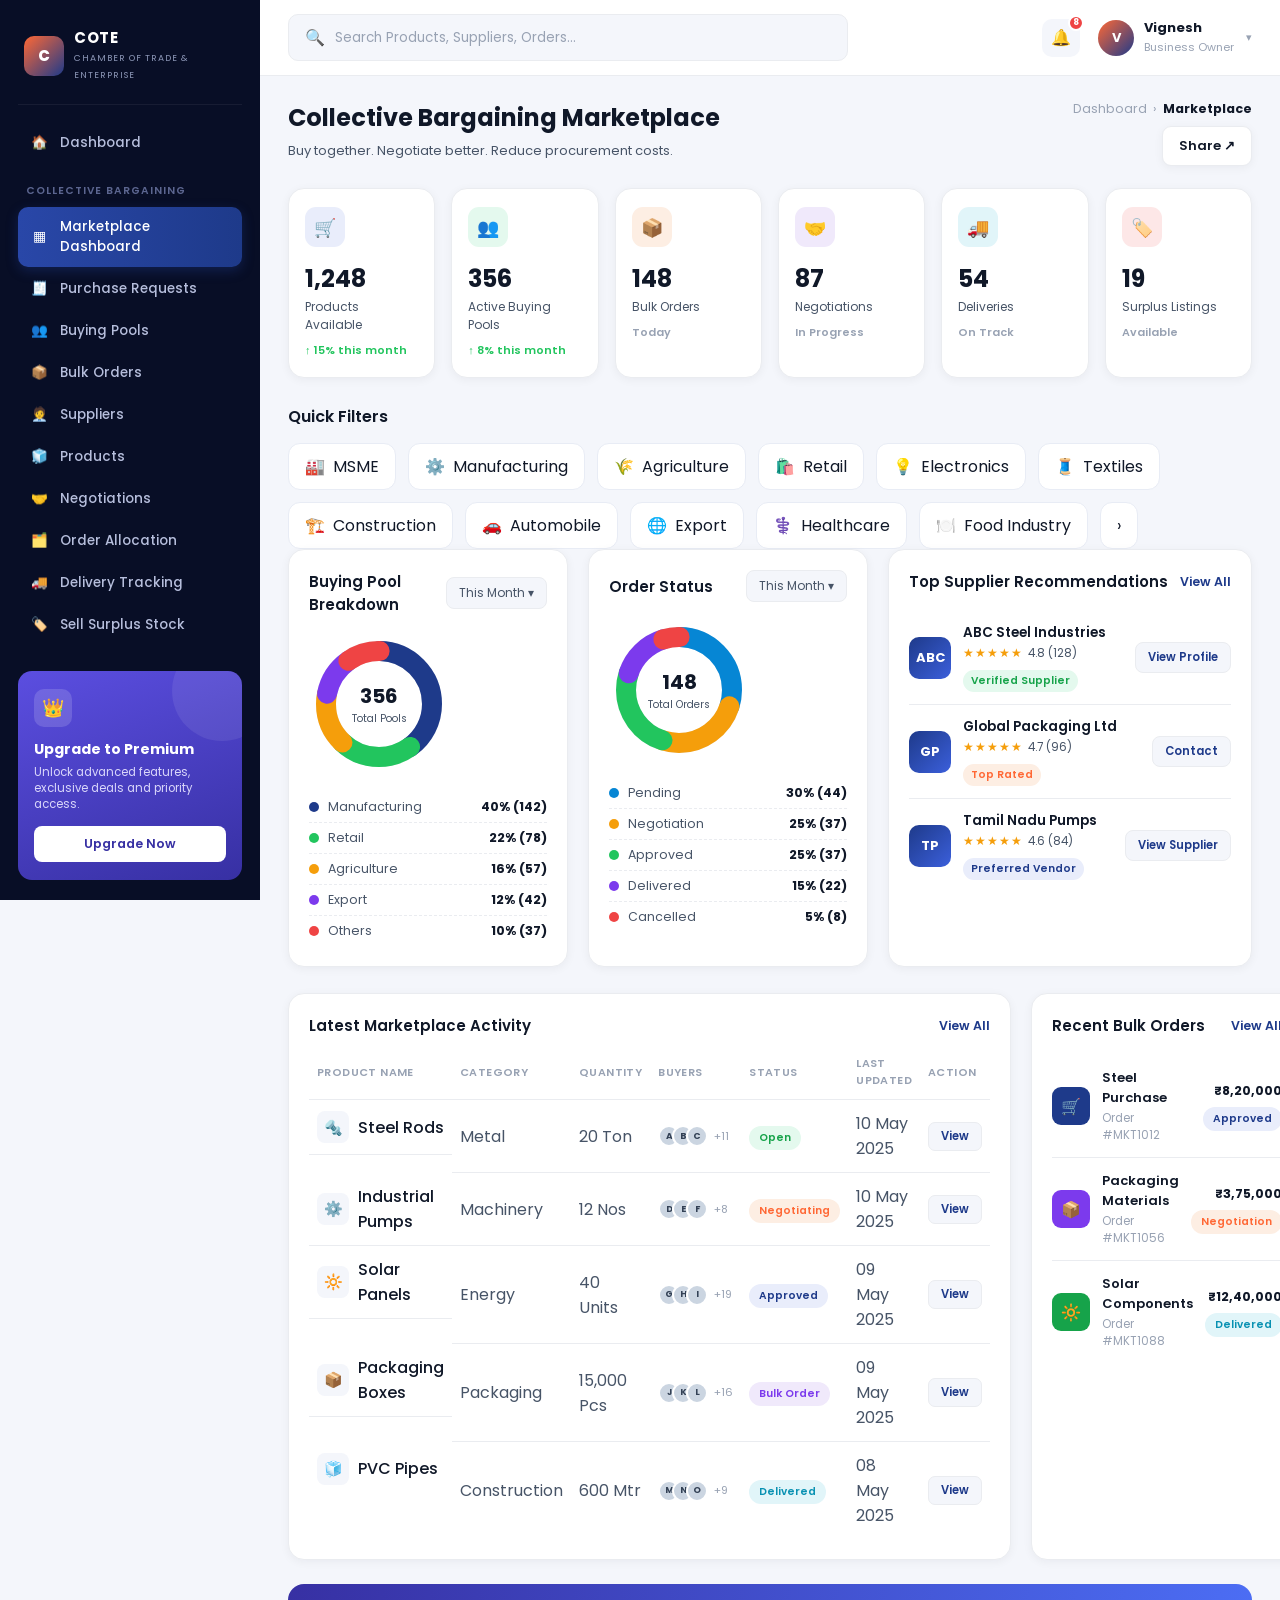
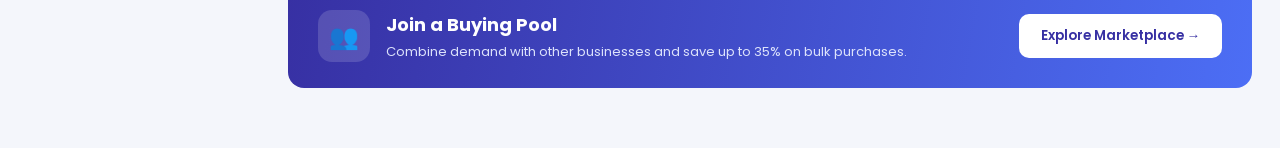
<file: marketplace-dashboard.html>
<!DOCTYPE html>
<html lang="en">
<head>
<meta charset="UTF-8">
<meta name="viewport" content="width=device-width, initial-scale=1.0">
<title>CoTE — Collective Bargaining Marketplace</title>
<link rel="preconnect" href="https://fonts.googleapis.com">
<link href="https://fonts.googleapis.com/css2?family=Poppins:wght@400;500;600;700;800&display=swap" rel="stylesheet">
<style>
  :root{
    --primary:#1E3A8A;
    --secondary:#FF6835;
    --success:#22C55E;
    --warning:#F59E0B;
    --danger:#EF4444;
    --purple:#7C3AED;
    --teal:#0891B2;
    --navy-darker:#080E26;
    --bg:#F4F6FB;
    --card:#FFFFFF;
    --text-dark:#101828;
    --text-mid:#475467;
    --text-soft:#98A2B3;
    --border:#EAECF0;
    --radius:16px;
    --shadow:0 2px 10px rgba(16,24,40,0.05);
    --shadow-lg:0 8px 24px rgba(16,24,40,0.08);
  }
  *{margin:0;padding:0;box-sizing:border-box;}
  body{font-family:'Poppins',sans-serif;background:var(--bg);color:var(--text-dark);-webkit-font-smoothing:antialiased;}
  a{text-decoration:none;color:inherit;}
  ul{list-style:none;}
  button{font-family:inherit;cursor:pointer;border:none;background:none;}

  .app{display:grid;grid-template-columns:260px 1fr;min-height:100vh;}

  /* Sidebar */
  .sidebar{
    background:var(--navy-darker);color:#CBD5E1;padding:24px 18px 20px;
    display:flex;flex-direction:column;position:sticky;top:0;height:100vh;
    overflow-y:auto;z-index:100;transition:transform .3s ease;
  }
  .sidebar::-webkit-scrollbar{width:5px;}
  .sidebar::-webkit-scrollbar-thumb{background:#232C4A;border-radius:10px;}
  .brand{
    display:flex;align-items:center;gap:10px;
    padding:6px 6px 22px;
    border-bottom:1px solid rgba(255,255,255,0.06);
    margin-bottom:18px;
  }
  .brand .logo-mark{
    width:40px;height:40px;border-radius:10px;
    background:linear-gradient(135deg,#FF6835,#1E3A8A);
    display:flex;align-items:center;justify-content:center;
    font-weight:800;color:#fff;font-size:15px;letter-spacing:.5px;
    flex-shrink:0;
  }
  .brand .brand-text{line-height:1.1;}
  .brand .brand-text b{display:block;font-size:15px;color:#fff;letter-spacing:.5px;}
  .brand .brand-text span{font-size:9px;color:#8B95B5;letter-spacing:1px;text-transform:uppercase;}

  .nav-group-label{font-size:10.5px;letter-spacing:1px;color:#5C6690;font-weight:600;margin:18px 8px 8px;text-transform:uppercase;}
  .nav-item{
    display:flex;align-items:center;gap:12px;padding:10px 12px;border-radius:10px;
    font-size:13.5px;font-weight:500;color:#B6BEDC;margin-bottom:2px;
    transition:background .15s, color .15s;
  }
  .nav-item .ic{width:18px;height:18px;flex-shrink:0;display:flex;align-items:center;justify-content:center;}
  .nav-item:hover{background:rgba(255,255,255,0.05);color:#fff;}
  .nav-item.active{
    background:linear-gradient(90deg,#2947A8,#1E3A8A);color:#fff;
    box-shadow:0 4px 12px rgba(30,58,138,0.4);
  }
  .upgrade-card{
    margin-top:auto;background:linear-gradient(160deg,#5B4EE0,#3730A3);
    border-radius:14px;padding:18px 16px;color:#fff;position:relative;overflow:hidden;
  }
  .upgrade-card::after{content:"";position:absolute;top:-30px;right:-30px;width:100px;height:100px;border-radius:50%;background:rgba(255,255,255,0.08);}
  .upgrade-card .crown{width:38px;height:38px;border-radius:10px;background:rgba(255,255,255,0.15);display:flex;align-items:center;justify-content:center;margin-bottom:12px;font-size:18px;}
  .upgrade-card h4{font-size:14px;margin-bottom:4px;}
  .upgrade-card p{font-size:11.5px;color:#D9D6FA;line-height:1.4;margin-bottom:14px;}
  .upgrade-card button{background:#fff;color:#3730A3;font-weight:600;font-size:12.5px;padding:9px 14px;border-radius:8px;width:100%;}

  /* Main */
  .main{min-width:0;}
  .topbar{
    background:var(--card);border-bottom:1px solid var(--border);
    padding:14px 28px;display:flex;align-items:center;gap:16px;position:sticky;top:0;z-index:50;
  }
  .hamburger{display:none;width:38px;height:38px;border-radius:10px;background:var(--bg);align-items:center;justify-content:center;flex-shrink:0;font-size:16px;}
  .search-box{flex:1;display:flex;align-items:center;gap:10px;background:var(--bg);border:1px solid var(--border);border-radius:10px;padding:10px 16px;max-width:560px;}
  .search-box input{border:none;background:transparent;outline:none;font-size:13.5px;width:100%;color:var(--text-dark);font-family:inherit;}
  .search-box input::placeholder{color:var(--text-soft);}
  .topbar-right{display:flex;align-items:center;gap:18px;margin-left:auto;}
  .bell{position:relative;width:38px;height:38px;border-radius:10px;background:var(--bg);display:flex;align-items:center;justify-content:center;}
  .bell .dot{position:absolute;top:-4px;right:-4px;background:var(--danger);color:#fff;font-size:9px;font-weight:700;width:16px;height:16px;border-radius:50%;display:flex;align-items:center;justify-content:center;border:2px solid #fff;}
  .profile{display:flex;align-items:center;gap:10px;}
  .profile .avatar{width:36px;height:36px;border-radius:50%;background:linear-gradient(135deg,#FF6835,#1E3A8A);display:flex;align-items:center;justify-content:center;color:#fff;font-weight:700;font-size:13px;}
  .profile .who{line-height:1.2;}
  .profile .who b{font-size:13px;display:block;}
  .profile .who span{font-size:11px;color:var(--text-soft);}
  .profile .chev{color:var(--text-soft);font-size:11px;margin-left:2px;}

  .content{padding:24px 28px 60px;}
  .page-head{display:flex;justify-content:space-between;align-items:flex-start;margin-bottom:22px;gap:16px;flex-wrap:wrap;}
  .page-head h1{font-size:24px;font-weight:700;margin-bottom:6px;}
  .page-head p{font-size:13px;color:var(--text-mid);}
  .breadcrumb{font-size:12.5px;color:var(--text-soft);margin-bottom:8px;text-align:right;}
  .breadcrumb b{color:var(--text-dark);}
  .share-btn{display:inline-flex;align-items:center;gap:8px;background:var(--card);border:1px solid var(--border);padding:9px 16px;border-radius:9px;font-size:13px;font-weight:600;color:var(--text-dark);box-shadow:var(--shadow);}
  .head-right{display:flex;flex-direction:column;align-items:flex-end;}

  /* Stat cards */
  .stats-grid{display:grid;grid-template-columns:repeat(6,1fr);gap:16px;margin-bottom:26px;}
  .stat-card{background:var(--card);border-radius:var(--radius);padding:18px 16px;box-shadow:var(--shadow);border:1px solid var(--border);transition:transform .15s, box-shadow .15s;}
  .stat-card:hover{transform:translateY(-3px);box-shadow:var(--shadow-lg);}
  .stat-icon{width:40px;height:40px;border-radius:11px;display:flex;align-items:center;justify-content:center;font-size:18px;margin-bottom:14px;}
  .stat-card h2{font-size:24px;font-weight:700;margin-bottom:2px;}
  .stat-card p.label{font-size:12px;color:var(--text-mid);margin-bottom:8px;}
  .stat-trend{font-size:11px;font-weight:600;display:flex;align-items:center;gap:4px;}
  .stat-trend.up{color:var(--success);}
  .stat-trend.neutral{color:var(--text-soft);}

  .bg-blue{background:#E9EDFB;color:#1E3A8A;}
  .bg-green{background:#E4F9EE;color:#16A34A;}
  .bg-orange{background:#FDEEE3;color:#FF6835;}
  .bg-purple{background:#F0E9FB;color:#7C3AED;}
  .bg-teal{background:#E1F5F9;color:#0891B2;}
  .bg-red{background:#FDE7E7;color:#EF4444;}

  /* Quick filters */
  .section-title{font-size:16px;font-weight:600;margin-bottom:14px;}
  /* .filters-row{display:flex;gap:10px;overflow-x:auto;padding-bottom:6px;margin-bottom:26px;scrollbar-width:none;}
  .filters-row::-webkit-scrollbar{display:none;}
  .filter-chip{display:flex;align-items:center;gap:8px;background:var(--card);border:1px solid var(--border);padding:10px 16px;border-radius:10px;font-size:13px;font-weight:500;white-space:nowrap;flex-shrink:0;box-shadow:var(--shadow);}
  .filter-chip .fic{font-size:15px;} */
.filters-row{
    display:flex;
    flex-wrap:wrap;
    gap:12px;
}

.filter-chip{
    display:flex;
    align-items:center;
    gap:8px;
    padding:10px 16px;
    background:#fff;
    border:1px solid #E8ECF5;
    border-radius:12px;
    cursor:pointer;
    transition:.3s;
}

.filter-chip:hover{
    background:#1E3A8A;
    color:#fff;
}
  /* Charts + suppliers row */
  .charts-row{display:grid;grid-template-columns:1fr 1fr 1.3fr;gap:20px;margin-bottom:26px;}
  .panel{background:var(--card);border-radius:var(--radius);border:1px solid var(--border);box-shadow:var(--shadow);padding:20px;}
  .panel-head{display:flex;justify-content:space-between;align-items:center;margin-bottom:18px;}
  .panel-head h3{font-size:15px;font-weight:600;}
  .dropdown-pill{font-size:12px;color:var(--text-mid);background:var(--bg);border:1px solid var(--border);padding:6px 12px;border-radius:8px;display:flex;align-items:center;gap:6px;white-space:nowrap;}
  .panel-link{font-size:12.5px;font-weight:600;color:var(--primary);}

  .donut-wrap{display:flex;align-items:center;gap:18px;flex-wrap:wrap;}
  .donut-svg-holder{position:relative;flex-shrink:0;width:140px;height:140px;}
  .donut-center{position:absolute;inset:0;display:flex;flex-direction:column;align-items:center;justify-content:center;}
  .donut-center b{font-size:20px;}
  .donut-center span{font-size:10.5px;color:var(--text-mid);}
  .legend{flex:1;min-width:150px;}
  .legend-item{display:flex;align-items:center;justify-content:space-between;font-size:12.5px;padding:6px 0;border-bottom:1px dashed var(--border);}
  .legend-item:last-child{border-bottom:none;}
  .legend-item .dot-lbl{display:flex;align-items:center;gap:9px;color:var(--text-mid);}
  .legend-item .dot{width:10px;height:10px;border-radius:50%;flex-shrink:0;}
  .legend-item b{color:var(--text-dark);}

  /* Supplier recommendations */
  .supplier-item{display:flex;align-items:center;gap:12px;padding:12px 0;border-bottom:1px solid var(--border);}
  .supplier-item:last-child{border-bottom:none;}
  .supplier-avatar{width:42px;height:42px;border-radius:10px;background:linear-gradient(135deg,#1E3A8A,#3B5FDB);color:#fff;display:flex;align-items:center;justify-content:center;font-weight:700;font-size:13px;flex-shrink:0;}
  .supplier-body{flex:1;min-width:0;}
  .supplier-body .name{font-size:13.5px;font-weight:600;margin-bottom:2px;}
  .supplier-rating{font-size:11.5px;color:var(--text-mid);display:flex;align-items:center;gap:5px;margin-bottom:4px;}
  .supplier-rating .stars{color:#F59E0B;letter-spacing:1px;}
  .supplier-tag{font-size:10.5px;font-weight:600;padding:3px 8px;border-radius:12px;display:inline-block;}
  .tag-verified{background:#E4F9EE;color:#16A34A;}
  .tag-toprated{background:#FDEEE3;color:#FF6835;}
  .tag-preferred{background:#E9EDFB;color:#1E3A8A;}
  .supplier-action{
    font-size:11.5px;font-weight:600;color:var(--primary);border:1px solid var(--border);
    padding:6px 12px;border-radius:8px;white-space:nowrap;flex-shrink:0;background:var(--bg);
  }

  /* Bottom 3-col: table + bulk orders + deliveries */
  .bottom-row{display:grid;grid-template-columns:1.6fr 1fr 1fr;gap:20px;margin-bottom:24px;}
table{
    width:100%;
    border-collapse:collapse;
    min-width:unset;
}
  thead th{text-align:left;font-size:11px;text-transform:uppercase;letter-spacing:.4px;color:var(--text-soft);font-weight:600;padding:0 8px 10px;border-bottom:1px solid var(--border);}
  tbody td{padding:11px 8px;border-bottom:1px solid var(--border);color:var(--text-mid);vertical-align:middle;}
  tbody tr:last-child td{border-bottom:none;}
  tbody td.prod{display:flex;align-items:center;gap:9px;color:var(--text-dark);font-weight:500;}
  .prod-thumb{width:32px;height:32px;border-radius:8px;background:var(--bg);display:flex;align-items:center;justify-content:center;font-size:15px;flex-shrink:0;}
  .buyers-stack{display:flex;align-items:center;}
  .buyer-avatar{width:22px;height:22px;border-radius:50%;background:#CBD5E1;border:2px solid #fff;margin-left:-8px;font-size:9px;display:flex;align-items:center;justify-content:center;color:#334155;font-weight:700;}
  .buyer-avatar:first-child{margin-left:0;}
  .buyer-more{font-size:11px;color:var(--text-soft);margin-left:6px;}
  .status-pill{font-size:10.5px;font-weight:600;padding:4px 10px;border-radius:20px;display:inline-block;white-space:nowrap;}
  .status-open{background:#E4F9EE;color:#16A34A;}
  .status-negotiating{background:#FDEEE3;color:#FF6835;}
  .status-approved{background:#E9EDFB;color:#1E3A8A;}
  .status-bulk{background:#F0E9FB;color:#7C3AED;}
  .status-delivered{background:#E1F5F9;color:#0891B2;}
  .view-link{font-size:11.5px;font-weight:600;color:var(--primary);border:1px solid var(--border);padding:5px 12px;border-radius:7px;background:var(--bg);white-space:nowrap;}
  .table-scroll{overflow-x:auto;}

  .order-item{display:flex;align-items:center;gap:12px;padding:13px 0;border-bottom:1px solid var(--border);}
  .order-item:last-child{border-bottom:none;}
  .order-ic{width:38px;height:38px;border-radius:9px;flex-shrink:0;display:flex;align-items:center;justify-content:center;font-size:16px;color:#fff;}
  .order-body{flex:1;min-width:0;}
  .order-body .t{font-size:13px;font-weight:600;margin-bottom:2px;}
  .order-body .d{font-size:11.5px;color:var(--text-soft);}
  .order-right{text-align:right;flex-shrink:0;}
  .order-right .amt{font-size:12.5px;font-weight:700;margin-bottom:4px;}
  .order-right .eta{font-size:11px;color:var(--text-soft);}

  .delivery-item{display:flex;align-items:center;gap:12px;padding:13px 0;border-bottom:1px solid var(--border);}
  .delivery-item:last-child{border-bottom:none;}
  .delivery-ic{width:38px;height:38px;border-radius:9px;flex-shrink:0;display:flex;align-items:center;justify-content:center;font-size:16px;background:#F0E9FB;color:#7C3AED;}
  .delivery-body{flex:1;min-width:0;}
  .delivery-body .t{font-size:13px;font-weight:600;margin-bottom:2px;}
  .delivery-body .d{font-size:11.5px;color:var(--text-soft);}
  .delivery-right{text-align:right;flex-shrink:0;}
  .delivery-right .eta-lbl{font-size:10px;color:var(--text-soft);margin-bottom:2px;}
  .delivery-right .eta-val{font-size:12px;font-weight:600;color:var(--secondary);}

  /* Bottom banner */
  .cta-banner{
    background:linear-gradient(100deg,#3730A3,#4C6EF5);
    border-radius:var(--radius);
    padding:26px 30px;
    display:flex;align-items:center;justify-content:space-between;gap:20px;
    color:#fff;flex-wrap:wrap;
  }
  .cta-left{display:flex;align-items:center;gap:16px;}
  .cta-ic{width:52px;height:52px;border-radius:14px;background:rgba(255,255,255,0.15);display:flex;align-items:center;justify-content:center;font-size:24px;flex-shrink:0;}
  .cta-left h3{font-size:18px;margin-bottom:4px;}
  .cta-left p{font-size:13px;color:#DCE2FB;}
  .cta-btn{background:#fff;color:#3730A3;font-weight:600;font-size:13.5px;padding:12px 22px;border-radius:10px;display:flex;align-items:center;gap:8px;white-space:nowrap;}

  .overlay{display:none;position:fixed;inset:0;background:rgba(8,14,38,0.5);z-index:90;}
  .overlay.show{display:block;}

  /* Responsive */
  @media (max-width: 1240px){
    .stats-grid{grid-template-columns:repeat(3,1fr);}
    .charts-row{grid-template-columns:1fr 1fr;}
    .charts-row .panel:nth-child(3){grid-column:1 / -1;}
  }
  @media (max-width: 980px){
    .bottom-row{grid-template-columns:1fr;}
    .charts-row{grid-template-columns:1fr;}
    .charts-row .panel:nth-child(3){grid-column:auto;}
  }
  @media (max-width: 860px){
    .app{grid-template-columns:1fr;}
    .sidebar{position:fixed;left:0;top:0;width:260px;transform:translateX(-100%);box-shadow:0 0 40px rgba(0,0,0,0.3);}
    .sidebar.open{transform:translateX(0);}
    .hamburger{display:flex;}
    .search-box{max-width:none;}
  }
  @media (max-width: 640px){
    .stats-grid{grid-template-columns:repeat(2,1fr);}
    .content{padding:18px 14px 50px;}
    .topbar{padding:12px 14px;gap:10px;}
    .page-head{flex-direction:column;}
    .head-right{align-items:flex-start;width:100%;}
    .breadcrumb{text-align:left;}
    .profile .who{display:none;}
    .donut-wrap{justify-content:center;}
    .page-head h1{font-size:20px;}
    .cta-banner{flex-direction:column;align-items:flex-start;}
    .cta-btn{width:100%;justify-content:center;}
  }
  @media (max-width: 420px){
    .stats-grid{grid-template-columns:1fr 1fr;}
    .stat-card h2{font-size:20px;}
    .filters-row{
    grid-template-columns:1fr;
}
  }
  @media (max-width:640px){

    .stats-grid{
        grid-template-columns:repeat(2,1fr);
    }
    .filters-row{
    display:grid;
    grid-template-columns:repeat(2,1fr);
    gap:12px;
}

.filter-chip{
    width:100%;
    justify-content:center;
    padding:14px 10px;
    text-align:center;
    border-radius:14px;
    font-size:14px;
}

.filter-chip .fic{
    font-size:18px;
}

/* Hide the arrow card on mobile */
.filter-chip:last-child{
    display:none;
}
    .content{
        padding:18px 14px 50px;
    }

    .topbar{
        padding:12px 14px;
        gap:10px;
    }

    .page-head{
        flex-direction:column;
    }

    .head-right{
        align-items:flex-start;
        width:100%;
    }

    .breadcrumb{
        text-align:left;
    }

    .profile .who{
        display:none;
    }

    .donut-wrap{
        justify-content:center;
    }

    .page-head h1{
        font-size:20px;
    }

    .cta-banner{
        flex-direction:column;
        align-items:flex-start;
    }

    .cta-btn{
        width:100%;
        justify-content:center;
    }

    /* ===== Table -> Card ===== */

    .table-wrap{
        overflow:visible;
    }

    table,
    thead,
    tbody,
    tr,
    th,
    td{
        display:block;
        width:100%;
    }

    thead{
        display:none;
    }

    tbody tr{
        background:#fff;
        border:1px solid #e7ebf5;
        border-radius:14px;
        padding:16px;
        margin-bottom:16px;
        box-shadow:0 4px 15px rgba(0,0,0,.06);
    }

    tbody td{
        display:flex;
        justify-content:space-between;
        align-items:center;
        border:none;
        padding:8px 0;
        font-size:14px;
    }

    tbody td:nth-child(1)::before{content:"Project";}
    tbody td:nth-child(2)::before{content:"Collaborator";}
    tbody td:nth-child(3)::before{content:"Industry";}
    tbody td:nth-child(4)::before{content:"Progress";}
    tbody td:nth-child(5)::before{content:"Meeting";}
    tbody td:nth-child(6)::before{content:"Status";}

    tbody td::before{
        font-weight:600;
        color:#666;
    }

    .proj-cell{
        justify-content:flex-end;
        width:auto;
    }

    .progress-cell{
        width:65%;
    }

    table{
        min-width:100%;
    }

    body,
    .main,
    .content{
        overflow-x:hidden;
    }

}
</style>
</head>
<body>

<div class="overlay" id="overlay"></div>

<div class="app">

  <!-- SIDEBAR -->
   <aside class="sidebar" id="sidebar">
    <div class="brand">
      <div class="logo-mark">C</div>
      <div class="brand-text">
        <b>COTE</b>
        <span>Chamber of Trade &amp; Enterprise</span>
      </div>
    </div>

    <a class="nav-item" href="#"><span class="ic">🏠</span> Dashboard</a>

    <div class="nav-group-label">Collective Bargaining</div>
    <a class="nav-item active" href="#"><span class="ic">▦</span> Marketplace Dashboard</a>
    <a class="nav-item" href="#"><span class="ic">🧾</span> Purchase Requests</a>
    <a class="nav-item" href="#"><span class="ic">👥</span> Buying Pools</a>
    <a class="nav-item" href="#"><span class="ic">📦</span> Bulk Orders</a>
    <a class="nav-item" href="#"><span class="ic">🧑‍💼</span> Suppliers</a>
    <a class="nav-item" href="#"><span class="ic">🧊</span> Products</a>
    <a class="nav-item" href="#"><span class="ic">🤝</span> Negotiations</a>
    <a class="nav-item" href="#"><span class="ic">🗂️</span> Order Allocation</a>
    <a class="nav-item" href="#"><span class="ic">🚚</span> Delivery Tracking</a>
    <a class="nav-item" href="#"><span class="ic">🏷️</span> Sell Surplus Stock</a>

    <div class="upgrade-card">
      <div class="crown">👑</div>
      <h4>Upgrade to Premium</h4>
      <p>Unlock advanced features, exclusive deals and priority access.</p>
      <button>Upgrade Now</button>
    </div>
  </aside>

  <!-- MAIN -->
  <div class="main">
    <header class="topbar">
      <button class="hamburger" id="hamburger">☰</button>
      <div class="search-box">
        <span>🔍</span>
        <input type="text" placeholder="Search Products, Suppliers, Orders...">
      </div>
      <div class="topbar-right">
        <div class="bell">🔔<span class="dot">8</span></div>
        <div class="profile">
          <div class="avatar">V</div>
          <div class="who"><b>Vignesh</b><span>Business Owner</span></div>
          <span class="chev">▾</span>
        </div>
      </div>
    </header>

    <div class="content">

      <div class="page-head">
        <div>
          <h1>Collective Bargaining Marketplace</h1>
          <p>Buy together. Negotiate better. Reduce procurement costs.</p>
        </div>
        <div class="head-right">
          <div class="breadcrumb">Dashboard &nbsp;›&nbsp; <b>Marketplace</b></div>
          <button class="share-btn">Share ↗</button>
        </div>
      </div>

      <!-- Stat cards -->
      <div class="stats-grid">
        <div class="stat-card">
          <div class="stat-icon bg-blue">🛒</div>
          <h2>1,248</h2>
          <p class="label">Products Available</p>
          <div class="stat-trend up">↑ 15% this month</div>
        </div>
        <div class="stat-card">
          <div class="stat-icon bg-green">👥</div>
          <h2>356</h2>
          <p class="label">Active Buying Pools</p>
          <div class="stat-trend up">↑ 8% this month</div>
        </div>
        <div class="stat-card">
          <div class="stat-icon bg-orange">📦</div>
          <h2>148</h2>
          <p class="label">Bulk Orders</p>
          <div class="stat-trend neutral">Today</div>
        </div>
        <div class="stat-card">
          <div class="stat-icon bg-purple">🤝</div>
          <h2>87</h2>
          <p class="label">Negotiations</p>
          <div class="stat-trend neutral">In Progress</div>
        </div>
        <div class="stat-card">
          <div class="stat-icon bg-teal">🚚</div>
          <h2>54</h2>
          <p class="label">Deliveries</p>
          <div class="stat-trend neutral">On Track</div>
        </div>
        <div class="stat-card">
          <div class="stat-icon bg-red">🏷️</div>
          <h2>19</h2>
          <p class="label">Surplus Listings</p>
          <div class="stat-trend neutral">Available</div>
        </div>
      </div>

      <!-- Quick filters -->
      <div class="section-title">Quick Filters</div>
      <div class="filters-row">
        <div class="filter-chip"><span class="fic">🏭</span> MSME</div>
        <div class="filter-chip"><span class="fic">⚙️</span> Manufacturing</div>
        <div class="filter-chip"><span class="fic">🌾</span> Agriculture</div>
        <div class="filter-chip"><span class="fic">🛍️</span> Retail</div>
        <div class="filter-chip"><span class="fic">💡</span> Electronics</div>
        <div class="filter-chip"><span class="fic">🧵</span> Textiles</div>
        <div class="filter-chip"><span class="fic">🏗️</span> Construction</div>
        <div class="filter-chip"><span class="fic">🚗</span> Automobile</div>
        <div class="filter-chip"><span class="fic">🌐</span> Export</div>
        <div class="filter-chip"><span class="fic">⚕️</span> Healthcare</div>
        <div class="filter-chip"><span class="fic">🍽️</span> Food Industry</div>
        <div class="filter-chip">›</div>
      </div>

      <!-- Charts + Suppliers -->
      <div class="charts-row">
        <div class="panel">
          <div class="panel-head">
            <h3>Buying Pool Breakdown</h3>
            <div class="dropdown-pill">This Month ▾</div>
          </div>
          <div class="donut-wrap">
            <div class="donut-svg-holder">
              <svg viewBox="0 0 42 42" width="140" height="140">
                <circle cx="21" cy="21" r="15.9" fill="transparent" stroke="#EAECF0" stroke-width="6"></circle>
                <circle cx="21" cy="21" r="15.9" fill="transparent" stroke="#1E3A8A" stroke-width="6" stroke-dasharray="40 60" stroke-dashoffset="25" stroke-linecap="round"></circle>
                <circle cx="21" cy="21" r="15.9" fill="transparent" stroke="#22C55E" stroke-width="6" stroke-dasharray="22 78" stroke-dashoffset="-15" stroke-linecap="round"></circle>
                <circle cx="21" cy="21" r="15.9" fill="transparent" stroke="#F59E0B" stroke-width="6" stroke-dasharray="16 84" stroke-dashoffset="-37" stroke-linecap="round"></circle>
                <circle cx="21" cy="21" r="15.9" fill="transparent" stroke="#7C3AED" stroke-width="6" stroke-dasharray="12 88" stroke-dashoffset="-53" stroke-linecap="round"></circle>
                <circle cx="21" cy="21" r="15.9" fill="transparent" stroke="#EF4444" stroke-width="6" stroke-dasharray="10 90" stroke-dashoffset="-65" stroke-linecap="round"></circle>
              </svg>
              <div class="donut-center"><b>356</b><span>Total Pools</span></div>
            </div>
            <div class="legend">
              <div class="legend-item"><span class="dot-lbl"><span class="dot" style="background:#1E3A8A"></span>Manufacturing</span><b>40% (142)</b></div>
              <div class="legend-item"><span class="dot-lbl"><span class="dot" style="background:#22C55E"></span>Retail</span><b>22% (78)</b></div>
              <div class="legend-item"><span class="dot-lbl"><span class="dot" style="background:#F59E0B"></span>Agriculture</span><b>16% (57)</b></div>
              <div class="legend-item"><span class="dot-lbl"><span class="dot" style="background:#7C3AED"></span>Export</span><b>12% (42)</b></div>
              <div class="legend-item"><span class="dot-lbl"><span class="dot" style="background:#EF4444"></span>Others</span><b>10% (37)</b></div>
            </div>
          </div>
        </div>

        <div class="panel">
          <div class="panel-head">
            <h3>Order Status</h3>
            <div class="dropdown-pill">This Month ▾</div>
          </div>
          <div class="donut-wrap">
            <div class="donut-svg-holder">
              <svg viewBox="0 0 42 42" width="140" height="140">
                <circle cx="21" cy="21" r="15.9" fill="transparent" stroke="#EAECF0" stroke-width="6"></circle>
                <circle cx="21" cy="21" r="15.9" fill="transparent" stroke="#0686D4" stroke-width="6" stroke-dasharray="30 70" stroke-dashoffset="25" stroke-linecap="round"></circle>
                <circle cx="21" cy="21" r="15.9" fill="transparent" stroke="#F59E0B" stroke-width="6" stroke-dasharray="25 75" stroke-dashoffset="-5" stroke-linecap="round"></circle>
                <circle cx="21" cy="21" r="15.9" fill="transparent" stroke="#22C55E" stroke-width="6" stroke-dasharray="25 75" stroke-dashoffset="-30" stroke-linecap="round"></circle>
                <circle cx="21" cy="21" r="15.9" fill="transparent" stroke="#7C3AED" stroke-width="6" stroke-dasharray="15 85" stroke-dashoffset="-55" stroke-linecap="round"></circle>
                <circle cx="21" cy="21" r="15.9" fill="transparent" stroke="#EF4444" stroke-width="6" stroke-dasharray="5 95" stroke-dashoffset="-70" stroke-linecap="round"></circle>
              </svg>
              <div class="donut-center"><b>148</b><span>Total Orders</span></div>
            </div>
            <div class="legend">
              <div class="legend-item"><span class="dot-lbl"><span class="dot" style="background:#0686D4"></span>Pending</span><b>30% (44)</b></div>
              <div class="legend-item"><span class="dot-lbl"><span class="dot" style="background:#F59E0B"></span>Negotiation</span><b>25% (37)</b></div>
              <div class="legend-item"><span class="dot-lbl"><span class="dot" style="background:#22C55E"></span>Approved</span><b>25% (37)</b></div>
              <div class="legend-item"><span class="dot-lbl"><span class="dot" style="background:#7C3AED"></span>Delivered</span><b>15% (22)</b></div>
              <div class="legend-item"><span class="dot-lbl"><span class="dot" style="background:#EF4444"></span>Cancelled</span><b>5% (8)</b></div>
            </div>
          </div>
        </div>

        <div class="panel">
          <div class="panel-head">
            <h3>Top Supplier Recommendations</h3>
            <a class="panel-link" href="#">View All</a>
          </div>

          <div class="supplier-item">
            <div class="supplier-avatar">ABC</div>
            <div class="supplier-body">
              <div class="name">ABC Steel Industries</div>
              <div class="supplier-rating"><span class="stars">★★★★★</span> 4.8 (128)</div>
              <span class="supplier-tag tag-verified">Verified Supplier</span>
            </div>
            <button class="supplier-action">View Profile</button>
          </div>

          <div class="supplier-item">
            <div class="supplier-avatar">GP</div>
            <div class="supplier-body">
              <div class="name">Global Packaging Ltd</div>
              <div class="supplier-rating"><span class="stars">★★★★★</span> 4.7 (96)</div>
              <span class="supplier-tag tag-toprated">Top Rated</span>
            </div>
            <button class="supplier-action">Contact</button>
          </div>

          <div class="supplier-item">
            <div class="supplier-avatar">TP</div>
            <div class="supplier-body">
              <div class="name">Tamil Nadu Pumps</div>
              <div class="supplier-rating"><span class="stars">★★★★★</span> 4.6 (84)</div>
              <span class="supplier-tag tag-preferred">Preferred Vendor</span>
            </div>
            <button class="supplier-action">View Supplier</button>
          </div>
        </div>
      </div>

      <!-- Table + orders + deliveries -->
      <div class="bottom-row">
        <div class="panel">
          <div class="panel-head">
            <h3>Latest Marketplace Activity</h3>
            <a class="panel-link" href="#">View All</a>
          </div>
          <div class="table-scroll">
          <table>
            <thead>
              <tr><th>Product Name</th><th>Category</th><th>Quantity</th><th>Buyers</th><th>Status</th><th>Last Updated</th><th>Action</th></tr>
            </thead>
            <tbody>
              <tr>
                <td class="prod"><span class="prod-thumb">🔩</span> Steel Rods</td>
                <td>Metal</td><td>20 Ton</td>
                <td><div class="buyers-stack"><span class="buyer-avatar">A</span><span class="buyer-avatar">B</span><span class="buyer-avatar">C</span><span class="buyer-more">+11</span></div></td>
                <td><span class="status-pill status-open">Open</span></td>
                <td>10 May 2025</td>
                <td><button class="view-link">View</button></td>
              </tr>
              <tr>
                <td class="prod"><span class="prod-thumb">⚙️</span> Industrial Pumps</td>
                <td>Machinery</td><td>12 Nos</td>
                <td><div class="buyers-stack"><span class="buyer-avatar">D</span><span class="buyer-avatar">E</span><span class="buyer-avatar">F</span><span class="buyer-more">+8</span></div></td>
                <td><span class="status-pill status-negotiating">Negotiating</span></td>
                <td>10 May 2025</td>
                <td><button class="view-link">View</button></td>
              </tr>
              <tr>
                <td class="prod"><span class="prod-thumb">🔆</span> Solar Panels</td>
                <td>Energy</td><td>40 Units</td>
                <td><div class="buyers-stack"><span class="buyer-avatar">G</span><span class="buyer-avatar">H</span><span class="buyer-avatar">I</span><span class="buyer-more">+19</span></div></td>
                <td><span class="status-pill status-approved">Approved</span></td>
                <td>09 May 2025</td>
                <td><button class="view-link">View</button></td>
              </tr>
              <tr>
                <td class="prod"><span class="prod-thumb">📦</span> Packaging Boxes</td>
                <td>Packaging</td><td>15,000 Pcs</td>
                <td><div class="buyers-stack"><span class="buyer-avatar">J</span><span class="buyer-avatar">K</span><span class="buyer-avatar">L</span><span class="buyer-more">+16</span></div></td>
                <td><span class="status-pill status-bulk">Bulk Order</span></td>
                <td>09 May 2025</td>
                <td><button class="view-link">View</button></td>
              </tr>
              <tr>
                <td class="prod"><span class="prod-thumb">🧊</span> PVC Pipes</td>
                <td>Construction</td><td>600 Mtr</td>
                <td><div class="buyers-stack"><span class="buyer-avatar">M</span><span class="buyer-avatar">N</span><span class="buyer-avatar">O</span><span class="buyer-more">+9</span></div></td>
                <td><span class="status-pill status-delivered">Delivered</span></td>
                <td>08 May 2025</td>
                <td><button class="view-link">View</button></td>
              </tr>
            </tbody>
          </table>
          </div>
        </div>

        <div class="panel">
          <div class="panel-head">
            <h3>Recent Bulk Orders</h3>
            <a class="panel-link" href="#">View All</a>
          </div>
          <div class="order-item">
            <div class="order-ic" style="background:#1E3A8A;">🛒</div>
            <div class="order-body">
              <div class="t">Steel Purchase</div>
              <div class="d">Order #MKT1012</div>
            </div>
            <div class="order-right"><div class="amt">₹8,20,000</div><span class="status-pill status-approved">Approved</span></div>
          </div>
          <div class="order-item">
            <div class="order-ic" style="background:#7C3AED;">📦</div>
            <div class="order-body">
              <div class="t">Packaging Materials</div>
              <div class="d">Order #MKT1056</div>
            </div>
            <div class="order-right"><div class="amt">₹3,75,000</div><span class="status-pill status-negotiating">Negotiation</span></div>
          </div>
          <div class="order-item">
            <div class="order-ic" style="background:#16A34A;">🔆</div>
            <div class="order-body">
              <div class="t">Solar Components</div>
              <div class="d">Order #MKT1088</div>
            </div>
            <div class="order-right"><div class="amt">₹12,40,000</div><span class="status-pill status-delivered">Delivered</span></div>
          </div>
        </div>

        <!-- <div class="panel">
          <div class="panel-head">
            <h3>Upcoming Deliveries</h3>
            <a class="panel-link" href="#">View All</a>
          </div>
          <div class="delivery-item">
            <div class="delivery-ic">🚚</div>
            <div class="delivery-body">
              <div class="t">Order #MKT1024</div>
              <div class="d">Steel Rods</div>
            </div>
            <div class="delivery-right"><div class="eta-lbl">ETA</div><div class="eta-val">Tomorrow</div></div>
          </div>
          <div class="delivery-item">
            <div class="delivery-ic">🚚</div>
            <div class="delivery-body">
              <div class="t">Order #MKT1056</div>
              <div class="d">Industrial Pumps</div>
            </div>
            <div class="delivery-right"><div class="eta-lbl">ETA</div><div class="eta-val">2 Days</div></div>
          </div>
          <div class="delivery-item">
            <div class="delivery-ic">🚚</div>
            <div class="delivery-body">
              <div class="t">Order #MKT1088</div>
              <div class="d">Solar Panels</div>
            </div>
            <div class="delivery-right"><div class="eta-lbl">ETA</div><div class="eta-val">4 Days</div></div>
          </div>
        </div> -->
      </div>

      <!-- Bottom CTA banner -->
      <div class="cta-banner">
        <div class="cta-left">
          <div class="cta-ic">👥</div>
          <div>
            <h3>Join a Buying Pool</h3>
            <p>Combine demand with other businesses and save up to 35% on bulk purchases.</p>
          </div>
        </div>
        <button class="cta-btn">Explore Marketplace →</button>
      </div>

    </div>
  </div>
</div>

<script>
  const sidebar = document.getElementById('sidebar');
  const hamburger = document.getElementById('hamburger');
  const overlay = document.getElementById('overlay');

  function openSidebar(){ sidebar.classList.add('open'); overlay.classList.add('show'); }
  function closeSidebar(){ sidebar.classList.remove('open'); overlay.classList.remove('show'); }

  hamburger.addEventListener('click', () => {
    sidebar.classList.contains('open') ? closeSidebar() : openSidebar();
  });
  overlay.addEventListener('click', closeSidebar);

  window.addEventListener('resize', () => {
    if(window.innerWidth > 860) closeSidebar();
  });

  document.querySelectorAll('.nav-item').forEach(item=>{
    item.addEventListener('click', ()=>{
      if(window.innerWidth <= 860) closeSidebar();
    });
  });
</script>

</body>
</html>
</file>
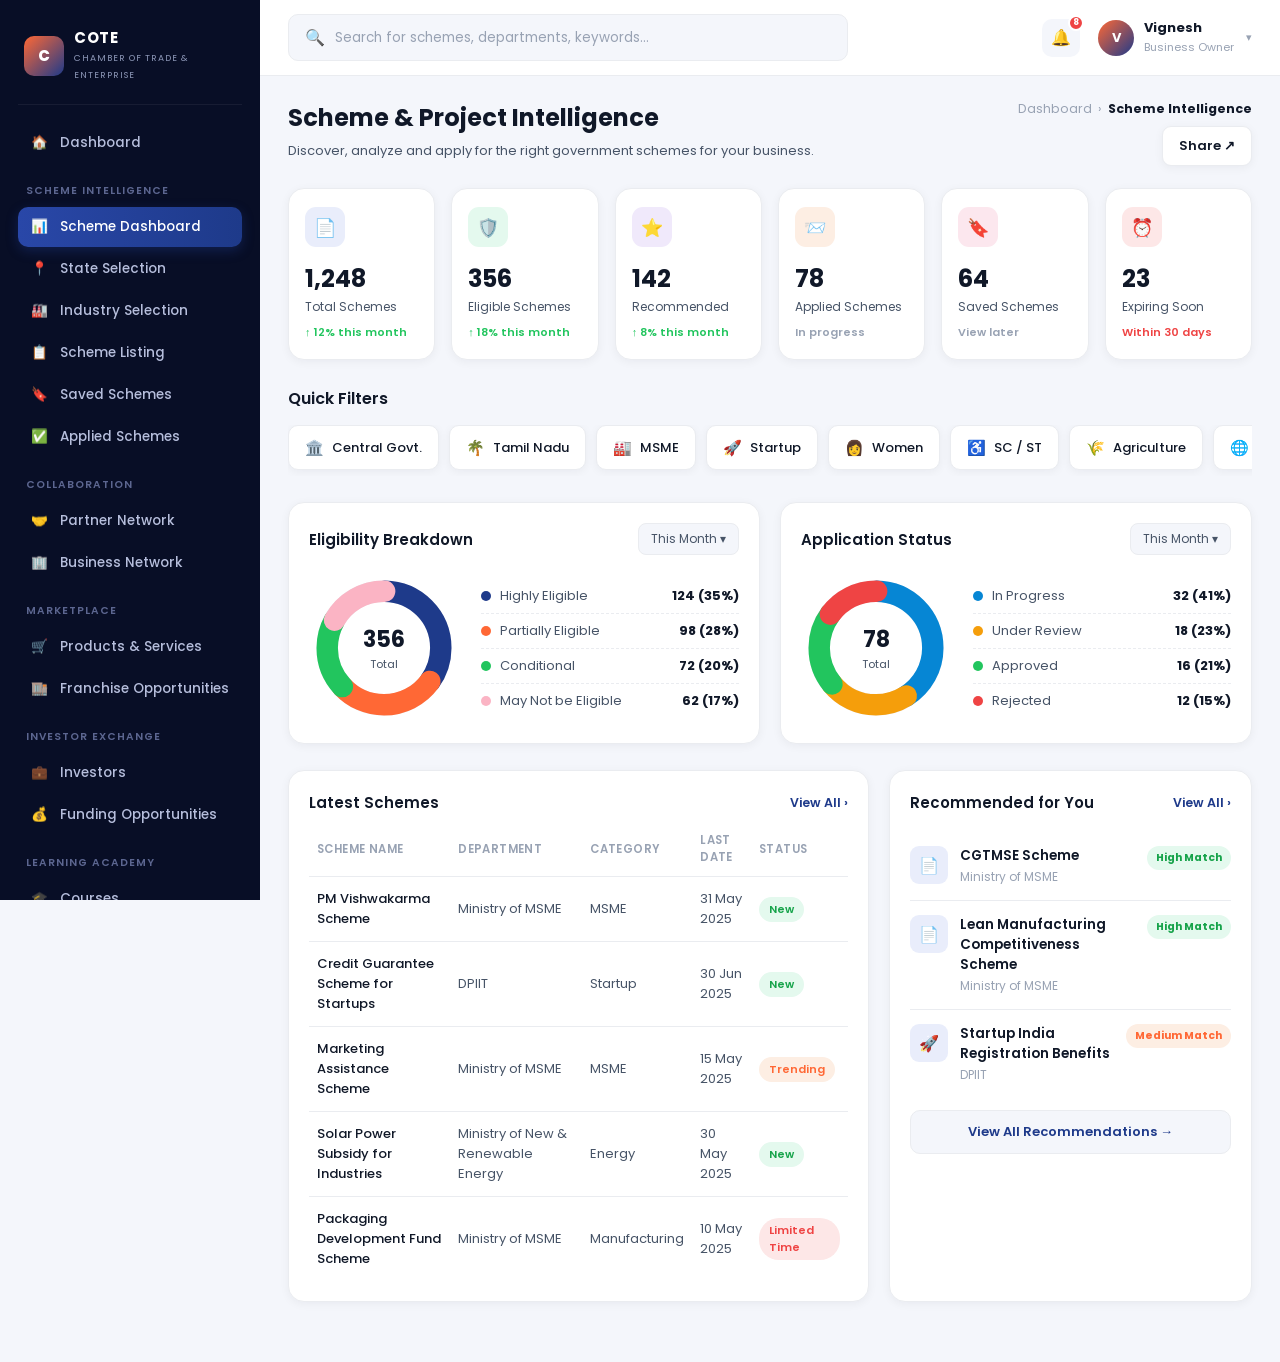
<file: scheme-dashboard.html>
<!DOCTYPE html>
<html lang="en">
<head>
<meta charset="UTF-8">
<meta name="viewport" content="width=device-width, initial-scale=1.0">
<title>CoTE — Scheme & Project Intelligence</title>
<link rel="preconnect" href="https://fonts.googleapis.com">
<link href="https://fonts.googleapis.com/css2?family=Poppins:wght@400;500;600;700;800&display=swap" rel="stylesheet">
<style>
  :root{
    --primary:#1E3A8A;
    --secondary:#FF6835;
    --success:#22C55E;
    --warning:#F59E0B;
    --danger:#EF4444;
    --info:#0686D4;
    --navy-dark:#0B1436;
    --navy-darker:#080E26;
    --bg:#F4F6FB;
    --card:#FFFFFF;
    --text-dark:#101828;
    --text-mid:#475467;
    --text-soft:#98A2B3;
    --border:#EAECF0;
    --radius:16px;
    --shadow:0 2px 10px rgba(16,24,40,0.05);
    --shadow-lg:0 8px 24px rgba(16,24,40,0.08);
  }
  *{margin:0;padding:0;box-sizing:border-box;}
  body{
    font-family:'Poppins',sans-serif;
    background:var(--bg);
    color:var(--text-dark);
    -webkit-font-smoothing:antialiased;
  }
  a{text-decoration:none;color:inherit;}
  ul{list-style:none;}
  button{font-family:inherit;cursor:pointer;border:none;background:none;}

  /* ===== Layout ===== */
  .app{
    display:grid;
    grid-template-columns:260px 1fr;
    min-height:100vh;
  }

  /* ===== Sidebar ===== */
  .sidebar{
    background:var(--navy-darker);
    color:#CBD5E1;
    padding:24px 18px 20px;
    display:flex;
    flex-direction:column;
    position:sticky;
    top:0;
    height:100vh;
    overflow-y:auto;
    z-index:100;
    transition:transform .3s ease;
  }
  .sidebar::-webkit-scrollbar{width:5px;}
  .sidebar::-webkit-scrollbar-thumb{background:#232C4A;border-radius:10px;}

  .brand{
    display:flex;align-items:center;gap:10px;
    padding:6px 6px 22px;
    border-bottom:1px solid rgba(255,255,255,0.06);
    margin-bottom:18px;
  }
  .brand .logo-mark{
    width:40px;height:40px;border-radius:10px;
    background:linear-gradient(135deg,#FF6835,#1E3A8A);
    display:flex;align-items:center;justify-content:center;
    font-weight:800;color:#fff;font-size:15px;letter-spacing:.5px;
    flex-shrink:0;
  }
  .brand .brand-text{line-height:1.1;}
  .brand .brand-text b{display:block;font-size:15px;color:#fff;letter-spacing:.5px;}
  .brand .brand-text span{font-size:9px;color:#8B95B5;letter-spacing:1px;text-transform:uppercase;}

  .nav-group-label{
    font-size:10.5px;
    letter-spacing:1px;
    color:#5C6690;
    font-weight:600;
    margin:18px 8px 8px;
    text-transform:uppercase;
  }
  .nav-item{
    display:flex;align-items:center;gap:12px;
    padding:10px 12px;
    border-radius:10px;
    font-size:13.5px;
    font-weight:500;
    color:#B6BEDC;
    margin-bottom:2px;
    transition:background .15s, color .15s;
  }
  .nav-item .ic{
    width:18px;height:18px;flex-shrink:0;
    display:flex;align-items:center;justify-content:center;
  }
  .nav-item:hover{background:rgba(255,255,255,0.05);color:#fff;}
  .nav-item.active{
    background:linear-gradient(90deg,#2947A8,#1E3A8A);
    color:#fff;
    box-shadow:0 4px 12px rgba(30,58,138,0.4);
  }

  .upgrade-card{
    margin-top:auto;
    background:linear-gradient(160deg,#5B4EE0,#3730A3);
    border-radius:14px;
    padding:18px 16px;
    text-align:left;
    color:#fff;
    position:relative;
    overflow:hidden;
  }
  .upgrade-card::after{
    content:"";
    position:absolute;top:-30px;right:-30px;
    width:100px;height:100px;border-radius:50%;
    background:rgba(255,255,255,0.08);
  }
  .upgrade-card .crown{
    width:38px;height:38px;border-radius:10px;
    background:rgba(255,255,255,0.15);
    display:flex;align-items:center;justify-content:center;
    margin-bottom:12px;font-size:18px;
  }
  .upgrade-card h4{font-size:14px;margin-bottom:4px;}
  .upgrade-card p{font-size:11.5px;color:#D9D6FA;line-height:1.4;margin-bottom:14px;}
  .upgrade-card button{
    background:#fff;color:#3730A3;font-weight:600;
    font-size:12.5px;padding:9px 14px;border-radius:8px;width:100%;
  }

  /* ===== Main ===== */
  .main{min-width:0;}
  .topbar{
    background:var(--card);
    border-bottom:1px solid var(--border);
    padding:14px 28px;
    display:flex;align-items:center;gap:16px;
    position:sticky;top:0;z-index:50;
  }
  .hamburger{
    display:none;
    width:38px;height:38px;border-radius:10px;
    background:var(--bg);
    align-items:center;justify-content:center;
    flex-shrink:0;
  }
  .search-box{
    flex:1;
    display:flex;align-items:center;gap:10px;
    background:var(--bg);
    border:1px solid var(--border);
    border-radius:10px;
    padding:10px 16px;
    max-width:560px;
  }
  .search-box input{
    border:none;background:transparent;outline:none;
    font-size:13.5px;width:100%;color:var(--text-dark);
    font-family:inherit;
  }
  .search-box input::placeholder{color:var(--text-soft);}
  .topbar-right{
    display:flex;align-items:center;gap:18px;margin-left:auto;
  }
  .bell{
    position:relative;width:38px;height:38px;border-radius:10px;
    background:var(--bg);display:flex;align-items:center;justify-content:center;
  }
  .bell .dot{
    position:absolute;top:-4px;right:-4px;
    background:var(--danger);color:#fff;font-size:9px;font-weight:700;
    width:16px;height:16px;border-radius:50%;
    display:flex;align-items:center;justify-content:center;
    border:2px solid #fff;
  }
  .profile{display:flex;align-items:center;gap:10px;}
  .profile img,.profile .avatar{
    width:36px;height:36px;border-radius:50%;object-fit:cover;
    background:linear-gradient(135deg,#FF6835,#1E3A8A);
    display:flex;align-items:center;justify-content:center;
    color:#fff;font-weight:700;font-size:13px;
  }
  .profile .who{line-height:1.2;}
  .profile .who b{font-size:13px;display:block;}
  .profile .who span{font-size:11px;color:var(--text-soft);}
  .profile .chev{color:var(--text-soft);font-size:11px;margin-left:2px;}

  .content{padding:24px 28px 60px;}

  .page-head{
    display:flex;justify-content:space-between;align-items:flex-start;
    margin-bottom:22px;gap:16px;flex-wrap:wrap;
  }
  .page-head h1{font-size:24px;font-weight:700;margin-bottom:6px;}
  .page-head p{font-size:13px;color:var(--text-mid);}
  .breadcrumb{font-size:12.5px;color:var(--text-soft);margin-bottom:8px;text-align:right;}
  .breadcrumb b{color:var(--text-dark);}
  .share-btn{
    display:inline-flex;align-items:center;gap:8px;
    background:var(--card);border:1px solid var(--border);
    padding:9px 16px;border-radius:9px;font-size:13px;font-weight:600;
    color:var(--text-dark);box-shadow:var(--shadow);
  }
  .head-right{display:flex;flex-direction:column;align-items:flex-end;}

  /* Stat cards */
  .stats-grid{
    display:grid;
    grid-template-columns:repeat(6,1fr);
    gap:16px;
    margin-bottom:26px;
  }
  .stat-card{
    background:var(--card);
    border-radius:var(--radius);
    padding:18px 16px;
    box-shadow:var(--shadow);
    border:1px solid var(--border);
    transition:transform .15s, box-shadow .15s;
  }
  .stat-card:hover{transform:translateY(-3px);box-shadow:var(--shadow-lg);}
  .stat-icon{
    width:40px;height:40px;border-radius:11px;
    display:flex;align-items:center;justify-content:center;
    font-size:18px;margin-bottom:14px;
  }
  .stat-card h2{font-size:24px;font-weight:700;margin-bottom:2px;}
  .stat-card p.label{font-size:12px;color:var(--text-mid);margin-bottom:8px;}
  .stat-trend{font-size:11px;font-weight:600;display:flex;align-items:center;gap:4px;}
  .stat-trend.up{color:var(--success);}
  .stat-trend.neutral{color:var(--text-soft);}
  .stat-trend.danger{color:var(--danger);}

  .bg-blue{background:#E9EDFB;color:#1E3A8A;}
  .bg-green{background:#E4F9EE;color:#16A34A;}
  .bg-purple{background:#F0E9FB;color:#7C3AED;}
  .bg-orange{background:#FDEEE3;color:#FF6835;}
  .bg-pink{background:#FCE7EE;color:#DB2777;}
  .bg-red{background:#FDE7E7;color:#EF4444;}

  /* Quick filters */
  .section-title{font-size:16px;font-weight:600;margin-bottom:14px;}
  .filters-row{
    display:flex;gap:10px;overflow-x:auto;padding-bottom:6px;margin-bottom:26px;
    scrollbar-width:none;
  }
  .filters-row::-webkit-scrollbar{display:none;}
  .filter-chip{
    display:flex;align-items:center;gap:8px;
    background:var(--card);border:1px solid var(--border);
    padding:10px 16px;border-radius:10px;font-size:13px;font-weight:500;
    white-space:nowrap;flex-shrink:0;box-shadow:var(--shadow);
  }
  .filter-chip .fic{font-size:15px;}
  /* ===== Quick Filters Mobile ===== */

  /* Two-col charts */
  .charts-row{
    display:grid;grid-template-columns:1fr 1fr;gap:20px;margin-bottom:26px;
  }
  .panel{
    background:var(--card);border-radius:var(--radius);
    border:1px solid var(--border);box-shadow:var(--shadow);
    padding:20px;
  }
  .panel-head{
    display:flex;justify-content:space-between;align-items:center;margin-bottom:18px;
  }
  .panel-head h3{font-size:15px;font-weight:600;}
  .dropdown-pill{
    font-size:12px;color:var(--text-mid);
    background:var(--bg);border:1px solid var(--border);
    padding:6px 12px;border-radius:8px;display:flex;align-items:center;gap:6px;
  }
  .donut-wrap{display:flex;align-items:center;gap:22px;flex-wrap:wrap;}
  .donut-svg-holder{position:relative;flex-shrink:0;width:150px;height:150px;}
  .donut-center{
    position:absolute;inset:0;display:flex;flex-direction:column;
    align-items:center;justify-content:center;
  }
  .donut-center b{font-size:22px;}
  .donut-center span{font-size:11px;color:var(--text-mid);}
  .legend{flex:1;min-width:180px;}
  .legend-item{
    display:flex;align-items:center;justify-content:space-between;
    font-size:13px;padding:7px 0;border-bottom:1px dashed var(--border);
  }
  .legend-item:last-child{border-bottom:none;}
  .legend-item .dot-lbl{display:flex;align-items:center;gap:9px;color:var(--text-mid);}
  .legend-item .dot{width:10px;height:10px;border-radius:50%;flex-shrink:0;}
  .legend-item b{color:var(--text-dark);}

  /* Bottom two-col: table + recommendations */
  .bottom-row{
    display:grid;grid-template-columns:1.6fr 1fr;gap:20px;
  }
  .panel-link{font-size:12.5px;font-weight:600;color:var(--primary);}

  table{width:100%;border-collapse:collapse;font-size:13px;}
  thead th{
    text-align:left;font-size:11.5px;text-transform:uppercase;letter-spacing:.4px;
    color:var(--text-soft);font-weight:600;padding:0 8px 10px;
    border-bottom:1px solid var(--border);
  }
  tbody td{padding:12px 8px;border-bottom:1px solid var(--border);color:var(--text-mid);}
  tbody tr:last-child td{border-bottom:none;}
  tbody td.name{color:var(--text-dark);font-weight:500;}
  .status-pill{
    font-size:11px;font-weight:600;padding:4px 10px;border-radius:20px;display:inline-block;
  }
  .status-new{background:#E4F9EE;color:#16A34A;}
  .status-trending{background:#FDEEE3;color:#FF6835;}
  .status-limited{background:#FDE7E7;color:#EF4444;}

 .table-scroll{
    overflow:hidden;
}

  .reco-item{
    display:flex;gap:12px;padding:14px 0;border-bottom:1px solid var(--border);
  }
  .reco-item:last-of-type{border-bottom:none;}
  .reco-ic{
    width:38px;height:38px;border-radius:9px;flex-shrink:0;
    background:#E9EDFB;color:#1E3A8A;
    display:flex;align-items:center;justify-content:center;font-size:16px;
  }
  .reco-body{flex:1;min-width:0;}
  .reco-body .t{font-size:13.5px;font-weight:600;margin-bottom:2px;}
  .reco-body .d{font-size:12px;color:var(--text-soft);}
  .match-pill{
    font-size:10.5px;font-weight:700;padding:4px 9px;border-radius:14px;
    white-space:nowrap;height:fit-content;
  }
  .match-high{background:#E4F9EE;color:#16A34A;}
  .match-med{background:#FDEEE3;color:#FF6835;}
  .view-all-btn{
    width:100%;margin-top:12px;padding:11px;border-radius:10px;
    border:1px solid var(--border);font-size:13px;font-weight:600;
    color:var(--primary);display:flex;align-items:center;justify-content:center;gap:6px;
    background:var(--bg);
  }

  /* Overlay for mobile sidebar */
  .overlay{
    display:none;position:fixed;inset:0;background:rgba(8,14,38,0.5);z-index:90;
  }
  .overlay.show{display:block;}

  /* ===== Responsive ===== */
  @media (max-width: 1180px){
    .stats-grid{grid-template-columns:repeat(3,1fr);}
  }
  @media (max-width: 980px){
    .charts-row{grid-template-columns:1fr;}
    .bottom-row{grid-template-columns:1fr;}
  }
  @media (max-width: 860px){
    .app{grid-template-columns:1fr;}
    .sidebar{
      position:fixed;left:0;top:0;width:260px;
      transform:translateX(-100%);
      box-shadow:0 0 40px rgba(0,0,0,0.3);
    }
    .sidebar.open{transform:translateX(0);}
    .hamburger{display:flex;}
    .search-box{max-width:none;}
  }
  @media (max-width: 640px){
    .stats-grid{grid-template-columns:repeat(2,1fr);}
    .content{padding:18px 14px 50px;}
    .topbar{padding:12px 14px;gap:10px;}
    .page-head{flex-direction:column;}
    .head-right{align-items:flex-start;width:100%;}
    .breadcrumb{text-align:left;}
    .profile .who{display:none;}
    .search-box input{font-size:13px;}
    .donut-wrap{justify-content:center;}
    .page-head h1{font-size:20px;}
    /* ================= Latest Schemes ================= */
@media (max-width:640px){

.filters-row{
    display:grid;
    grid-template-columns:repeat(2,1fr);
    gap:12px;
}

.filter-chip{
    display:flex;
    align-items:center;
    justify-content:center;
    gap:8px;
    width:100%;
    min-height:55px;
    padding:14px 12px;
    text-align:center;

    /* Card Design */
    background:linear-gradient(135deg,#EEF4FF,#F8FAFF);
    border:1px solid #D6E4FF;
    border-radius:14px;
    box-shadow:0 4px 12px rgba(30,58,138,.08);

    color:#1E3A8A;
    font-size:14px;
    font-weight:600;

    transition:.3s;
}

.filter-chip .fic{
    font-size:18px;
}

.filter-chip:hover{
    background:linear-gradient(135deg,#1E3A8A,#3B82F6);
    color:#fff;
    transform:translateY(-2px);
}

.filter-chip:last-child{
    display:none;
}

}
.bottom-row{
    grid-template-columns:1fr;
    gap:18px;
}

.table-scroll{
    overflow:visible;
}

table{
    width:100%;
    min-width:unset;
}

table,
thead,
tbody,
tr,
th,
td{
    display:block;
    width:100%;
}

thead{
    display:none;
}

tbody tr{
    background:#fff;
    border:1px solid #E8ECF5;
    border-radius:14px;
    padding:16px;
    margin-bottom:16px;
    box-shadow:0 5px 18px rgba(0,0,0,.06);
}

tbody td{
    display:flex;
    justify-content:space-between;
    align-items:flex-start;
    gap:10px;
    border:none;
    padding:8px 0;
    white-space:normal;
    word-break:break-word;
}

tbody td::before{
    font-weight:600;
    color:#6B7280;
    min-width:110px;
}

tbody td:nth-child(1)::before{content:"Scheme";}
tbody td:nth-child(2)::before{content:"Department";}
tbody td:nth-child(3)::before{content:"Category";}
tbody td:nth-child(4)::before{content:"Last Date";}
tbody td:nth-child(5)::before{content:"Status";}

/* ================= Recommended ================= */

.reco-item{
    display:flex;
    flex-direction:column;
    align-items:flex-start;
    gap:10px;
    padding:16px;
}

.reco-body{
    width:100%;
}

.match-pill{
    align-self:flex-start;
}

.view-all-btn{
    width:100%;
    justify-content:center;
}
    .table-scroll{
    overflow:hidden;
}
  }
  @media (max-width: 420px){
    .stats-grid{grid-template-columns:1fr 1fr;}
    .stat-card h2{font-size:20px;}
    .filters-row{
    grid-template-columns:1fr;
}
  }
</style>
</head>
<body>

<div class="overlay" id="overlay"></div>

<div class="app">

  <!-- ===== SIDEBAR ===== -->
  <aside class="sidebar" id="sidebar">
    <div class="brand">
      <div class="logo-mark">C</div>
      <div class="brand-text">
        <b>COTE</b>
        <span>Chamber of Trade &amp; Enterprise</span>
      </div>
    </div>

    <a class="nav-item" href="#"><span class="ic">🏠</span> Dashboard</a>

    <div class="nav-group-label">Scheme Intelligence</div>
    <a class="nav-item active" href="#"><span class="ic">📊</span> Scheme Dashboard</a>
    <a class="nav-item" href="#"><span class="ic">📍</span> State Selection</a>
    <a class="nav-item" href="#"><span class="ic">🏭</span> Industry Selection</a>
    <a class="nav-item" href="#"><span class="ic">📋</span> Scheme Listing</a>
    <a class="nav-item" href="#"><span class="ic">🔖</span> Saved Schemes</a>
    <a class="nav-item" href="#"><span class="ic">✅</span> Applied Schemes</a>

    <div class="nav-group-label">Collaboration</div>
    <a class="nav-item" href="#"><span class="ic">🤝</span> Partner Network</a>
    <a class="nav-item" href="#"><span class="ic">🏢</span> Business Network</a>

    <div class="nav-group-label">Marketplace</div>
    <a class="nav-item" href="#"><span class="ic">🛒</span> Products &amp; Services</a>
    <a class="nav-item" href="#"><span class="ic">🏬</span> Franchise Opportunities</a>

    <div class="nav-group-label">Investor Exchange</div>
    <a class="nav-item" href="#"><span class="ic">💼</span> Investors</a>
    <a class="nav-item" href="#"><span class="ic">💰</span> Funding Opportunities</a>

    <div class="nav-group-label">Learning Academy</div>
    <a class="nav-item" href="#"><span class="ic">🎓</span> Courses</a>
    <a class="nav-item" href="#"><span class="ic">🧑‍🏫</span> Mentorship</a>

    <div class="upgrade-card">
      <div class="crown">👑</div>
      <h4>Upgrade to Premium</h4>
      <p>Unlock advanced filters, analytics and exclusive schemes.</p>
      <button>Upgrade Now</button>
    </div>
  </aside>

  <!-- ===== MAIN ===== -->
  <div class="main">
    <header class="topbar">
      <button class="hamburger" id="hamburger">☰</button>
      <div class="search-box">
        <span>🔍</span>
        <input type="text" placeholder="Search for schemes, departments, keywords...">
      </div>
      <div class="topbar-right">
        <div class="bell">🔔<span class="dot">8</span></div>
        <div class="profile">
          <div class="avatar">V</div>
          <div class="who"><b>Vignesh</b><span>Business Owner</span></div>
          <span class="chev">▾</span>
        </div>
      </div>
    </header>

    <div class="content">

      <div class="page-head">
        <div>
          <h1>Scheme &amp; Project Intelligence</h1>
          <p>Discover, analyze and apply for the right government schemes for your business.</p>
        </div>
        <div class="head-right">
          <div class="breadcrumb">Dashboard &nbsp;›&nbsp; <b>Scheme Intelligence</b></div>
          <button class="share-btn">Share ↗</button>
        </div>
      </div>

      <!-- Stat cards -->
      <div class="stats-grid">
        <div class="stat-card">
          <div class="stat-icon bg-blue">📄</div>
          <h2>1,248</h2>
          <p class="label">Total Schemes</p>
          <div class="stat-trend up">↑ 12% this month</div>
        </div>
        <div class="stat-card">
          <div class="stat-icon bg-green">🛡️</div>
          <h2>356</h2>
          <p class="label">Eligible Schemes</p>
          <div class="stat-trend up">↑ 18% this month</div>
        </div>
        <div class="stat-card">
          <div class="stat-icon bg-purple">⭐</div>
          <h2>142</h2>
          <p class="label">Recommended</p>
          <div class="stat-trend up">↑ 8% this month</div>
        </div>
        <div class="stat-card">
          <div class="stat-icon bg-orange">📨</div>
          <h2>78</h2>
          <p class="label">Applied Schemes</p>
          <div class="stat-trend neutral">In progress</div>
        </div>
        <div class="stat-card">
          <div class="stat-icon bg-pink">🔖</div>
          <h2>64</h2>
          <p class="label">Saved Schemes</p>
          <div class="stat-trend neutral">View later</div>
        </div>
        <div class="stat-card">
          <div class="stat-icon bg-red">⏰</div>
          <h2>23</h2>
          <p class="label">Expiring Soon</p>
          <div class="stat-trend danger">Within 30 days</div>
        </div>
      </div>

      <!-- Quick filters -->
      <div class="section-title">Quick Filters</div>
      <div class="filters-row">
        <div class="filter-chip"><span class="fic">🏛️</span> Central Govt.</div>
        <div class="filter-chip"><span class="fic">🌴</span> Tamil Nadu</div>
        <div class="filter-chip"><span class="fic">🏭</span> MSME</div>
        <div class="filter-chip"><span class="fic">🚀</span> Startup</div>
        <div class="filter-chip"><span class="fic">👩</span> Women</div>
        <div class="filter-chip"><span class="fic">♿</span> SC / ST</div>
        <div class="filter-chip"><span class="fic">🌾</span> Agriculture</div>
        <div class="filter-chip"><span class="fic">🌐</span> Export</div>
        <div class="filter-chip"><span class="fic">⚙️</span> Manufacturing</div>
        <div class="filter-chip">›</div>
      </div>

      <!-- Charts -->
      <div class="charts-row">
        <div class="panel">
          <div class="panel-head">
            <h3>Eligibility Breakdown</h3>
            <div class="dropdown-pill">This Month ▾</div>
          </div>
          <div class="donut-wrap">
            <div class="donut-svg-holder">
              <svg viewBox="0 0 42 42" width="150" height="150">
                <circle cx="21" cy="21" r="15.9" fill="transparent" stroke="#EAECF0" stroke-width="6"></circle>
                <circle cx="21" cy="21" r="15.9" fill="transparent" stroke="#1E3A8A" stroke-width="6"
                  stroke-dasharray="35 65" stroke-dashoffset="25" stroke-linecap="round"></circle>
                <circle cx="21" cy="21" r="15.9" fill="transparent" stroke="#FF6835" stroke-width="6"
                  stroke-dasharray="28 72" stroke-dashoffset="-10" stroke-linecap="round"></circle>
                <circle cx="21" cy="21" r="15.9" fill="transparent" stroke="#22C55E" stroke-width="6"
                  stroke-dasharray="20 80" stroke-dashoffset="-38" stroke-linecap="round"></circle>
                <circle cx="21" cy="21" r="15.9" fill="transparent" stroke="#FBB4C4" stroke-width="6"
                  stroke-dasharray="17 83" stroke-dashoffset="-58" stroke-linecap="round"></circle>
              </svg>
              <div class="donut-center"><b>356</b><span>Total</span></div>
            </div>
            <div class="legend">
              <div class="legend-item"><span class="dot-lbl"><span class="dot" style="background:#1E3A8A"></span>Highly Eligible</span><b>124 (35%)</b></div>
              <div class="legend-item"><span class="dot-lbl"><span class="dot" style="background:#FF6835"></span>Partially Eligible</span><b>98 (28%)</b></div>
              <div class="legend-item"><span class="dot-lbl"><span class="dot" style="background:#22C55E"></span>Conditional</span><b>72 (20%)</b></div>
              <div class="legend-item"><span class="dot-lbl"><span class="dot" style="background:#FBB4C4"></span>May Not be Eligible</span><b>62 (17%)</b></div>
            </div>
          </div>
        </div>

        <div class="panel">
          <div class="panel-head">
            <h3>Application Status</h3>
            <div class="dropdown-pill">This Month ▾</div>
          </div>
          <div class="donut-wrap">
            <div class="donut-svg-holder">
              <svg viewBox="0 0 42 42" width="150" height="150">
                <circle cx="21" cy="21" r="15.9" fill="transparent" stroke="#EAECF0" stroke-width="6"></circle>
                <circle cx="21" cy="21" r="15.9" fill="transparent" stroke="#0686D4" stroke-width="6"
                  stroke-dasharray="41 59" stroke-dashoffset="25" stroke-linecap="round"></circle>
                <circle cx="21" cy="21" r="15.9" fill="transparent" stroke="#F59E0B" stroke-width="6"
                  stroke-dasharray="23 77" stroke-dashoffset="-16" stroke-linecap="round"></circle>
                <circle cx="21" cy="21" r="15.9" fill="transparent" stroke="#22C55E" stroke-width="6"
                  stroke-dasharray="21 79" stroke-dashoffset="-39" stroke-linecap="round"></circle>
                <circle cx="21" cy="21" r="15.9" fill="transparent" stroke="#EF4444" stroke-width="6"
                  stroke-dasharray="15 85" stroke-dashoffset="-60" stroke-linecap="round"></circle>
              </svg>
              <div class="donut-center"><b>78</b><span>Total</span></div>
            </div>
            <div class="legend">
              <div class="legend-item"><span class="dot-lbl"><span class="dot" style="background:#0686D4"></span>In Progress</span><b>32 (41%)</b></div>
              <div class="legend-item"><span class="dot-lbl"><span class="dot" style="background:#F59E0B"></span>Under Review</span><b>18 (23%)</b></div>
              <div class="legend-item"><span class="dot-lbl"><span class="dot" style="background:#22C55E"></span>Approved</span><b>16 (21%)</b></div>
              <div class="legend-item"><span class="dot-lbl"><span class="dot" style="background:#EF4444"></span>Rejected</span><b>12 (15%)</b></div>
            </div>
          </div>
        </div>
      </div>

      <!-- Table + Recommendations -->
      <div class="bottom-row">
        <div class="panel">
          <div class="panel-head">
            <h3>Latest Schemes</h3>
            <a class="panel-link" href="#">View All ›</a>
          </div>
          <div class="table-scroll">
          <table>
            <thead>
              <tr><th>Scheme Name</th><th>Department</th><th>Category</th><th>Last Date</th><th>Status</th></tr>
            </thead>
            <tbody>
              <tr><td class="name">PM Vishwakarma Scheme</td><td>Ministry of MSME</td><td>MSME</td><td>31 May 2025</td><td><span class="status-pill status-new">New</span></td></tr>
              <tr><td class="name">Credit Guarantee Scheme for Startups</td><td>DPIIT</td><td>Startup</td><td>30 Jun 2025</td><td><span class="status-pill status-new">New</span></td></tr>
              <tr><td class="name">Marketing Assistance Scheme</td><td>Ministry of MSME</td><td>MSME</td><td>15 May 2025</td><td><span class="status-pill status-trending">Trending</span></td></tr>
              <tr><td class="name">Solar Power Subsidy for Industries</td><td>Ministry of New &amp; Renewable Energy</td><td>Energy</td><td>30 May 2025</td><td><span class="status-pill status-new">New</span></td></tr>
              <tr><td class="name">Packaging Development Fund Scheme</td><td>Ministry of MSME</td><td>Manufacturing</td><td>10 May 2025</td><td><span class="status-pill status-limited">Limited Time</span></td></tr>
            </tbody>
          </table>
          </div>
        </div>

        <div class="panel">
          <div class="panel-head">
            <h3>Recommended for You</h3>
            <a class="panel-link" href="#">View All ›</a>
          </div>

          <div class="reco-item">
            <div class="reco-ic">📄</div>
            <div class="reco-body">
              <div class="t">CGTMSE Scheme</div>
              <div class="d">Ministry of MSME</div>
            </div>
            <span class="match-pill match-high">High Match</span>
          </div>
          <div class="reco-item">
            <div class="reco-ic">📄</div>
            <div class="reco-body">
              <div class="t">Lean Manufacturing Competitiveness Scheme</div>
              <div class="d">Ministry of MSME</div>
            </div>
            <span class="match-pill match-high">High Match</span>
          </div>
          <div class="reco-item">
            <div class="reco-ic">🚀</div>
            <div class="reco-body">
              <div class="t">Startup India Registration Benefits</div>
              <div class="d">DPIIT</div>
            </div>
            <span class="match-pill match-med">Medium Match</span>
          </div>

          <button class="view-all-btn">View All Recommendations →</button>
        </div>
      </div>

    </div>
  </div>
</div>

<script>
  const sidebar = document.getElementById('sidebar');
  const hamburger = document.getElementById('hamburger');
  const overlay = document.getElementById('overlay');

  function openSidebar(){
    sidebar.classList.add('open');
    overlay.classList.add('show');
  }
  function closeSidebar(){
    sidebar.classList.remove('open');
    overlay.classList.remove('show');
  }

  hamburger.addEventListener('click', () => {
    sidebar.classList.contains('open') ? closeSidebar() : openSidebar();
  });
  overlay.addEventListener('click', closeSidebar);

  // Close sidebar automatically if resized to desktop width
  window.addEventListener('resize', () => {
    if(window.innerWidth > 860) closeSidebar();
  });

  // Close mobile sidebar after clicking a nav item
  document.querySelectorAll('.nav-item').forEach(item=>{
    item.addEventListener('click', ()=>{
      if(window.innerWidth <= 860) closeSidebar();
    });
  });
</script>

</body>
</html>
</file>
<file: style.css>
body{
    background:#f5f7fb;
    font-family:'Poppins',sans-serif;
}

/*========================*/

.module-section{

    background:linear-gradient(180deg,#f8fbff,#eef5ff);
}

.sub-title{

    background:#d8b56d;
    color:#fff;
    padding:8px 18px;
    border-radius:30px;
    font-size:14px;
    font-weight:600;
    letter-spacing:1px;
}

.section-title{

    margin-top:18px;
    font-size:38px;
    font-weight:700;
    color:#0b2350;
}

/*========================*/

.module-card{

    background:#fff;
    border-radius:22px;
    padding:30px;
    height:100%;

    position:relative;

    overflow:hidden;

    border:1px solid rgba(15,37,84,.08);

    transition:.4s;

    box-shadow:
    0 15px 40px rgba(0,0,0,.06);
}

.module-card:before{

    content:'';

    position:absolute;

    top:0;
    left:0;

    width:100%;
    height:6px;

    background:linear-gradient(90deg,#0c2d68,#d4a64a);
}

.module-card:hover{

    transform:translateY(-10px);

    box-shadow:0 25px 50px rgba(0,0,0,.12);
}

.icon-box{

    width:78px;
    height:78px;

    border-radius:50%;

    background:linear-gradient(135deg,#f5df9c,#c9962d);

    display:flex;

    justify-content:center;
    align-items:center;

    margin-bottom:22px;

    font-size:30px;

    color:#0d2d6d;

    transition:.4s;
}

.module-card:hover .icon-box{

    transform:rotate(12deg) scale(1.1);
}

.content h5{

    color:#0b2350;

    font-weight:700;

    margin-bottom:10px;
}

.content p{

    color:#6d7684;

    margin:0;

    line-height:28px;
}

/*============================*/
/* MOBILE DESIGN */
/*============================*/

@media(max-width:768px){

.module-card{

display:flex;

align-items:center;

padding:18px;

border-radius:18px;
}

.icon-box{

width:65px;
height:65px;

min-width:65px;

margin:0 18px 0 0;

font-size:24px;
}

.content h5{

font-size:18px;

margin-bottom:6px;
}

.content p{

font-size:14px;

line-height:24px;
}

.section-title{

font-size:28px;
}

}
</file>
